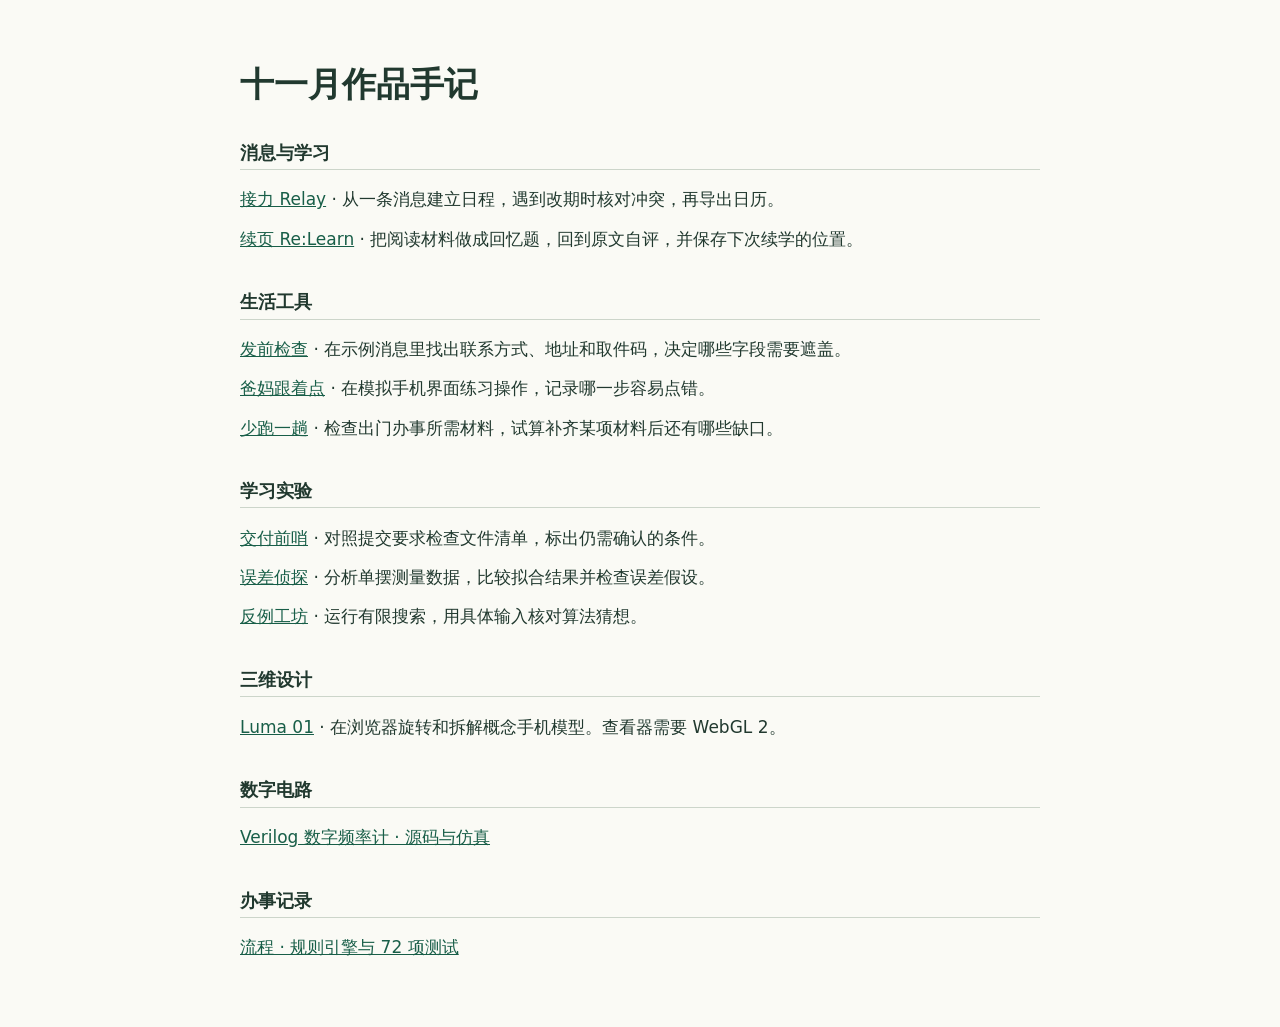
<file: index.html>
<!doctype html><html lang="zh-CN"><meta charset="utf-8"><meta name="viewport" content="width=device-width,initial-scale=1"><title>十一月作品手记</title><style>body{max-width:50rem;margin:4rem auto;padding:0 1.4rem;font:17px/1.75 system-ui,sans-serif;color:#21392f;background:#fafaf5}h1{line-height:1.2}h2{font-size:1.15rem;margin-top:2rem;border-bottom:1px solid #ccd5ca}a{color:#185e48}p{margin:.6rem 0}</style><main><h1>十一月作品手记</h1><h2>消息与学习</h2><p><a href="relay/index.html">接力 Relay</a> · 从一条消息建立日程，遇到改期时核对冲突，再导出日历。</p><p><a href="relearn/app/index.html">续页 Re:Learn</a> · 把阅读材料做成回忆题，回到原文自评，并保存下次续学的位置。</p><h2>生活工具</h2><p><a href="everyday/share.html">发前检查</a> · 在示例消息里找出联系方式、地址和取件码，决定哪些字段需要遮盖。</p><p><a href="everyday/guide.html">爸妈跟着点</a> · 在模拟手机界面练习操作，记录哪一步容易点错。</p><p><a href="everyday/trip.html">少跑一趟</a> · 检查出门办事所需材料，试算补齐某项材料后还有哪些缺口。</p><h2>学习实验</h2><p><a href="lab/delivery/index.html">交付前哨</a> · 对照提交要求检查文件清单，标出仍需确认的条件。</p><p><a href="lab/lab/index.html">误差侦探</a> · 分析单摆测量数据，比较拟合结果并检查误差假设。</p><p><a href="lab/counterexample/index.html">反例工坊</a> · 运行有限搜索，用具体输入核对算法猜想。</p><h2>三维设计</h2><p><a href="luma/Luma-01-viewer.html">Luma 01</a> · 在浏览器旋转和拆解概念手机模型。查看器需要 WebGL 2。</p><h2>数字电路</h2><a href="https://github.com/fuyoupeng2007/prototype-notebook/tree/main/frequency-meter">Verilog 数字频率计 · 源码与仿真</a><h2>办事记录</h2><a href="https://github.com/fuyoupeng2007/prototype-notebook/tree/main/xianqi">流程 · 规则引擎与 72 项测试</a></main></html>
</file>
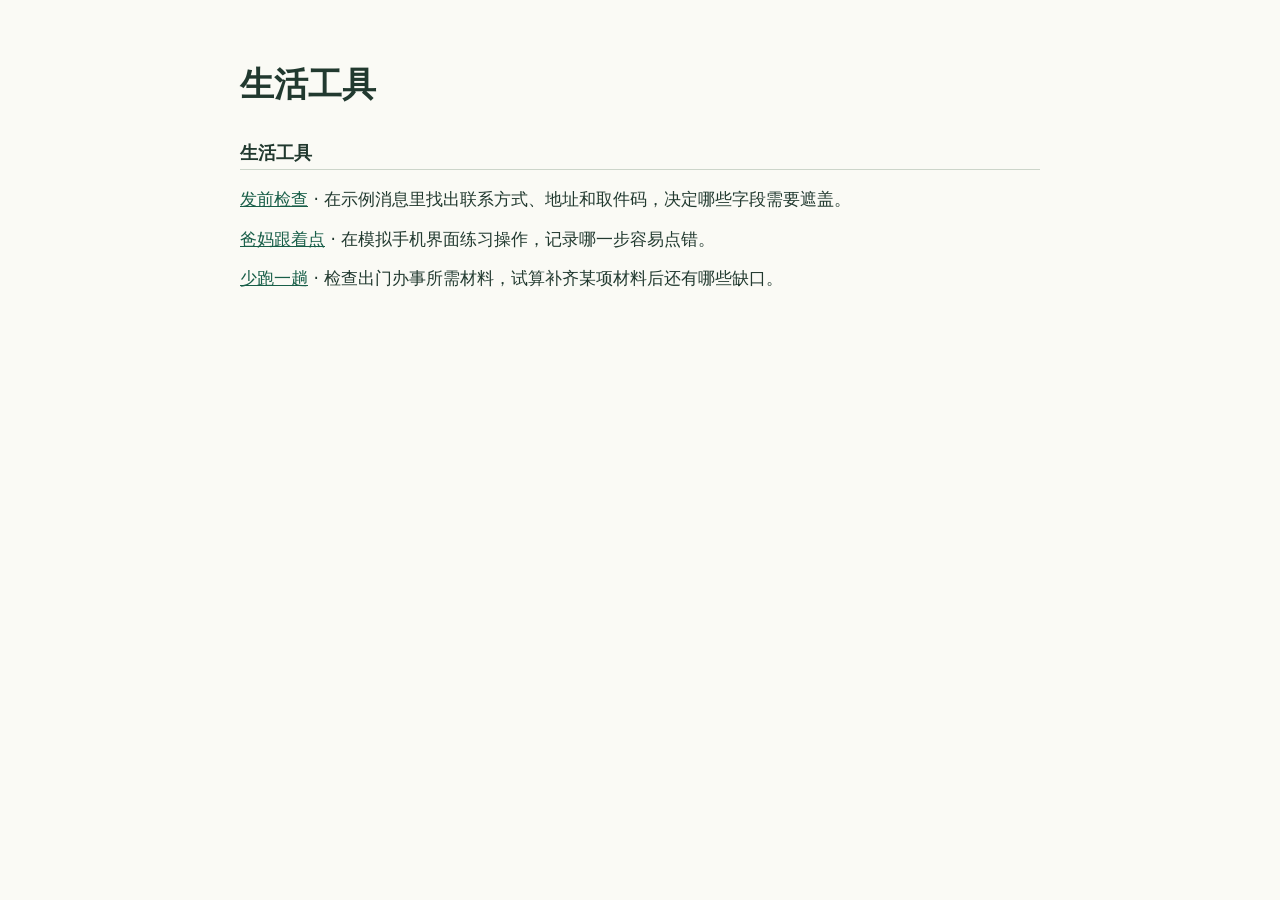
<file: everyday/index.html>
<!doctype html><html lang="zh-CN"><meta charset="utf-8"><meta name="viewport" content="width=device-width,initial-scale=1"><title>生活工具</title><style>body{max-width:50rem;margin:4rem auto;padding:0 1.4rem;font:17px/1.75 system-ui,sans-serif;color:#21392f;background:#fafaf5}h1{line-height:1.2}h2{font-size:1.15rem;margin-top:2rem;border-bottom:1px solid #ccd5ca}a{color:#185e48}p{margin:.6rem 0}</style><main><h1>生活工具</h1><h2>生活工具</h2><p><a href="share.html">发前检查</a> · 在示例消息里找出联系方式、地址和取件码，决定哪些字段需要遮盖。</p><p><a href="guide.html">爸妈跟着点</a> · 在模拟手机界面练习操作，记录哪一步容易点错。</p><p><a href="trip.html">少跑一趟</a> · 检查出门办事所需材料，试算补齐某项材料后还有哪些缺口。</p></main></html>
</file>
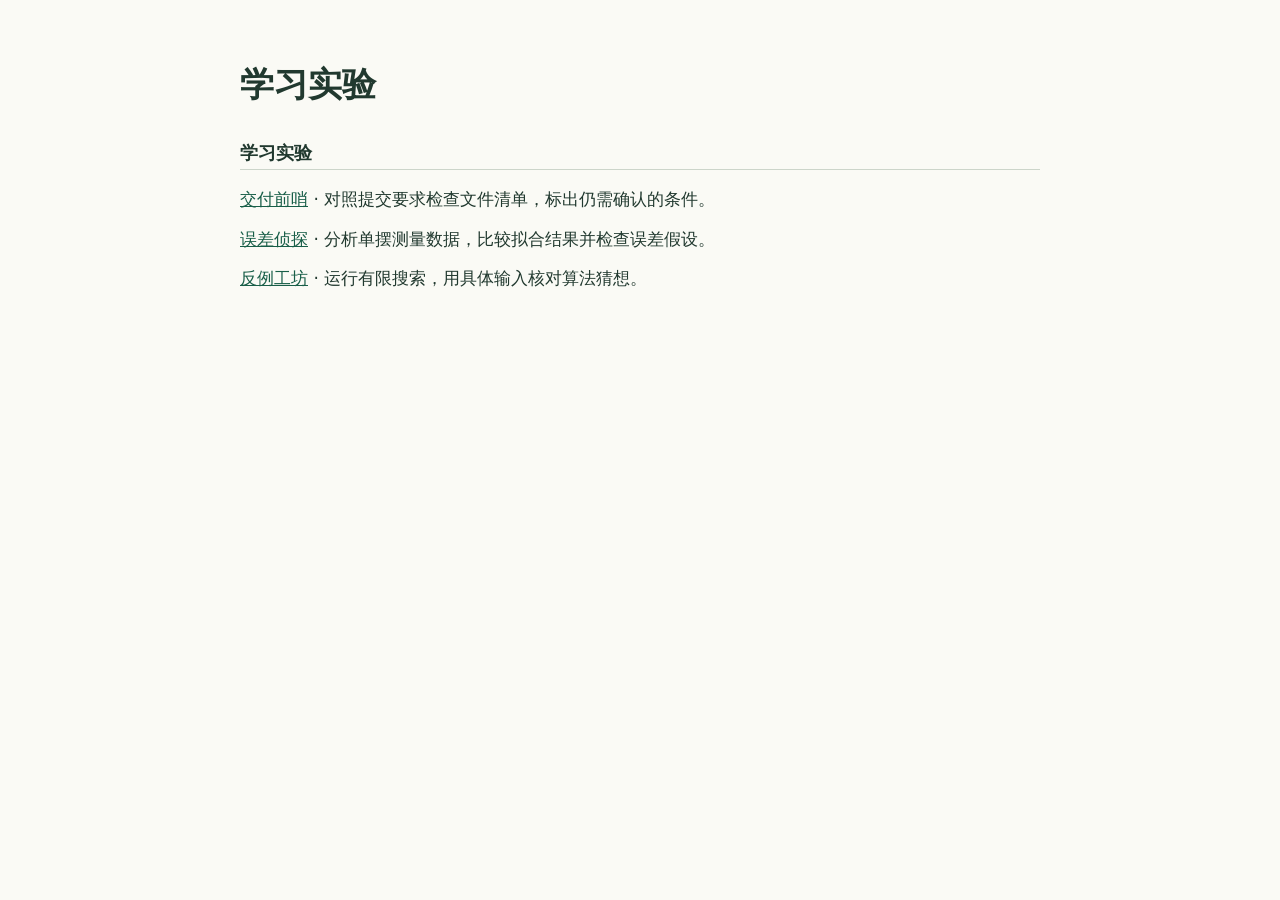
<file: lab/index.html>
<!doctype html><html lang="zh-CN"><meta charset="utf-8"><meta name="viewport" content="width=device-width,initial-scale=1"><title>学习实验</title><style>body{max-width:50rem;margin:4rem auto;padding:0 1.4rem;font:17px/1.75 system-ui,sans-serif;color:#21392f;background:#fafaf5}h1{line-height:1.2}h2{font-size:1.15rem;margin-top:2rem;border-bottom:1px solid #ccd5ca}a{color:#185e48}p{margin:.6rem 0}</style><main><h1>学习实验</h1><h2>学习实验</h2><p><a href="delivery/index.html">交付前哨</a> · 对照提交要求检查文件清单，标出仍需确认的条件。</p><p><a href="lab/index.html">误差侦探</a> · 分析单摆测量数据，比较拟合结果并检查误差假设。</p><p><a href="counterexample/index.html">反例工坊</a> · 运行有限搜索，用具体输入核对算法猜想。</p></main></html>
</file>
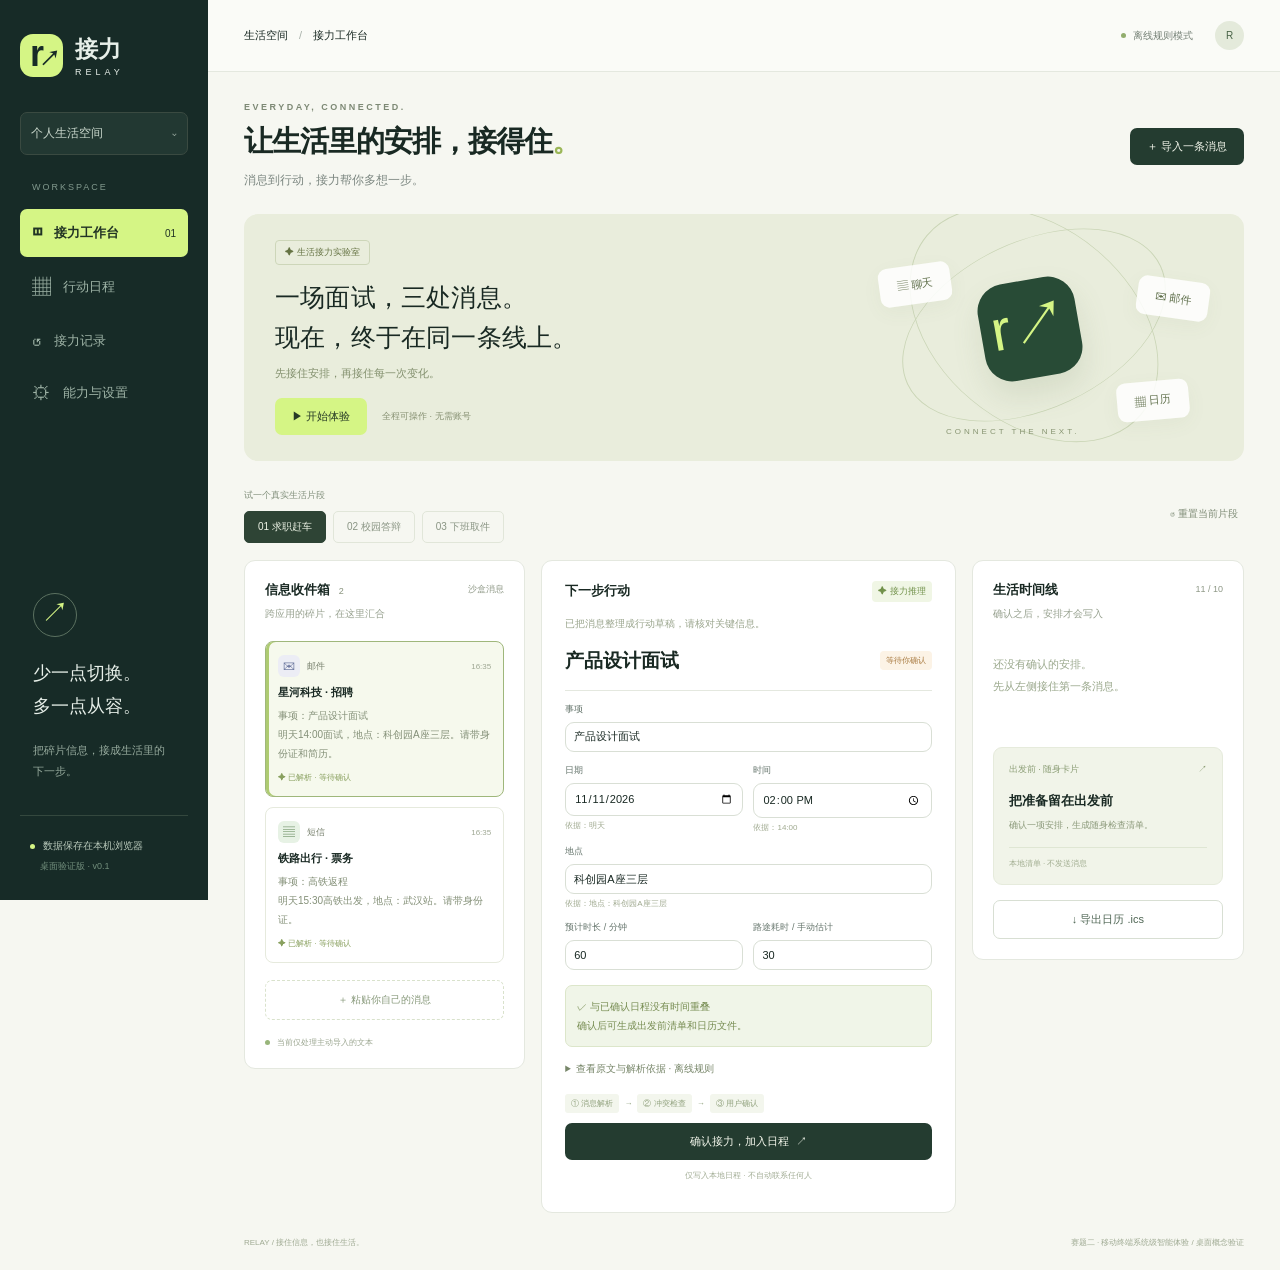
<file: relay/index.html>
<!doctype html>
<html lang="zh-CN"><head><meta charset="utf-8"><meta name="viewport" content="width=device-width, initial-scale=1"><title>接力 Relay · 让生活里的安排，接得住</title><link rel="stylesheet" href="style.css"></head>
<body><div class="shell">
 <aside class="sidebar"><a class="brand" href="#"><span class="brandmark">r<span>↗</span></span><span>接力 <small>RELAY</small></span></a><div class="workspace">个人生活空间 <span>⌄</span></div><div class="nav-label">WORKSPACE</div><nav><button class="nav active" data-view="desk"><span>◫</span> 接力工作台 <b>01</b></button><button class="nav" data-view="calendar"><span>▦</span> 行动日程</button><button class="nav" data-view="history"><span>↺</span> 接力记录</button><button class="nav" data-view="settings"><span>⚙</span> 能力与设置</button></nav><div class="side-note"><div class="mini-orbit">↗</div><h3>少一点切换。<br>多一点从容。</h3><p>把碎片信息，接成生活里的下一步。</p></div><div class="local-status"><i></i> 数据保存在本机浏览器<br><small>桌面验证版 · v0.1</small></div></aside>
 <main><header class="topbar"><span>生活空间 <span class="muted"> / </span> <b id="view-title">接力工作台</b></span><div class="topright"><span class="mode-dot"></span><span id="mode-label">离线规则模式</span><button class="avatar" aria-label="打开设置">R</button></div></header>
 <section class="page" id="desk"><div class="heading"><div><div class="eyebrow">EVERYDAY, CONNECTED.</div><h1>让生活里的安排，接得住<span>。</span></h1><p>消息到行动，接力帮你多想一步。</p></div><button class="btn dark" id="add-open">＋ 导入一条消息</button></div>
 <div class="hero"><div><span class="pill">✦ 生活接力实验室</span><h2>一场面试，三处消息。<br>现在，终于在同一条线上。</h2><p>先接住安排，再接住每一次变化。</p><div class="hero-actions"><button class="btn lime" id="walkthrough">▶ 开始体验</button><span>全程可操作 · 无需账号</span></div></div><div class="orbit-art" aria-hidden="true"><div class="orbit o1"></div><div class="orbit o2"></div><span class="floating f1">▤ 聊天</span><span class="floating f2">✉ 邮件</span><span class="floating f3">▦ 日历</span><div class="relay-core">r↗</div><span class="orbit-caption">CONNECT THE NEXT.</span></div></div>
 <div class="scenario-row"><div><span class="section-kicker">试一个真实生活片段</span><div class="scenario-tabs"><button class="scene active" data-scene="interview">01 求职赶车</button><button class="scene" data-scene="campus">02 校园答辩</button><button class="scene" data-scene="parcel">03 下班取件</button></div></div><button class="text-btn" id="reset">↺ 重置当前片段</button></div>
 <div class="board"><section class="inbox panel"><div class="panel-head"><h3>信息收件箱 <span id="message-count">3</span></h3><span class="tiny">沙盒消息</span></div><p class="panel-sub">跨应用的碎片，在这里汇合</p><div id="messages"></div><button class="import-line" id="add-open2">＋ 粘贴你自己的消息</button><div class="source-legend"><i></i> 当前仅处理主动导入的文本</div></section>
 <section class="handoff panel"><div class="panel-head"><h3>下一步行动</h3><span class="live-tag">✦ 接力推理</span></div><div id="action-detail"></div></section>
 <section class="today panel"><div class="panel-head"><h3>生活时间线</h3><span class="tiny" id="base-date"></span></div><p class="panel-sub">确认之后，安排才会写入</p><div id="timeline"></div><div class="phone-card"><div class="phone-top"><span>出发前 · 随身卡片</span><span>↗</span></div><h3 id="phone-title">把准备留在出发前</h3><p id="phone-route">确认一项安排，生成随身检查清单。</p><div id="checklist"></div><div class="phone-bottom">本地清单 · 不发送消息</div></div><button class="btn outline full" id="export">↓ 导出日历 .ics</button></section></div>
 <footer><span>RELAY / 接住信息，也接住生活。</span><span>赛题二 · 移动终端系统级智能体验 / 桌面概念验证</span></footer></section>
 <section class="page hidden" id="calendar"><div class="eyebrow">YOUR NEXT STEPS</div><h1>行动日程</h1><p class="intro">这里的每一项安排，都经过你的确认。日历导出可导入系统日历。</p><div id="calendar-list"></div><button class="btn dark" id="export2">↓ 导出已确认日程</button></section>
 <section class="page hidden" id="history"><div class="eyebrow">TRACEABLE BY DESIGN</div><h1>每一次接力，都有来路。</h1><p class="intro">记录变更、来源与确认。撤销最近一次操作后，日程恢复到操作前。</p><button class="btn outline" id="undo">↶ 撤销最近一次确认</button><div id="history-list"></div></section>
 <section class="page hidden" id="settings"><div class="eyebrow">BUILT FOR TRUST</div><h1>能力透明，使用从容。</h1><div class="settings-grid"><article class="panel"><h3>当前版本能做什么</h3><p>本地文本提取、变更关联、日程冲突检查、可编辑确认、撤销、清单与日历文件导出。</p><p>默认解析使用可解释规则，没有调用大模型。沙盒代表未来消息入口，不会读取真实微信、邮件或通知。路线耗时由你填写，不是实时地图预测。</p><label>日期上下文（解析“明天”）<input type="date" id="context-date"></label><button class="btn dark" id="save-date">保存日期上下文</button></article><article class="panel"><h3>可选：接入本机 Ollama 模型</h3><p>用“启动本地模型服务.cmd”启动后，可使用已安装的 Ollama 模型。文本仅发送到本机 127.0.0.1:11434。模型未启动时会明确回退到规则解析。</p><label>已安装的模型名<input id="model-name" placeholder="例如 qwen3:4b"></label><label class="check-label"><input type="checkbox" id="use-model"> 导入消息时调用本机模型</label><button class="btn dark" id="save-model">保存解析设置</button><p id="model-status" class="tiny"></p></article><article class="panel"><h3>Android 接力路线</h3><p>第一步：Android 分享入口 + 本地数据库。第二步：用户授权的通知接入、日历 Intent、系统提醒。第三步：本地模型评测、低置信度追问与真实设备功耗测试。</p><p>桌面版不具备手机系统权限；Android 实机应用尚未交付。</p></article><article class="panel"><h3>你的数据，你来决定</h3><p>消息和操作记录保存在当前浏览器。无遥测、无账号、无外部 CDN。可导出 JSON 存档。</p><button class="btn outline" id="backup">↓ 导出本地存档</button><button class="btn danger" id="clear">清空本地数据</button></article></div></section>
 </main></div><dialog id="import-dialog"><form id="import-form"><div class="dialog-head"><h2>把消息，交给接力。</h2><button type="button" class="icon-btn" id="close-dialog" aria-label="关闭">×</button></div><p>粘贴一条通知、聊天或邮件正文。明确的日期、时间和地点会更准确。</p><label>消息来源<select id="input-source"><option>聊天</option><option>短信</option><option>邮件</option><option>手动记录</option></select></label><label>消息正文<textarea id="input-text" rows="6" required maxlength="5000" placeholder="明天下午3点面试，地点：科创园A座。请带身份证和简历。"></textarea></label><p class="tiny">日期上下文：<span id="dialog-date"></span> · 支持明确日期、今天、明天、后天；模糊时间需要你补充。</p><button class="btn dark full" id="parse-submit" type="submit">✦ 解析为行动卡</button></form></dialog><div id="toast" role="status"></div><script src="engine.js"></script><script src="app.js"></script></body></html>
</file>
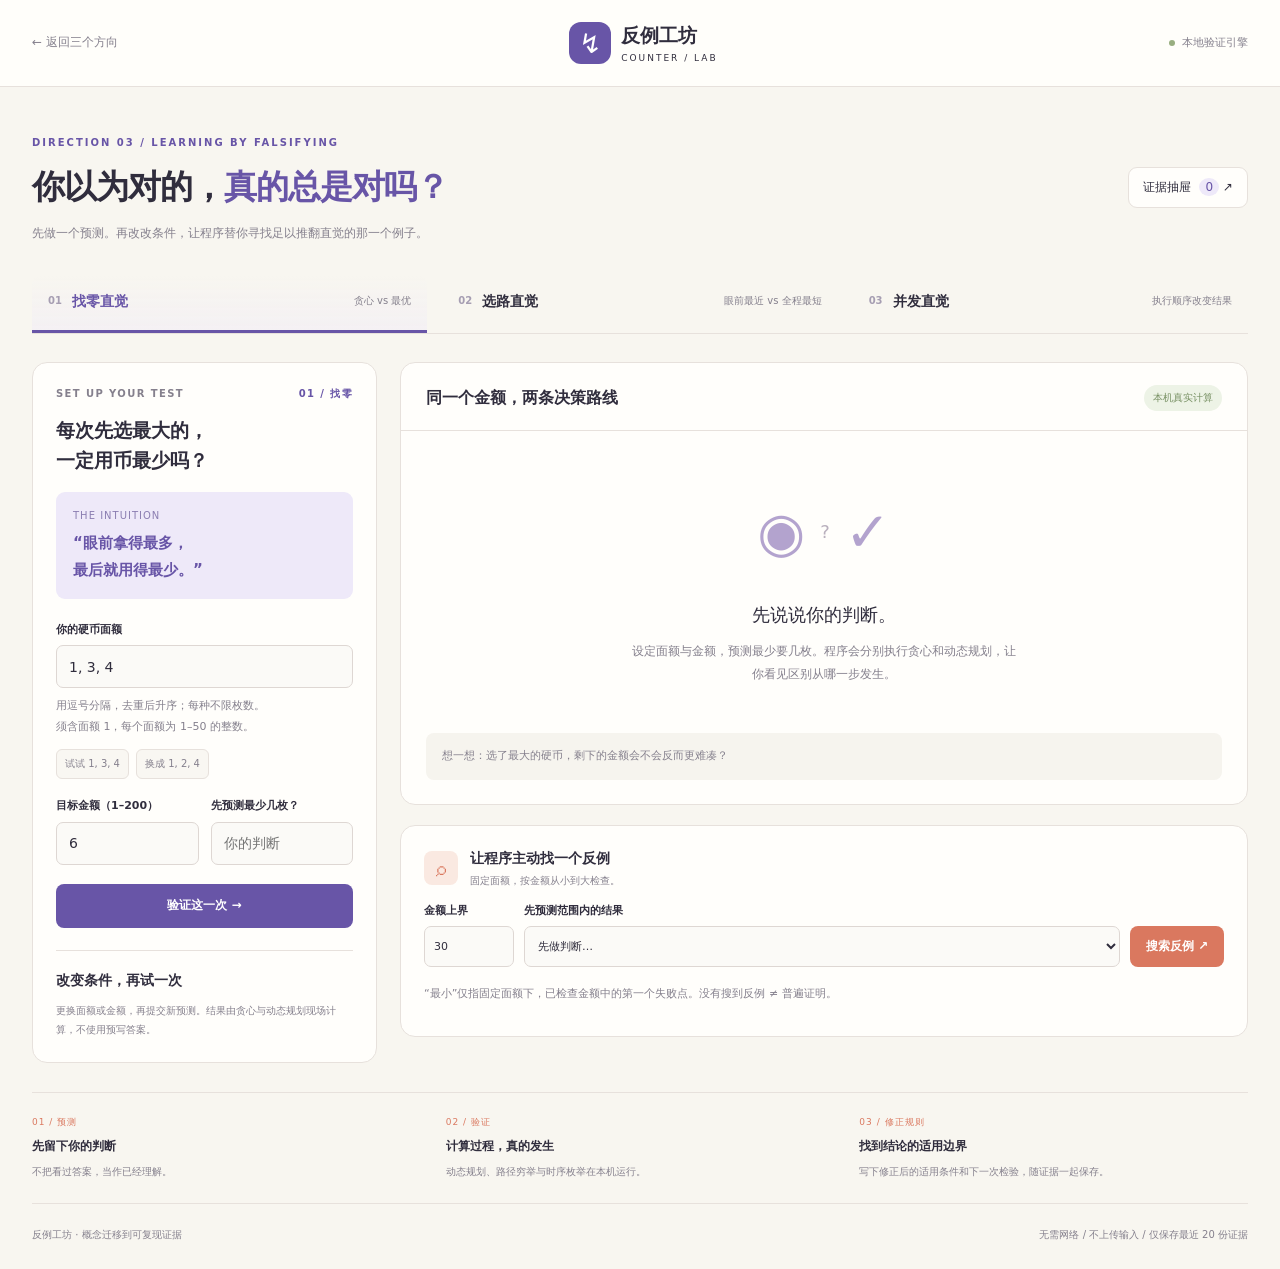
<file: lab/counterexample/index.html>
<!doctype html><html lang="zh-CN"><head><meta charset="utf-8"><meta name="viewport" content="width=device-width,initial-scale=1"><meta name="theme-color" content="#6855a7"><title>反例工坊 · 让直觉经得起一次实验</title><link rel="stylesheet" href="style.css"></head><body><header class="top"><a class="back" href="../index.html">← 返回三个方向</a><a class="brand" href="./index.html"><span class="logo">↯</span><b>反例工坊 <small>COUNTER / LAB</small></b></a><div class="status"><i></i>本地验证引擎</div></header><main><section class="intro"><div><span class="eyebrow">DIRECTION 03 / LEARNING BY FALSIFYING</span><h1>你以为对的，<em>真的总是对吗？</em></h1><p>先做一个预测。再改改条件，让程序替你寻找足以推翻直觉的那一个例子。</p></div><button class="outline-btn" id="open-evidence">证据抽屉 <span id="evidence-count">0</span> ↗</button></section><nav class="tabs" aria-label="选择实验"><button class="active" data-tab="coins" aria-selected="true"><span>01</span> 找零直觉 <small>贪心 vs 最优</small></button><button data-tab="paths" aria-selected="false"><span>02</span> 选路直觉 <small>眼前最近 vs 全程最短</small></button><button data-tab="threads" aria-selected="false"><span>03</span> 并发直觉 <small>执行顺序改变结果</small></button></nav><div id="experiment"></div><section class="principles"><div><span>01 / 预测</span><b>先留下你的判断</b><p>不把看过答案，当作已经理解。</p></div><div><span>02 / 验证</span><b>计算过程，真的发生</b><p>动态规划、路径穷举与时序枚举在本机运行。</p></div><div><span>03 / 修正规则</span><b>找到结论的适用边界</b><p>写下修正后的适用条件和下一次检验，随证据一起保存。</p></div></section><footer><span>反例工坊 · 概念迁移到可复现证据</span><span>无需网络 / 不上传输入 / 仅保存最近 20 份证据</span></footer></main><dialog id="drawer"></dialog><div id="toast" role="status"></div><script src="engine.js"></script><script src="evidence.js"></script><script src="../ai.js"></script><script src="app.js"></script></body></html>
</file>
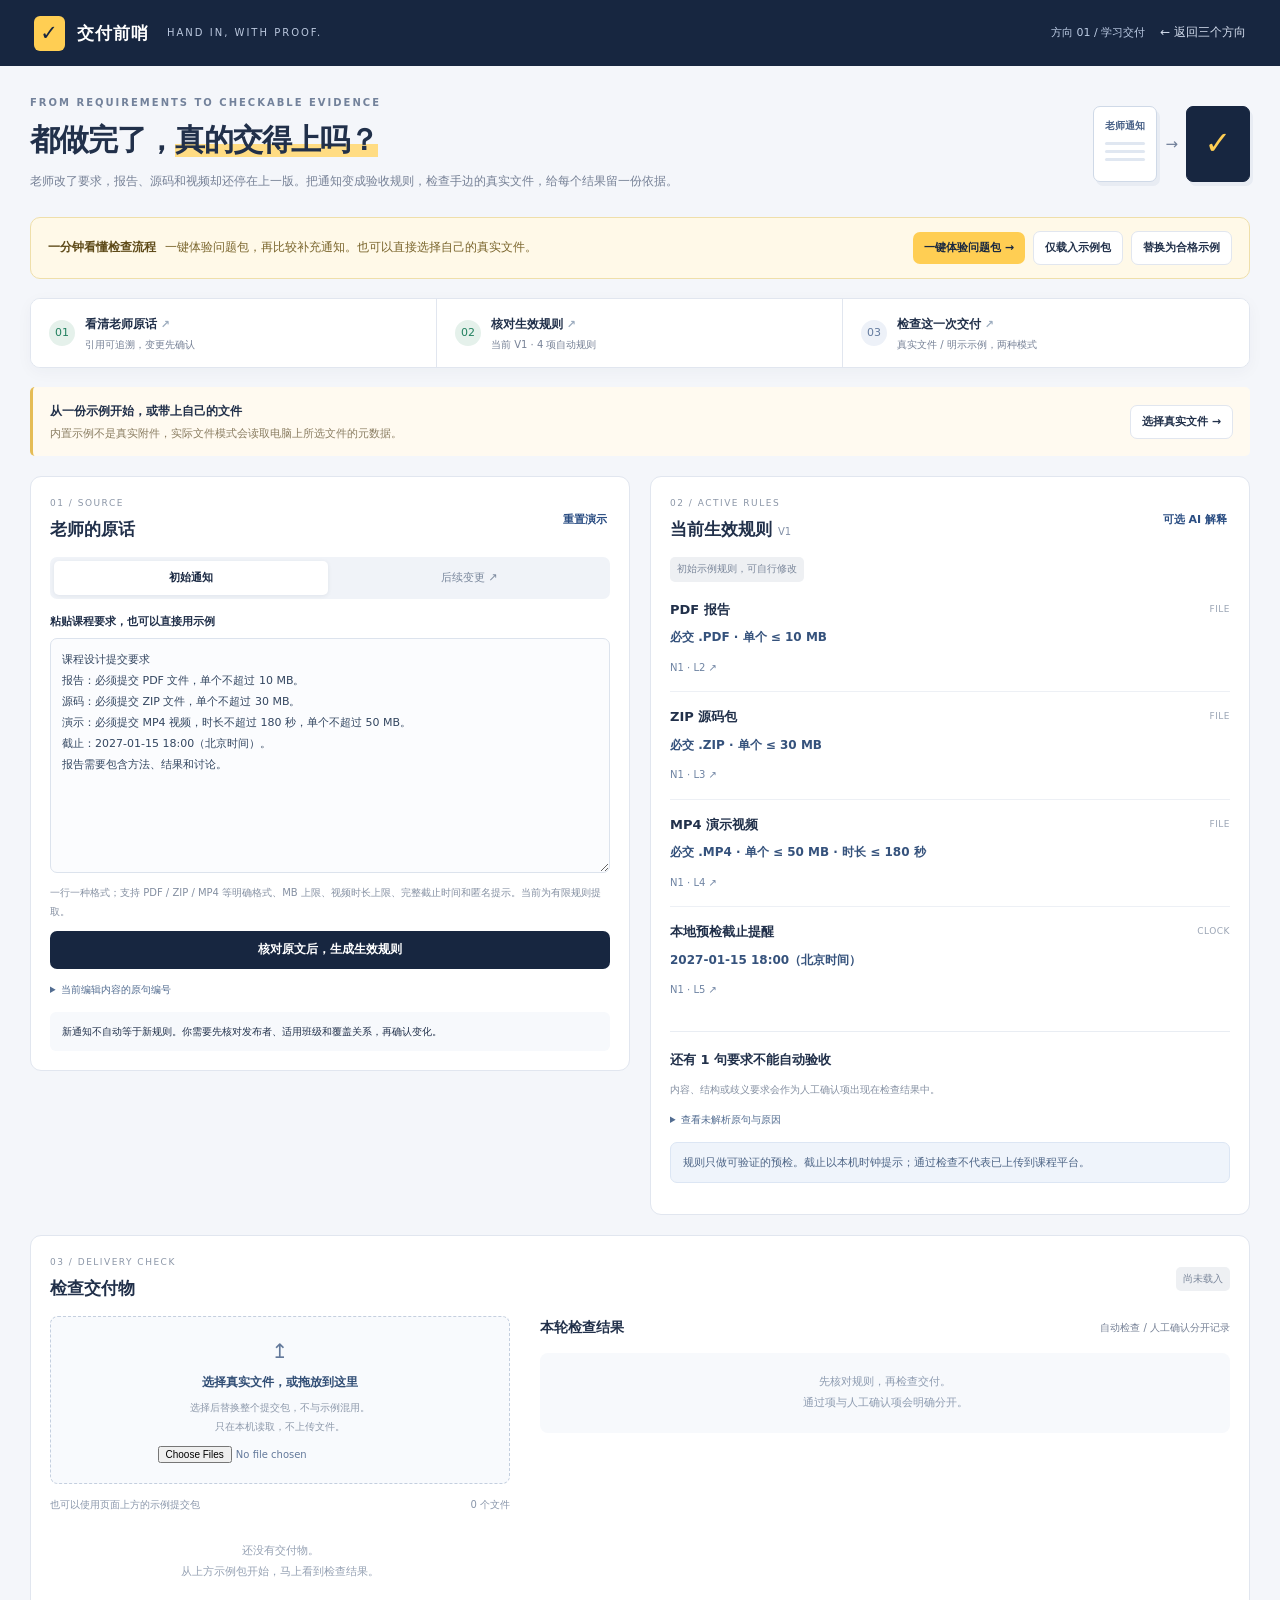
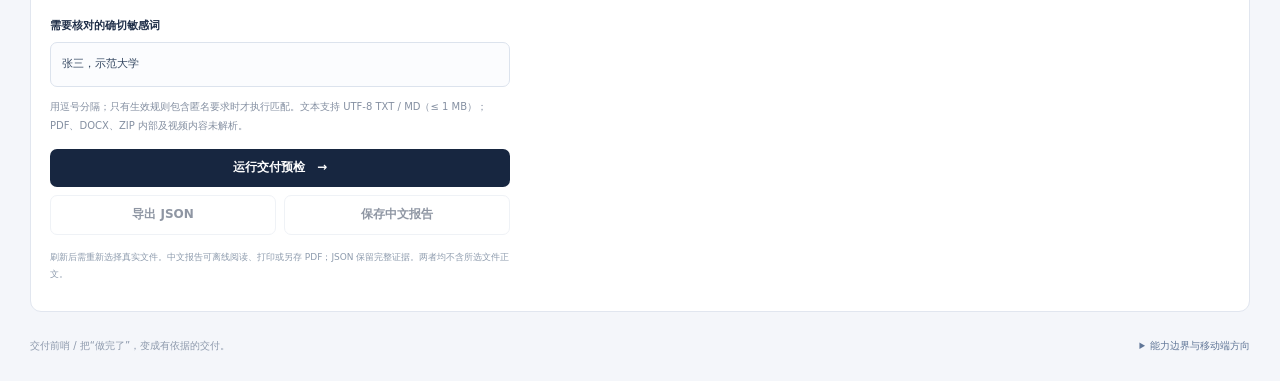
<file: lab/delivery/index.html>
<!doctype html>
<html lang="zh-CN"><head><meta charset="utf-8"><meta name="viewport" content="width=device-width,initial-scale=1"><meta name="theme-color" content="#172640"><title>交付前哨 · 通知到验收</title><link rel="stylesheet" href="style.css"></head><body><div id="app"></div><dialog id="source-dialog"></dialog><div id="toast" role="status" aria-live="polite"></div><script src="../ai.js"></script><script src="app.js"></script></body></html>
</file>
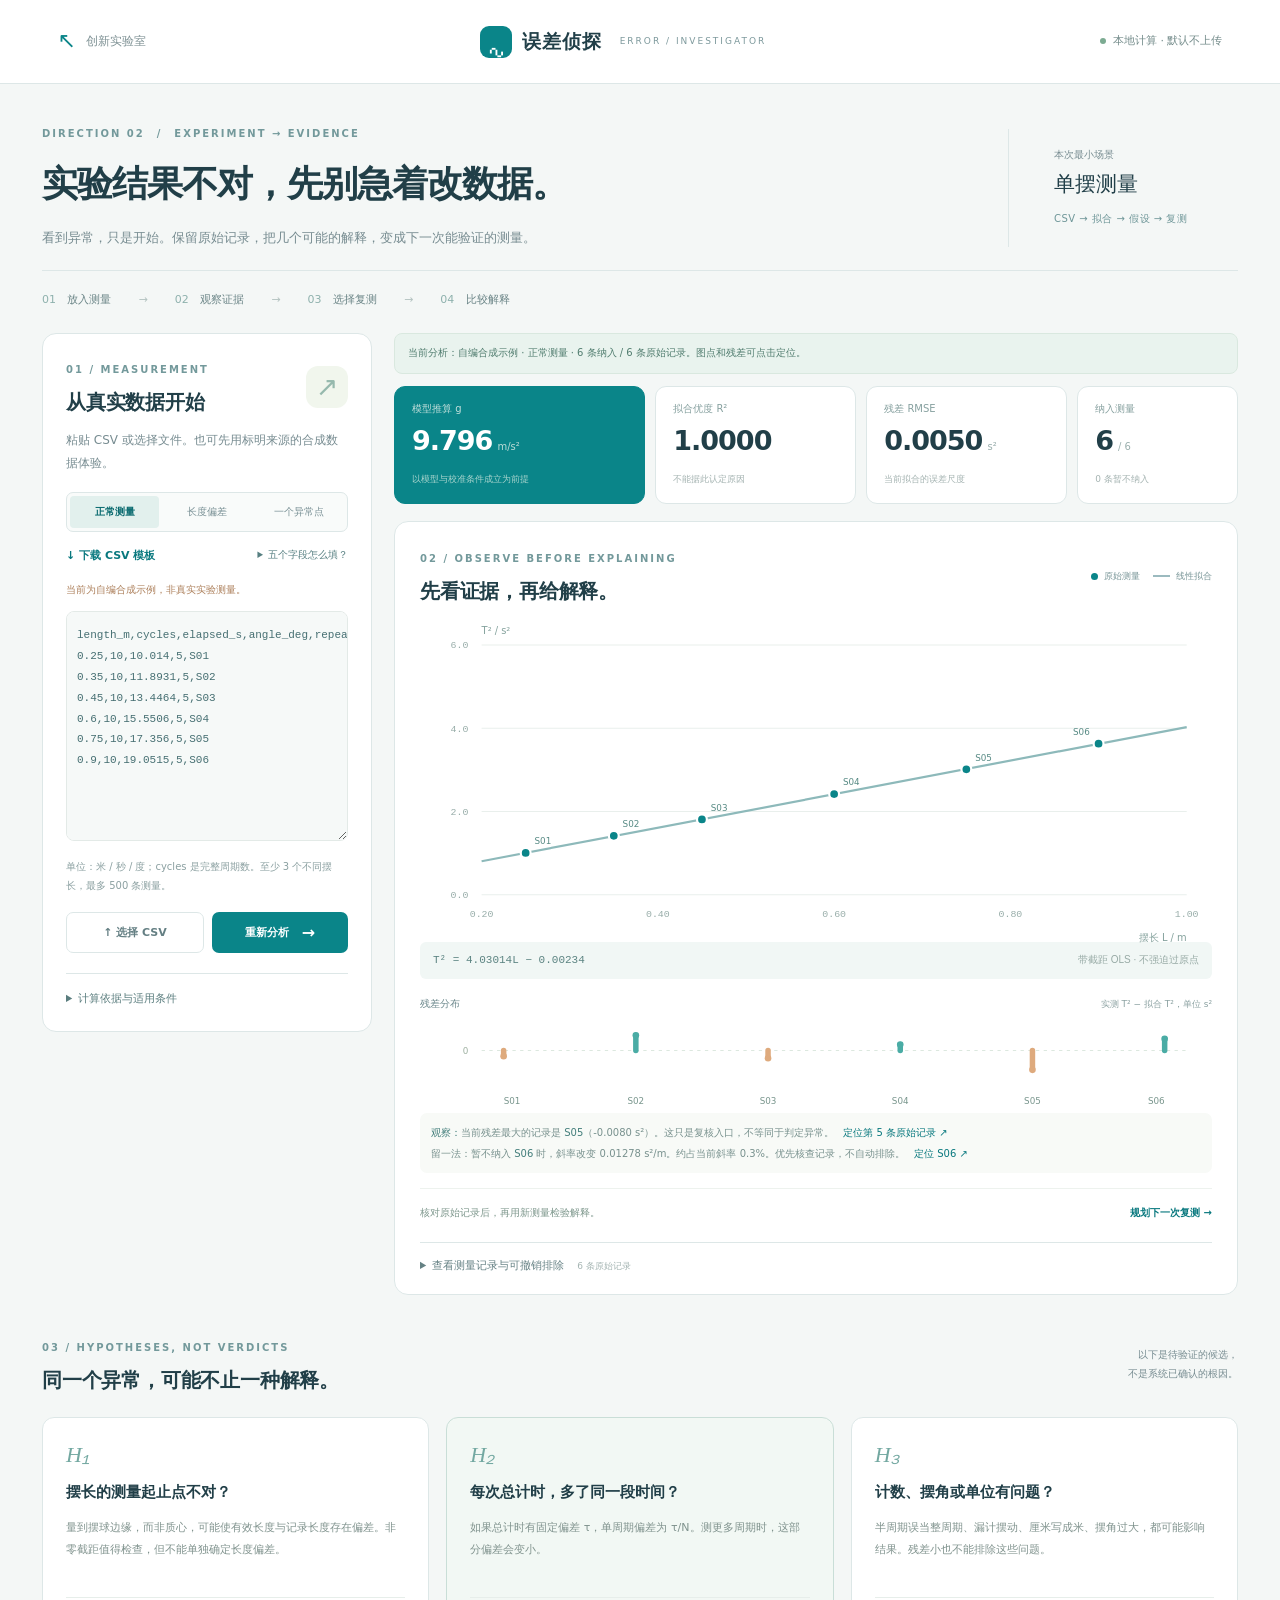
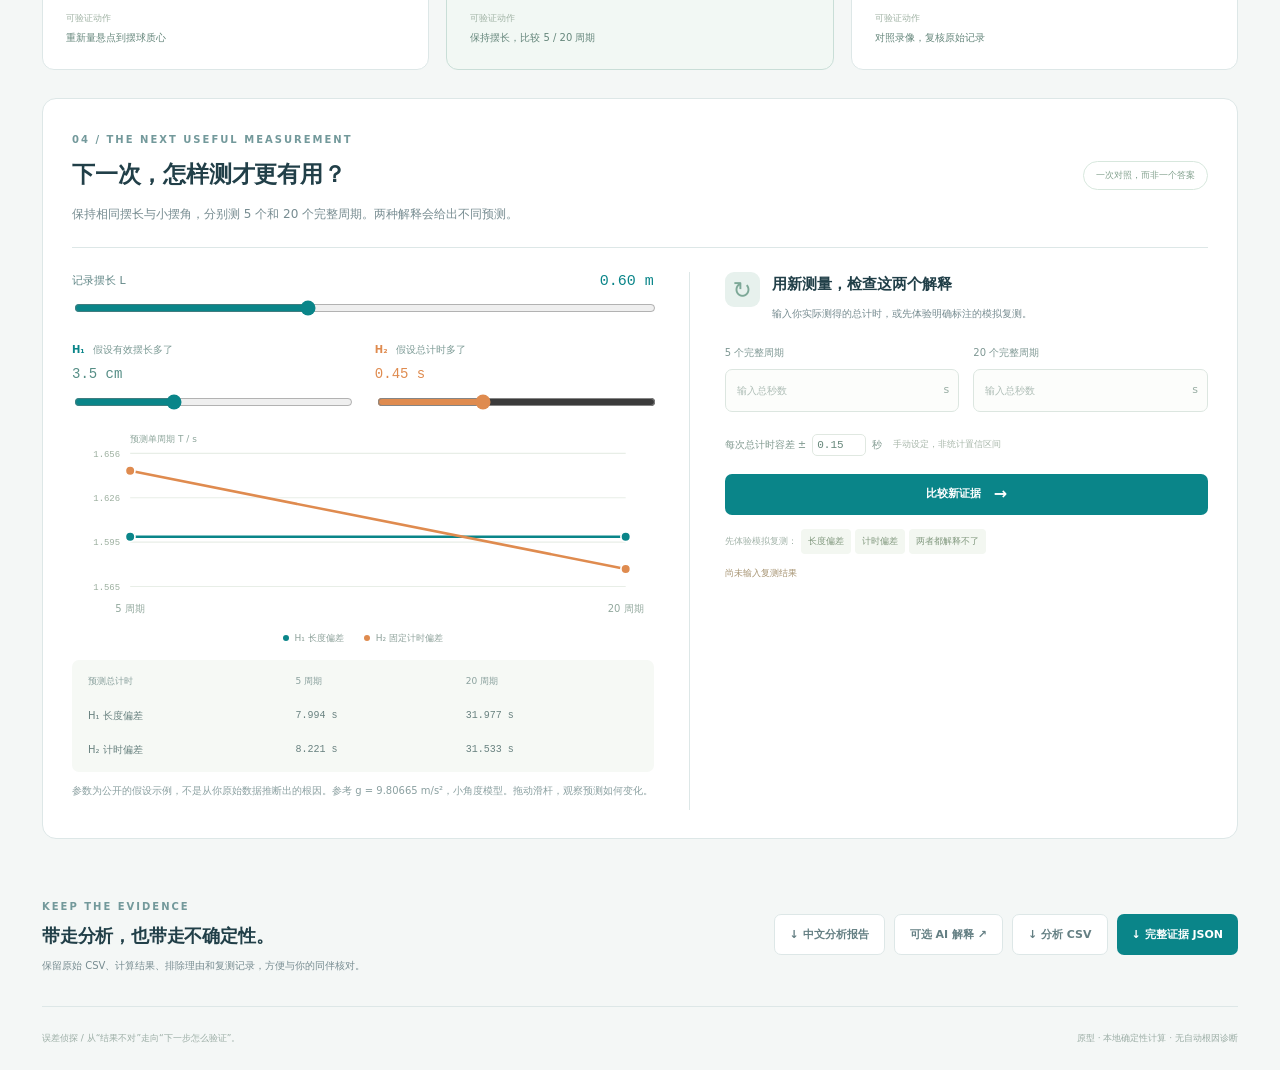
<file: lab/lab/index.html>
<!doctype html>
<html lang="zh-CN"><head><meta charset="utf-8"><meta name="viewport" content="width=device-width,initial-scale=1"><meta name="theme-color" content="#087f83"><title>误差侦探 · 下一次，测得更明白</title><link rel="stylesheet" href="style.css"></head><body>
<header class="top"><a href="../index.html" class="back"><span>↖</span> 创新实验室</a><div class="brand"><span class="brand-mark">∿</span><b>误差侦探</b><small>ERROR / INVESTIGATOR</small></div><span class="status"><i></i>本地计算 · 默认不上传</span></header>
<main><section class="hero"><div><p class="eyebrow">DIRECTION 02　/　EXPERIMENT → EVIDENCE</p><h1>实验结果不对，<br class="mobile-break">先别急着改数据。</h1><p class="intro">看到异常，只是开始。保留原始记录，把几个可能的解释，变成下一次能验证的测量。</p></div><div class="hero-aside"><span>本次最小场景</span><strong>单摆测量</strong><small>CSV → 拟合 → 假设 → 复测</small></div></section>
<div class="workflow" aria-label="操作流程"><span><b>01</b> 放入测量</span><i>→</i><span><b>02</b> 观察证据</span><i>→</i><span><b>03</b> 选择复测</span><i>→</i><span><b>04</b> 比较解释</span></div>
<div class="workspace"><aside class="panel input-panel"><div class="section-top"><div><span class="kicker">01 / MEASUREMENT</span><h2>从真实数据开始</h2></div><span class="step-icon">↗</span></div><p class="muted">粘贴 CSV 或选择文件。也可先用标明来源的合成数据体验。</p><div class="sample-switch" role="group" aria-label="合成示例选择"><button type="button" data-sample="normal" class="selected">正常测量</button><button type="button" data-sample="offset">长度偏差</button><button type="button" data-sample="outlier">一个异常点</button></div><div class="template-tools"><button type="button" id="download-template" class="text-button">↓ 下载 CSV 模板</button><details class="csv-fields"><summary>五个字段怎么填？</summary><dl><dt>length_m</dt><dd>悬点至摆球质心，单位米；如 60 cm 填 0.60。</dd><dt>cycles</dt><dd>完整来回次数，正整数；如计时 10 个周期填 10。</dd><dt>elapsed_s</dt><dd>这 N 个完整周期的总秒数，不是单周期。</dd><dt>angle_deg</dt><dd>释放时摆角，单位度；本模型建议不超过 10°。</dd><dt>repeat_id</dt><dd>测量编号，如 A01，便于追溯原始记录。</dd></dl><p>模板含 6 行合成示例，可直接运行。用于真实实验时，请替换为你的测量；保留英文列名，以英文逗号分隔，保存为 UTF-8 CSV。</p></details></div><div class="sample-note" id="sample-note">当前为自编合成示例，非真实实验测量。</div><label class="sr-only" for="csv-input">CSV测量数据</label><textarea id="csv-input" spellcheck="false" aria-describedby="csv-help"></textarea><p id="csv-help" class="tiny">单位：米 / 秒 / 度；cycles 是完整周期数。至少 3 个不同摆长，最多 500 条测量。</p><div class="input-actions"><label class="button secondary" for="file-input">↑ 选择 CSV</label><input id="file-input" type="file" accept=".csv,text/csv,text/plain" class="sr-only"><button class="button primary" id="analyze">重新分析 <span>→</span></button></div><div class="error" id="input-error" role="alert" hidden></div><div class="dirty" id="dirty-note" hidden>输入已修改。点击“重新分析”更新右侧结果。</div><details class="assumptions"><summary>计算依据与适用条件</summary><p><b>T = 总计时 ÷ 完整周期数</b><br>T² = aL + b；g = 4π²/a。使用带截距的普通最小二乘拟合，不强迫过原点。</p><p>摆长为悬点至摆球质心的距离。默认小摆角，记录超过 10° 时提示检查模型；完整周期是来回一次。</p><p>高 R² 不代表测量正确，也不证明根因。手机相机与传感器尚未接入；可以先导入外部仪器导出的数据。</p></details></aside>
<section class="results"><div id="analysis-status" class="analysis-status" role="status"></div><div class="metrics" id="metrics"></div><article class="panel chart-panel"><div class="section-top"><div><span class="kicker">02 / OBSERVE BEFORE EXPLAINING</span><h2>先看证据，再给解释。</h2></div><div class="chart-key"><span><i class="teal"></i>原始测量</span><span><i class="line"></i>线性拟合</span></div></div><div id="main-chart" class="chart" aria-live="polite"></div><div class="fit-line" id="fit-line"></div><div class="residual-head"><b>残差分布</b><span>实测 T² − 拟合 T²，单位 s²</span></div><div id="residual-chart"></div><div id="observations" class="observation-notes"></div><div id="inspection-caption" class="inspection-caption" hidden></div><div class="analysis-next"><span>核对原始记录后，再用新测量检验解释。</span><button type="button" class="text-button" id="go-retest">规划下一次复测 →</button></div><details class="data-detail" id="data-details"><summary>查看测量记录与可撤销排除 <span id="row-count"></span></summary><p class="tiny">没有数据会被自动删除。排除仅影响本次拟合，必须注明理由；随时可以恢复。</p><div class="table-scroll"><table><thead><tr><th>记录</th><th>L / m</th><th>N</th><th>总计时 / s</th><th>T / s</th><th>残差 / s²</th><th>纳入拟合</th></tr></thead><tbody id="data-body"></tbody></table></div><div class="audit" id="audit-log"></div></details></article></section></div>
<section class="hypotheses"><div class="wide-heading"><div><span class="kicker">03 / HYPOTHESES, NOT VERDICTS</span><h2>同一个异常，可能不止一种解释。</h2></div><p class="muted">以下是待验证的候选，<br>不是系统已确认的根因。</p></div><div class="hypothesis-grid"><article class="hypothesis-card"><span class="hypo-id">H₁</span><h3>摆长的测量起止点不对？</h3><p>量到摆球边缘，而非质心，可能使有效长度与记录长度存在偏差。非零截距值得检查，但不能单独确定长度偏差。</p><div class="check-next"><span>可验证动作</span>重新量悬点到摆球质心</div></article><article class="hypothesis-card featured"><span class="hypo-id">H₂</span><h3>每次总计时，多了同一段时间？</h3><p>如果总计时有固定偏差 τ，单周期偏差为 τ/N。测更多周期时，这部分偏差会变小。</p><div class="check-next"><span>可验证动作</span>保持摆长，比较 5 / 20 周期</div></article><article class="hypothesis-card"><span class="hypo-id">H₃</span><h3>计数、摆角或单位有问题？</h3><p>半周期误当整周期、漏计摆动、厘米写成米、摆角过大，都可能影响结果。残差小也不能排除这些问题。</p><div class="check-next"><span>可验证动作</span>对照录像，复核原始记录</div></article></div></section>
<section class="panel retest-panel" id="retest"><div class="wide-heading"><div><span class="kicker">04 / THE NEXT USEFUL MEASUREMENT</span><h2>下一次，怎样测才更有用？</h2><p class="muted">保持相同摆长与小摆角，分别测 5 个和 20 个完整周期。两种解释会给出不同预测。</p></div><span class="outline-badge">一次对照，而非一个答案</span></div><div class="retest-layout"><div class="prediction"><div class="param-top"><label for="retest-length">记录摆长 L <span id="length-value"></span></label><input id="retest-length" type="range" min="0.2" max="1.2" step="0.05" value="0.6"></div><div class="parameter-grid"><div class="param"><label for="offset-range"><b>H₁</b> 假设有效摆长多了 <output id="offset-value"></output></label><input id="offset-range" type="range" min="0" max="0.1" step="0.005" value="0.035"></div><div class="param"><label for="timer-range"><b>H₂</b> 假设总计时多了 <output id="timer-value"></output></label><input id="timer-range" type="range" min="0" max="1.2" step="0.05" value="0.45"></div></div><div id="prediction-chart" class="prediction-chart"></div><div class="prediction-legend"><span><i class="teal"></i>H₁ 长度偏差</span><span><i class="orange"></i>H₂ 固定计时偏差</span></div><div id="prediction-table"></div><p class="tiny">参数为公开的假设示例，不是从你原始数据推断出的根因。参考 g = 9.80665 m/s²，小角度模型。拖动滑杆，观察预测如何变化。</p></div><div class="retest-input"><div class="retest-title"><span class="small-symbol">↻</span><div><h3>用新测量，检查这两个解释</h3><p class="muted">输入你实际测得的总计时，或先体验明确标注的模拟复测。</p></div></div><div class="observation-inputs"><label for="elapsed-five"><span>5 个完整周期</span><div class="unit-input"><input id="elapsed-five" type="number" min="0.01" step="0.001" placeholder="输入总秒数"><i>s</i></div></label><label for="elapsed-twenty"><span>20 个完整周期</span><div class="unit-input"><input id="elapsed-twenty" type="number" min="0.01" step="0.001" placeholder="输入总秒数"><i>s</i></div></label></div><label for="tolerance" class="tolerance">每次总计时容差 ± <input id="tolerance" type="number" min="0.01" max="3" step="0.01" value="0.15"> 秒 <span>手动设定，非统计置信区间</span></label><button class="button primary full" id="compare-retest">比较新证据 <span>→</span></button><div class="simulation-actions"><span>先体验模拟复测：</span><button data-retest-demo="length">长度偏差</button><button data-retest-demo="timer">计时偏差</button><button data-retest-demo="neither">两者都解释不了</button></div><div class="retest-source" id="retest-source">尚未输入复测结果</div><div class="retest-error error" id="retest-error" hidden role="alert"></div><div id="retest-result" aria-live="polite"></div></div></div></section>
<section class="export-bar"><div><span class="kicker">KEEP THE EVIDENCE</span><h2>带走分析，也带走不确定性。</h2><p class="muted">保留原始 CSV、计算结果、排除理由和复测记录，方便与你的同伴核对。</p></div><div class="export-actions"><button class="button secondary" id="export-report">↓ 中文分析报告</button><button class="button secondary" id="ai-explain">可选 AI 解释 ↗</button><button class="button secondary" id="export-csv">↓ 分析 CSV</button><button class="button primary" id="export-json">↓ 完整证据 JSON</button></div></section><footer><span>误差侦探 / 从“结果不对”走向“下一步怎么验证”。</span><span>原型 · 本地确定性计算 · 无自动根因诊断</span></footer>
</main><dialog id="exclude-dialog"><h2>为什么暂不纳入这条记录？</h2><p class="muted">原始数据仍会保留。请输入可核对的理由，例如“计时中途被打断，已记录复测计划”。</p><label for="exclude-reason">排除理由</label><textarea id="exclude-reason" maxlength="250" placeholder="请勿仅因为 g 不接近参考值而排除数据。"></textarea><p class="error" id="exclude-error" hidden role="alert"></p><div class="dialog-actions"><button class="button secondary" id="cancel-exclude">取消</button><button class="button primary" id="confirm-exclude">注明理由并重算</button></div></dialog><div id="toast" role="status" hidden></div><script src="engine.js"></script><script src="../ai.js"></script><script src="app.js"></script></body></html>
</file>
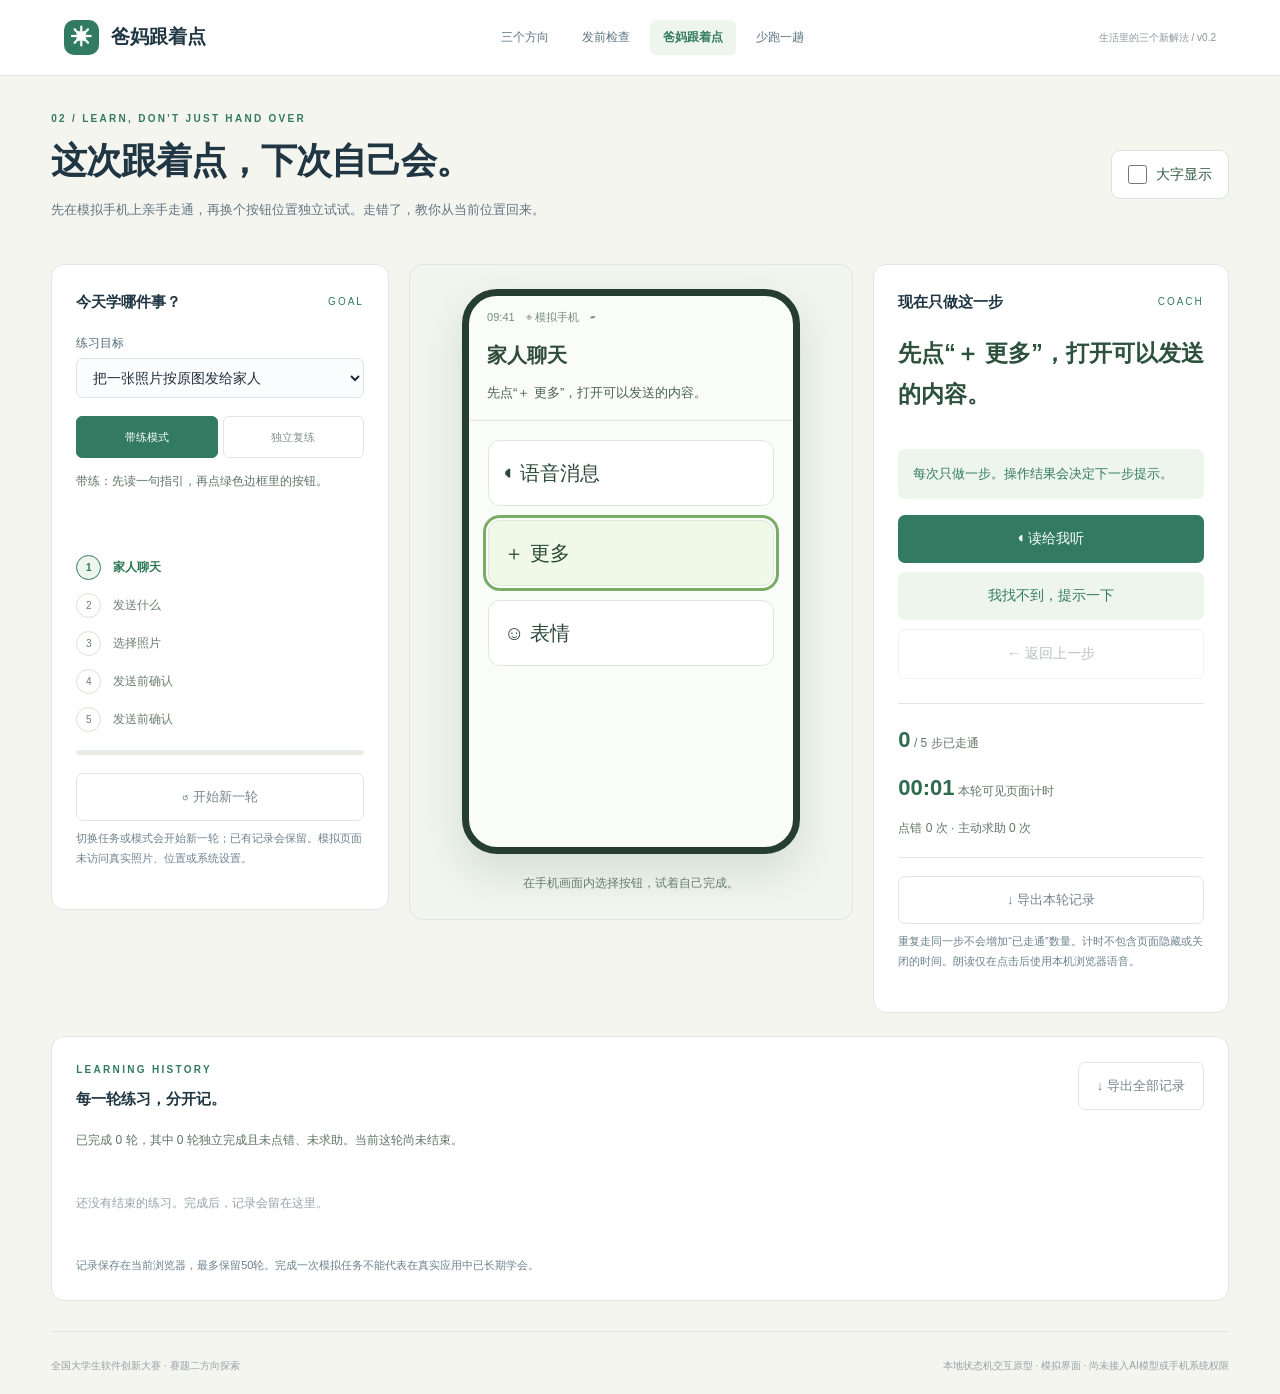
<file: everyday/guide.html>
<!doctype html>
<html lang="zh-CN"><head><meta charset="utf-8"><meta name="viewport" content="width=device-width,initial-scale=1"><title>爸妈跟着点 · 赛题二交互实验</title><link rel="stylesheet" href="style.css"><link rel="stylesheet" href="guide-v2.css"></head>
<body class="green"><header><a class="logo" href="index.html"><span class="mark">✳</span>爸妈跟着点</a><nav class="nav" aria-label="程序导航"><a href="index.html">三个方向</a><a href="share.html">发前检查</a><a href="guide.html" class="active" aria-current="page">爸妈跟着点</a><a href="trip.html">少跑一趟</a></nav><span class="local">生活里的三个新解法 / v0.2</span></header>
<main><div class="intro-row"><div><div class="eyebrow">02 / LEARN, DON'T JUST HAND OVER</div><h1>这次跟着点，下次自己会。</h1><p class="lead">先在模拟手机上亲手走通，再换个按钮位置独立试试。走错了，教你从当前位置回来。</p></div><label class="guide-size-control"><input id="large-text" type="checkbox"> 大字显示</label></div>
<div class="layout guide-layout"><section class="panel guide-goal"><div class="panel-header"><h3>今天学哪件事？</h3><span class="num">GOAL</span></div><label for="task">练习目标</label><select id="task"><option value="photo">把一张照片按原图发给家人</option><option value="font">把手机文字调大</option><option value="bus">查看附近公交的到站信息</option></select><div class="seg" role="group" aria-label="练习模式"><button id="teach" class="active" aria-pressed="true">带练模式</button><button id="practice" aria-pressed="false">独立复练</button></div><p class="small" id="mode-note"></p><div class="step-list" id="steps" aria-label="练习步骤"></div><div class="progress" role="progressbar" aria-label="当前路径进度" aria-valuemin="0" aria-valuemax="5" aria-valuenow="0"><div id="progress-bar"></div></div><button class="btn ghost full" id="restart">↺ 开始新一轮</button><p class="micro">切换任务或模式会开始新一轮；已有记录会保留。模拟页面未访问真实照片、位置或系统设置。</p></section>
<section class="panel guide-simulator" aria-label="可操作的模拟手机"><div class="phone"><div class="phone-head"><span>09:41　◉ 模拟手机　▰</span><strong id="screen-title" tabindex="-1"></strong><small id="device-instruction"></small></div><div class="phone-body" id="phone"></div></div><div class="guide-phone-controls"><button class="btn secondary" id="device-hint">提示一下</button><button class="btn ghost" id="device-back">返回上一步</button></div><p class="guide-device-note">在手机画面内选择按钮，试着自己完成。</p></section>
<section class="panel guide-coach"><div class="panel-header"><h3 id="coach-title">现在只做这一步</h3><span class="num">COACH</span></div><div class="coach" id="instruction" aria-live="polite"></div><div class="hint" id="feedback" role="status"></div><div class="actions"><button class="btn full" id="read">◖ 读给我听</button><button class="btn secondary full" id="hint">我找不到，提示一下</button><button class="btn ghost full" id="back">← 返回上一步</button></div><div class="guide-metrics"><div><b id="correct-count">0</b><span> / 5 步已走通</span></div><div><b id="round-duration">00:00</b><span> 本轮可见页面计时</span></div><p id="mistake-count"></p></div><div id="learning-result"></div><button class="btn ghost full" id="export">↓ 导出本轮记录</button><p class="micro">重复走同一步不会增加“已走通”数量。计时不包含页面隐藏或关闭的时间。朗读仅在点击后使用本机浏览器语音。</p></section></div>
<section class="panel guide-history-panel" aria-labelledby="history-heading"><div class="panel-header"><div><span class="eyebrow">LEARNING HISTORY</span><h3 id="history-heading">每一轮练习，分开记。</h3></div><button class="btn ghost" id="export-history">↓ 导出全部记录</button></div><div id="history-summary" class="small"></div><div id="round-history"></div><p class="micro">记录保存在当前浏览器，最多保留50轮。完成一次模拟任务不能代表在真实应用中已长期学会。</p></section>
<footer><span>全国大学生软件创新大赛 · 赛题二方向探索</span><span>本地状态机交互原型 · 模拟界面 · 尚未接入AI模型或手机系统权限</span></footer></main><div id="toast" role="status"></div><script src="common.js"></script><script src="guide.js"></script></body></html>
</file>
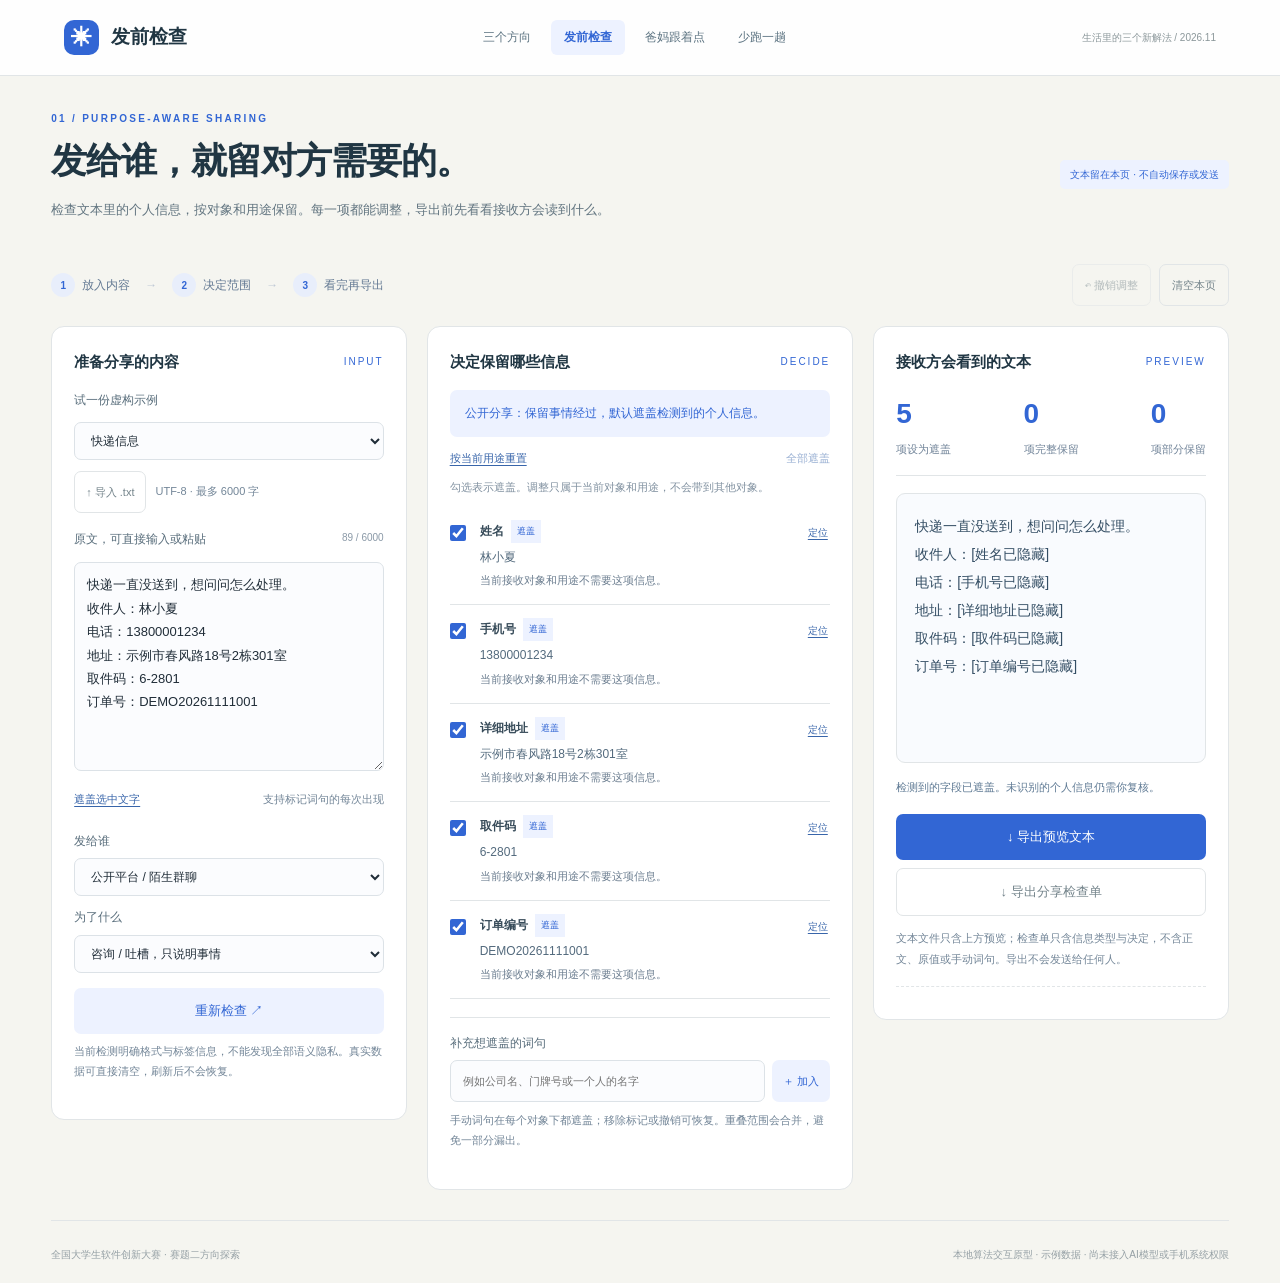
<file: everyday/share.html>
<!doctype html>
<html lang="zh-CN">
<head><meta charset="utf-8"><meta name="viewport" content="width=device-width,initial-scale=1"><title>发前检查 · 赛题二交互实验</title><link rel="stylesheet" href="style.css"><link rel="stylesheet" href="share-v2.css"></head>
<body><a class="share-skip" href="#raw">跳到分享正文</a><header><a class="logo" href="index.html"><span class="mark">✳</span>发前检查</a><nav class="nav" aria-label="程序导航"><a href="index.html">三个方向</a><a href="share.html" class="active" aria-current="page">发前检查</a><a href="guide.html">爸妈跟着点</a><a href="trip.html">少跑一趟</a></nav><span class="local">生活里的三个新解法 / 2026.11</span></header>
<main><div class="intro-row"><div><div class="eyebrow">01 / PURPOSE-AWARE SHARING</div><h1>发给谁，就留对方需要的。</h1><p class="lead">检查文本里的个人信息，按对象和用途保留。每一项都能调整，导出前先看看接收方会读到什么。</p></div><span class="badge">文本留在本页 · 不自动保存或发送</span></div>
<div class="share-workbar"><div class="share-flow" aria-label="检查步骤"><span><b>1</b> 放入内容</span><i>→</i><span><b>2</b> 决定范围</span><i>→</i><span><b>3</b> 看完再导出</span></div><div class="share-toolbar"><button class="btn ghost" id="undo" disabled>↶ 撤销调整</button><button class="btn ghost" id="clear">清空本页</button></div></div>
<div class="layout share-layout">
<section class="panel share-input" aria-labelledby="input-title"><div class="panel-header"><h3 id="input-title">准备分享的内容</h3><span class="num">INPUT</span></div><label for="sample">试一份虚构示例</label><select id="sample"><option value="parcel">快递信息</option><option value="event">活动报名</option><option value="repair">维修工单</option></select><div class="share-import"><button class="btn ghost" id="import-file">↑ 导入 .txt</button><input id="text-file" type="file" accept=".txt,text/plain" hidden><span id="file-note" class="micro">UTF-8 · 最多 6000 字</span></div><label for="raw">原文，可直接输入或粘贴 <span id="char-count">0 / 6000</span></label><textarea id="raw" rows="8" maxlength="6000" spellcheck="false" aria-describedby="raw-note"></textarea><div class="share-raw-actions"><button class="share-link" id="mark-selection">遮盖选中文字</button><span id="raw-note" class="micro">支持标记词句的每次出现</span></div><div class="share-context"><div><label for="audience">发给谁</label><select id="audience"><option value="public">公开平台 / 陌生群聊</option><option value="service">处理此事的服务人员</option><option value="family">亲友 / 熟悉的人</option></select></div><div><label for="purpose">为了什么</label><select id="purpose"><option value="discuss">咨询 / 吐槽，只说明事情</option><option value="deliver">联系或上门处理</option><option value="collect">请亲友代取物品</option></select></div></div><button class="btn secondary full" id="scan">重新检查 ↗</button><p class="micro">当前检测明确格式与标签信息，不能发现全部语义隐私。真实数据可直接清空，刷新后不会恢复。</p></section>
<section class="panel share-decisions" aria-labelledby="decision-title"><div class="panel-header"><h3 id="decision-title">决定保留哪些信息</h3><span class="num">DECIDE</span></div><div class="hint" id="policy"></div><div class="share-decision-actions"><button class="share-link" id="reset-policy">按当前用途重置</button><button class="share-link" id="hide-all">全部遮盖</button></div><p class="share-context-note" id="context-note"></p><div id="findings"></div><div class="share-manual"><label for="manual">补充想遮盖的词句</label><div class="share-manual-input"><input id="manual" placeholder="例如公司名、门牌号或一个人的名字" maxlength="200"><button class="btn secondary" id="add-manual" aria-label="加入手动遮盖">＋ 加入</button></div><div id="manual-list" aria-label="手动遮盖词句"></div><p class="micro">手动词句在每个对象下都遮盖；移除标记或撤销可恢复。重叠范围会合并，避免一部分漏出。</p></div></section>
<section class="panel share-output" aria-labelledby="preview-title"><div class="panel-header"><h3 id="preview-title">接收方会看到的文本</h3><span class="num">PREVIEW</span></div><div class="share-counts" aria-label="处理统计"><div><b id="hidden-count">0</b><span>项设为遮盖</span></div><div><b id="retained-count">0</b><span>项完整保留</span></div><div><b id="partial-count">0</b><span>项部分保留</span></div></div><div class="preview" id="preview" tabindex="0" aria-label="处理后的分享文本"></div><p id="preserved" class="share-output-note" role="status"></p><div class="actions"><button class="btn full" id="export">↓ 导出预览文本</button><button class="btn ghost full" id="receipt">↓ 导出分享检查单</button></div><p class="micro">文本文件只含上方预览；检查单只含信息类型与决定，不含正文、原值或手动词句。导出不会发送给任何人。</p><div id="change-note" class="micro" aria-live="polite"></div></section>
</div><footer><span>全国大学生软件创新大赛 · 赛题二方向探索</span><span>本地算法交互原型 · 示例数据 · 尚未接入AI模型或手机系统权限</span></footer></main><div id="toast" role="status"></div><script src="common.js"></script><script src="share.js"></script></body></html>
</file>
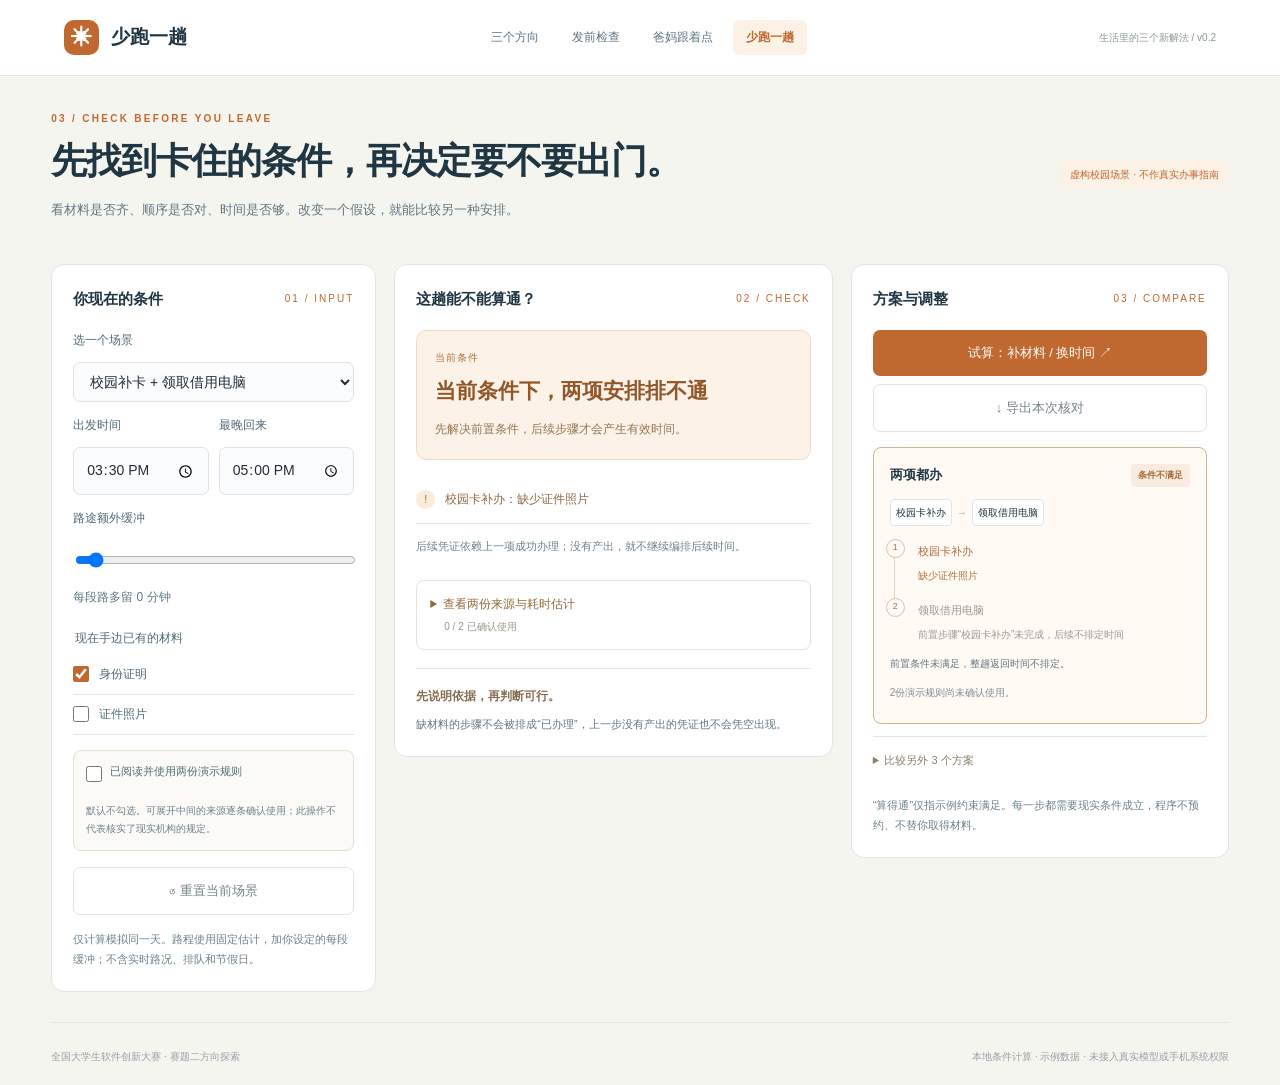
<file: everyday/trip.html>
<!doctype html>
<html lang="zh-CN"><head><meta charset="utf-8"><meta name="viewport" content="width=device-width,initial-scale=1"><title>少跑一趟 · 出发前条件预检</title><link rel="stylesheet" href="style.css"><link rel="stylesheet" href="trip-v2.css"></head>
<body class="orange"><header><a class="logo" href="index.html"><span class="mark">✳</span>少跑一趟</a><nav class="nav"><a href="index.html">三个方向</a><a href="share.html">发前检查</a><a href="guide.html">爸妈跟着点</a><a href="trip.html" class="active" aria-current="page">少跑一趟</a></nav><span class="local">生活里的三个新解法 / v0.2</span></header>
<main><div class="intro-row"><div><div class="eyebrow">03 / CHECK BEFORE YOU LEAVE</div><h1>先找到卡住的条件，再决定要不要出门。</h1><p class="lead">看材料是否齐、顺序是否对、时间是否够。改变一个假设，就能比较另一种安排。</p></div><span class="badge">虚构校园场景 · 不作真实办事指南</span></div>
<div class="trip-workspace">
 <section class="panel trip-conditions"><div class="panel-header"><h3>你现在的条件</h3><span class="num">01 / INPUT</span></div>
  <label for="scenario">选一个场景</label><select id="scenario"><option value="card">校园补卡 + 领取借用电脑</option><option value="repair">维修送检 + 借备用设备</option><option value="library">图书归还 + 领取预约书</option></select>
  <div class="time-pair"><div><label for="start">出发时间</label><input id="start" type="time" value="15:30"></div><div><label for="deadline">最晚回来</label><input id="deadline" type="time" value="17:00"></div></div>
  <label for="buffer">路途额外缓冲</label><input id="buffer" type="range" min="0" max="20" value="0"><div class="small" id="buffer-label"></div>
  <fieldset class="material-fieldset"><legend>现在手边已有的材料</legend><div id="materials"></div></fieldset>
  <div class="verification-box"><label class="toggle"><input id="verified" type="checkbox"> 已阅读并使用两份演示规则</label><p class="micro">默认不勾选。可展开中间的来源逐条确认使用；此操作不代表核实了现实机构的规定。</p></div>
  <button class="btn ghost full" id="reset">↺ 重置当前场景</button>
  <p class="micro trip-limit">仅计算模拟同一天。路程使用固定估计，加你设定的每段缓冲；不含实时路况、排队和节假日。</p>
 </section>
 <section class="panel trip-reason"><div class="panel-header"><h3>这趟能不能算通？</h3><span class="num">02 / CHECK</span></div><div id="status" role="status" aria-live="polite"></div><div id="evaluation-mode" hidden></div><div id="blockers"></div>
  <details class="facts-details" id="source-details"><summary>查看两份来源与耗时估计 <span id="source-count"></span></summary><div id="facts"></div></details>
  <div class="trip-principle"><span>先说明依据，再判断可行。</span><p>缺材料的步骤不会被排成“已办理”，上一步没有产出的凭证也不会凭空出现。</p></div>
 </section>
 <section class="panel trip-plans"><div class="panel-header"><h3>方案与调整</h3><span class="num">03 / COMPARE</span></div>
  <div class="trip-tools"><button class="btn full" id="fix">试算：补材料 / 换时间 ↗</button><button class="btn ghost full" id="export">↓ 导出本次核对</button></div>
  <div id="simulation-preview" hidden></div><div id="plans"></div>
  <p class="micro trip-plan-note">“算得通”仅指示例约束满足。每一步都需要现实条件成立，程序不预约、不替你取得材料。</p>
 </section>
</div><footer><span>全国大学生软件创新大赛 · 赛题二方向探索</span><span>本地条件计算 · 示例数据 · 未接入真实模型或手机系统权限</span></footer></main>
<div id="toast" role="status"></div><script src="common.js"></script><script src="trip.js"></script></body></html>
</file>
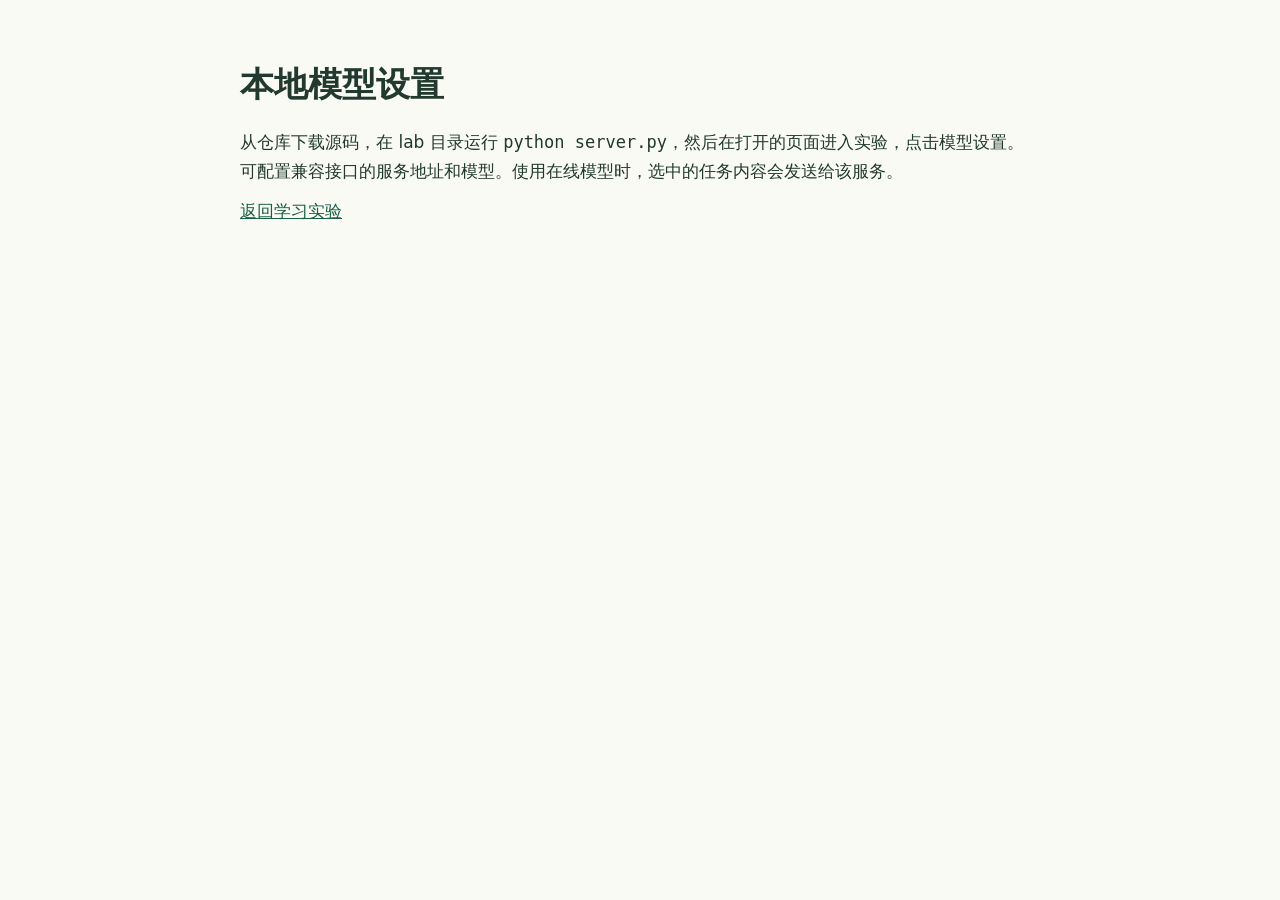
<file: lab/guide.html>
<!doctype html><html lang="zh-CN"><meta charset="utf-8"><meta name="viewport" content="width=device-width,initial-scale=1"><title>本地模型设置</title><style>body{max-width:50rem;margin:4rem auto;padding:0 1.4rem;font:17px/1.75 system-ui,sans-serif;color:#21392f;background:#fafaf5}h1{line-height:1.2}h2{font-size:1.15rem;margin-top:2rem;border-bottom:1px solid #ccd5ca}a{color:#185e48}p{margin:.6rem 0}</style><main><h1>本地模型设置</h1><p>从仓库下载源码，在 lab 目录运行 <code>python server.py</code>，然后在打开的页面进入实验，点击模型设置。可配置兼容接口的服务地址和模型。使用在线模型时，选中的任务内容会发送给该服务。</p><a href="index.html">返回学习实验</a></main></html>
</file>
<file: relay/style.css>
@charset "UTF-8";
:root{--ink:#192923;--muted:#7c8781;--line:#e4e8df;--lime:#d5f585;--paper:#f6f7f1;--nav:#172b27;--orange:#d97745}*{box-sizing:border-box}body{margin:0;background:var(--paper);color:var(--ink);font-family:Inter,"Segoe UI","Microsoft YaHei",sans-serif;font-size:14px}button,input,select,textarea{font:inherit}button{cursor:pointer;transition:.18s}button:hover{filter:brightness(.95);transform:translateY(-1px)}button:disabled{opacity:.45;cursor:not-allowed}button:focus-visible,a:focus-visible{outline:3px solid #83b53b;outline-offset:3px}input,textarea,select{width:100%;border:1px solid #d9dfd5;border-radius:9px;padding:10px;background:#fff;color:var(--ink)}textarea{resize:vertical}label{display:block;font-size:12px;color:#63736a;margin:14px 0}label input,label select,label textarea{margin-top:6px}h1,h2,h3,p{margin-top:0}p{line-height:1.85}.shell{display:flex;min-height:100vh}.sidebar{width:208px;flex-shrink:0;background:var(--nav);color:#e7efe9;padding:34px 20px 24px;display:flex;flex-direction:column;position:fixed;inset:0 auto 0 0}.brand{display:flex;gap:12px;align-items:center;text-decoration:none;color:inherit;font-size:23px;font-weight:700}.brand small{display:block;font-size:9px;letter-spacing:4px;font-weight:400;margin-top:2px}.brandmark{width:43px;height:43px;background:var(--lime);color:var(--nav);border-radius:13px;font-size:36px;line-height:39px;padding-left:10px;letter-spacing:-5px}.brandmark span{font-size:21px}.workspace{margin:35px 0 27px;padding:12px 10px;background:#223832;border:1px solid #3a4a41;border-radius:7px;font-size:12px;color:#c9d7cc}.workspace span{float:right}.nav-label{font-size:9px;letter-spacing:2px;color:#81998d;margin:0 12px 13px}.nav{display:flex;align-items:center;gap:12px;width:100%;padding:13px 12px;border:0;color:#9db2a5;background:none;text-align:left;border-radius:7px;margin:4px 0;font-size:13px}.nav span{font-size:19px}.nav b{margin-left:auto;font-size:10px;font-weight:400}.nav.active{background:var(--lime);color:#213324;font-weight:600}.side-note{margin-top:auto;padding:65px 13px 22px}.side-note h3{font-size:18px;line-height:1.8;font-weight:500}.side-note p{color:#97ab9e;font-size:11px;line-height:1.9}.mini-orbit{width:44px;height:44px;border:1px solid #5b7160;border-radius:50%;text-align:center;font-size:28px;margin-bottom:20px;color:var(--lime)}.local-status{border-top:1px solid #34483e;padding:20px 10px 0;font-size:10px;color:#bacabc;line-height:2}.local-status i,.source-legend i{display:inline-block;width:5px;height:5px;border-radius:50%;background:var(--lime);margin-right:5px}.local-status small{color:#728e7c;margin-left:10px;font-size:9px}main{margin-left:208px;flex:1;min-width:0}.topbar{height:72px;padding:0 36px;border-bottom:1px solid var(--line);display:flex;justify-content:space-between;align-items:center;font-size:11px;background:#fafbf7}.topbar b{font-weight:500;margin-left:8px}.muted{color:#a8b0a9;margin-left:8px}.topright{display:flex;align-items:center;gap:7px;color:#758176;font-size:10px}.mode-dot{width:5px;height:5px;border-radius:50%;background:#91ad6d}.avatar{border:0;background:#e4eadb;color:#476245;border-radius:50%;width:29px;height:29px;margin-left:15px}.page{padding:30px 36px 12px;max-width:1660px;margin:auto}.heading{display:flex;justify-content:space-between;align-items:center;margin-bottom:23px}.eyebrow{font-size:9px;font-weight:600;letter-spacing:2.5px;color:#7d8975;margin-bottom:10px}h1{font-size:29px;letter-spacing:-1px;margin-bottom:7px;font-weight:600}h1 span{color:#9bb758}.heading p{font-size:12px;color:var(--muted);margin-bottom:0}.btn{border:0;border-radius:7px;padding:11px 17px;font-weight:500;font-size:11px;display:inline-flex;justify-content:center;align-items:center;gap:7px}.dark{background:#243c30;color:#f5f8ed}.lime{background:var(--lime);color:#263a25}.outline{border:1px solid #d8dfd3;background:transparent;color:#4f6654}.full{width:100%}.hero{border-radius:14px;min-height:215px;background:#e9eddc;display:flex;justify-content:space-between;padding:26px 31px;overflow:hidden;position:relative}.pill{display:inline-block;padding:5px 9px;border:1px solid #cdd6b9;border-radius:4px;color:#657343;font-size:9px;margin-bottom:12px}.hero h2{font-size:25px;font-weight:500;line-height:1.6;letter-spacing:.2px;margin-bottom:6px}.hero p{font-size:11px;color:#83906e;margin-bottom:14px}.hero-actions{display:flex;align-items:center;gap:15px}.hero-actions>span{font-size:9px;color:#879173}.orbit-art{position:absolute;right:35px;top:0;width:345px;height:255px}.orbit{border:1px solid #cbd6b7;border-radius:50%;position:absolute;left:30px;top:-29px;width:280px;height:280px;transform:rotate(-25deg) scaleY(.6)}.o2{transform:rotate(40deg) scaleY(.7)}.relay-core{position:absolute;left:117px;top:66px;width:98px;height:98px;border-radius:27px;background:#284b36;color:var(--lime);font-size:58px;text-align:center;line-height:90px;box-shadow:0 16px 30px #73836128;transform:rotate(-10deg)}.floating{position:absolute;background:#ffffffd9;padding:12px 18px;box-shadow:0 6px 20px #64714b0d;border-radius:9px;font-size:11px;color:#61714d}.f1{left:15px;top:51px;transform:rotate(-8deg)}.f2{right:0;top:65px;transform:rotate(8deg)}.f3{right:20px;top:167px;transform:rotate(-5deg)}.orbit-caption{position:absolute;top:213px;left:82px;font-size:8px;letter-spacing:3px;color:#879471}.scenario-row{display:flex;justify-content:space-between;align-items:center;margin:24px 0 17px}.section-kicker{font-size:9px;color:#82907c}.scenario-tabs{display:flex;gap:7px;margin-top:9px}.scene{border:1px solid #e1e6d9;border-radius:5px;color:#8a9584;background:transparent;font-size:10px;padding:8px 13px}.scene.active{background:#2e4435;color:#eff5e7;border-color:#2e4435}.text-btn{background:none;border:0;color:#7f8c77;font-size:10px}.board{display:grid;grid-template-columns:minmax(210px,.95fr) minmax(315px,1.4fr) minmax(210px,.92fr);gap:16px;align-items:start}.panel{background:#fff;border:1px solid var(--line);border-radius:11px;padding:20px}.panel-head{display:flex;justify-content:space-between;align-items:center;margin-bottom:6px}.panel h3{font-size:13px;font-weight:600;margin-bottom:0}.panel-head h3 span{font-size:9px;color:#87927c;font-weight:400;margin-left:5px}.tiny{font-size:9px;color:#8d9785;line-height:1.8}.panel-sub{font-size:10px;color:#97a18f;margin-bottom:18px}.live-tag{font-size:9px;color:#71914a;background:#f0f6e5;border-radius:4px;padding:4px 6px}.message{position:relative;padding:13px 12px;border:1px solid #e6eadd;border-radius:8px;margin:10px 0;cursor:pointer;transition:.2s}.message.active{background:#f6f9ed;border-color:#9fb77b;box-shadow:inset 3px 0 #aecb71}.message:hover{border-color:#9fb77b}.msg-top{display:flex;align-items:center;gap:7px;margin-bottom:8px;font-size:9px;color:#77806d}.source-icon{width:22px;height:22px;border-radius:6px;background:#e7f2e5;color:#537b48;display:grid;place-items:center;font-size:12px}.source-icon.mail{background:#ecedf5;color:#727ca3}.msg-top time{margin-left:auto;font-size:8px;color:#9fa894}.message h4{font-size:11px;margin:0 0 6px;font-weight:600}.message p{font-size:10px;color:#849078;line-height:1.9;margin:0;white-space:pre-line;overflow-wrap:anywhere}.msg-status{margin-top:9px;font-size:8px;color:#89a05f}.import-line{width:100%;padding:12px;border:1px dashed #d9e2cc;background:transparent;border-radius:7px;color:#869879;font-size:10px;margin-top:7px}.source-legend{color:#9aa58f;font-size:8px;margin-top:17px}.source-legend i{background:#98b57a}.handoff{padding:20px 23px}.action-intro{color:#9aa58d;font-size:10px;line-height:1.8;margin:13px 0}.action-title-row{display:flex;align-items:center;justify-content:space-between;border-bottom:1px solid var(--line);padding:2px 0 16px}.action-title-row h2{font-size:19px;margin:0}.status-tag{font-size:8px;color:#a87a40;background:#fcf3e6;border-radius:4px;padding:4px 6px}.fields{display:grid;grid-template-columns:1fr 1fr;gap:0 10px}.fields label{font-size:9px;margin:12px 0 0}.fields input{font-size:11px;padding:8px}.fields .wide{grid-column:span 2}.fields small{display:block;color:#9fa98f;font-size:8px;margin-top:4px}.alert{background:#fff4ea;border:1px solid #f4dcc7;border-radius:7px;padding:11px;margin-top:15px;font-size:10px;line-height:1.9;color:#af784b}.alert.green{background:#f0f5e8;border-color:#dce6ca;color:#768c51}.evidence{margin:15px 0;color:#778669;font-size:10px}.evidence summary{cursor:pointer}.evidence blockquote{border-left:2px solid #bacd9d;padding-left:10px;font-size:10px;line-height:2;margin:12px 0;white-space:pre-line;overflow-wrap:anywhere}.pipeline{display:flex;gap:5px;align-items:center;color:#90a17d;font-size:8px;margin:18px 0 10px}.pipeline span{background:#f3f6ed;border-radius:3px;padding:4px 6px}.privacy-hint{text-align:center;color:#a1ac94;font-size:8px;margin-top:9px}.timeline-empty{font-size:11px;line-height:2;color:#9aa88c;padding:12px 0 28px}.timeline-item{display:grid;grid-template-columns:38px 1fr;gap:9px;margin:18px 0;position:relative}.timeline-item:before{content:'';position:absolute;left:40px;top:5px;width:4px;height:4px;background:#9aaf7b;border-radius:50%}.timeline-item time{font-size:10px;color:#93a17f}.timeline-item>div{padding-left:7px;border-left:1px solid #e1e7d8}.timeline-item h4{font-size:10px;margin:0 0 5px}.timeline-item p{font-size:9px;margin:0;color:#94a085}.phone-card{background:#f1f4e9;border:1px solid #e6ebdc;border-radius:9px;padding:15px;margin:22px 0 15px}.phone-top{display:flex;justify-content:space-between;font-size:9px;color:#8b9d75;margin-bottom:16px}.phone-card h3{font-size:13px;margin-bottom:7px}.phone-card p{font-size:9px;color:#8c9a7b;line-height:1.9}.check-label{display:flex;align-items:center;gap:7px;font-size:10px;margin:9px 0}.check-label input{width:13px;height:13px;margin:0;accent-color:#789b3e}.phone-bottom{border-top:1px solid #dfe6d3;padding-top:10px;margin-top:13px;font-size:8px;color:#a1ad90}footer{display:flex;justify-content:space-between;padding:24px 0 10px;font-size:8px;color:#9faa93}.hidden{display:none!important}.intro{color:#85927b;font-size:12px;margin:20px 0 30px}.settings-grid{display:grid;grid-template-columns:1fr 1fr;gap:20px;margin-top:25px}.settings-grid p{font-size:12px;color:#7c8972;margin:16px 0}.danger{color:#a9604d;background:#fcf1ec;margin-left:8px}.record{padding:22px;background:#fff;border:1px solid var(--line);border-radius:10px;margin:16px 0;line-height:1.9}.record small{color:#8f9b82;font-size:10px}.record h3{font-size:15px;margin:6px 0}.record p{font-size:12px;color:#7d8c70;margin:0}.record button{float:right}.record pre{white-space:pre-wrap;font-family:inherit;font-size:11px;color:#849177}dialog{width:520px;border:1px solid #dfe5d6;border-radius:14px;padding:28px;box-shadow:0 30px 100px #162c2733;color:var(--ink)}dialog::backdrop{background:#12251d66;backdrop-filter:blur(4px)}.dialog-head{display:flex;align-items:center;justify-content:space-between}.dialog-head h2{font-size:22px;margin:0}dialog p{font-size:12px;color:#87937b;margin-top:15px}.icon-btn{border:0;background:none;font-size:26px;color:#7c8a73}#toast{position:fixed;left:50%;bottom:30px;transform:translate(-50%,20px);background:#243d30;color:#fff;padding:13px 24px;border-radius:9px;font-size:12px;opacity:0;pointer-events:none;transition:.3s;z-index:100;max-width:90vw}#toast.visible{opacity:1;transform:translate(-50%,0)}.empty{font-size:12px;color:#95a488;padding:25px 0}.processing{animation:pulse 1s infinite}@keyframes pulse{50%{opacity:.45}}@media(min-width:1500px){.page{padding:36px 48px}.board{gap:22px}.panel{padding:24px}.hero{min-height:240px}.orbit-art{right:80px}.message p{font-size:11px}.hero h2{font-size:29px}}@media(max-width:1180px){.sidebar{width:170px;padding:30px 13px}main{margin-left:170px}.page{padding:24px}.topbar{padding:0 24px}.board{grid-template-columns:1fr 1.4fr}.today{grid-column:span 2}.today #timeline{display:flex;gap:30px}.phone-card{max-width:450px}.orbit-art{right:0;opacity:.8}.hero>div:first-child{z-index:1;max-width:63%}h1{font-size:25px}}@media(max-width:760px){.sidebar{width:64px;padding:22px 9px}.brand>span:last-child,.workspace,.nav-label,.nav b,.side-note,.local-status{display:none}.brandmark{width:42px}.nav{font-size:0;padding:12px;gap:0}.nav span{font-size:21px}nav{margin-top:40px}main{margin-left:64px}.topbar{height:58px;padding:0 16px}.topright{font-size:8px}.avatar{display:none}.page{padding:24px 16px}.heading{display:block}.heading .btn{margin-top:16px}h1{font-size:23px;line-height:1.6}.hero{padding:22px;min-height:255px}.hero h2{font-size:21px}.hero>div:first-child{max-width:100%}.orbit-art{opacity:.15;right:-90px;z-index:0}.scenario-row{display:block}.scenario-tabs{gap:4px}.scene{padding:8px;font-size:9px}.text-btn{margin-top:12px}.board{display:flex;flex-direction:column}.board>.panel{width:100%}.settings-grid{grid-template-columns:1fr}footer{line-height:1.9;display:block}footer span{display:block}.hero-actions>span{font-size:8px}dialog{max-width:92vw}.today #timeline{display:block}.record button{float:none;display:block;margin-top:10px}}
</file>
<file: lab/counterexample/style.css>
:root{--bg:#f8f6f0;--paper:#fffefb;--ink:#302d3d;--muted:#85808d;--purple:#6855a7;--light:#eee9f9;--coral:#da785f;--soft:#fae9e1;--line:#e7e1dc;--green:#477d63}*{box-sizing:border-box}body{margin:0;font:14px/1.6 'Microsoft YaHei','PingFang SC',system-ui,sans-serif;background:var(--bg);color:var(--ink)}button,input,select{font:inherit}button{cursor:pointer;border:0;color:inherit;background:none}button:disabled{cursor:not-allowed;opacity:.42}button:not(:disabled):hover{filter:brightness(.96)}button:focus-visible,a:focus-visible,input:focus-visible,select:focus-visible{outline:3px solid #aa94df;outline-offset:4px}a{color:inherit;text-decoration:none}.top{height:87px;border-bottom:1px solid var(--line);display:flex;align-items:center;justify-content:space-between;padding:0 max(32px,calc((100vw - 1320px)/2));gap:20px;background:#fffefa}.back{font-size:12px;color:var(--muted)}.brand{display:flex;align-items:center;gap:10px;font-size:19px}.brand small{font-size:9px;font-weight:450;letter-spacing:2px;display:block;line-height:1.5;margin-top:2px}.logo{background:var(--purple);color:white;border-radius:12px;font-size:27px;display:grid;place-items:center;width:42px;height:42px}.status{font-size:11px;display:flex;align-items:center;gap:7px;color:var(--muted)}.status i{width:6px;height:6px;background:#98ae80;border-radius:50%}main{max-width:1320px;padding:43px 32px 25px;margin:auto}.intro{display:flex;justify-content:space-between;align-items:center;gap:20px;margin-bottom:31px}.eyebrow{font-size:10px;letter-spacing:2px;font-weight:650;color:var(--purple)}h1{font-size:33px;letter-spacing:-1px;line-height:1.5;margin:10px 0 10px;font-weight:650}h1 em{font-style:normal;color:var(--purple)}.intro p{font-size:12px;color:var(--muted);margin:0;line-height:1.9}.outline-btn{border:1px solid var(--line);border-radius:9px;padding:10px 14px;background:var(--paper);font-size:12px;white-space:nowrap}.outline-btn span{border-radius:50%;background:var(--light);padding:2px 6px;color:var(--purple);margin-left:5px}.tabs{display:grid;grid-template-columns:repeat(3,1fr);border-bottom:1px solid var(--line);margin-bottom:28px;gap:15px}.tabs button{text-align:left;padding:14px 16px 18px;border-bottom:3px solid transparent;font-weight:600;font-size:14px;display:flex;gap:10px;align-items:center}.tabs button>span{font-size:10px;color:#a69eb2}.tabs small{font-weight:400;font-size:10px;color:var(--muted);margin-left:auto}.tabs .active{color:var(--purple);border-color:var(--purple);background:linear-gradient(0deg,#eee9f966,transparent);border-radius:8px 8px 0 0}.stage{display:grid;grid-template-columns:345px 1fr;gap:23px;align-items:start}.panel{background:var(--paper);border:1px solid var(--line);border-radius:15px;overflow:hidden}.input-panel{padding:23px}.section-kicker{font-size:10px;letter-spacing:1.4px;color:var(--muted);font-weight:600;display:flex;align-items:center;justify-content:space-between}.section-kicker span{color:var(--purple)}h2{font-size:19px;line-height:1.6;margin:13px 0 12px;font-weight:650}h3{font-size:14px;font-weight:650;margin:0 0 10px}.claim{padding:15px 17px;background:var(--light);border-radius:9px;color:var(--purple);font-size:15px;font-weight:600;line-height:1.8;margin:16px 0 22px}.claim small{display:block;font-weight:400;color:#8b7eb1;font-size:10px;letter-spacing:1px;margin-bottom:5px}.note{font-size:11px;color:var(--muted);line-height:1.9;margin:8px 0 0}.field-label{font-size:11px;font-weight:600;display:block;margin-top:18px;margin-bottom:7px}.field{width:100%;min-width:0;background:#fbfaf7;border:1px solid #ded7d3;border-radius:7px;padding:10px 12px;color:var(--ink);height:43px}.field:focus{border-color:#a292c9}.input-row{display:grid;grid-template-columns:1fr 1fr;gap:12px}.input-row.three{grid-template-columns:repeat(3,1fr)}.btn{background:var(--purple);color:white;border-radius:8px;padding:12px 16px;min-height:44px;display:inline-flex;align-items:center;justify-content:center;gap:9px;font-size:12px;font-weight:600}.btn.full{width:100%;margin-top:19px}.btn.secondary{background:var(--light);color:var(--purple)}.btn.coral{background:var(--coral)}.btn.small{font-size:11px;min-height:35px;padding:8px 12px}.preset-row{display:flex;gap:7px;margin-top:11px;flex-wrap:wrap}.preset{font-size:10px;color:var(--muted);border:1px solid var(--line);background:#f9f7f2;padding:6px 8px;border-radius:6px}.preset:hover{color:var(--purple)}.rule{border-top:1px solid var(--line);margin-top:22px;padding-top:18px}.rule p{font-size:10px;line-height:1.9;color:var(--muted);margin:8px 0 0}.workspace{min-width:0}.canvas-head{padding:22px 25px 19px;border-bottom:1px solid var(--line);display:flex;justify-content:space-between;align-items:center;gap:15px}.canvas-head h2{margin:0;font-size:16px}.badge{font-size:10px;background:#edf3e6;color:#779063;border-radius:20px;padding:5px 9px;white-space:nowrap}.canvas{padding:24px 25px;min-height:350px}.comparison{display:grid;grid-template-columns:1fr 1fr;gap:18px;position:relative}.lane{border:1px solid var(--line);border-radius:11px;padding:17px;min-width:0;background:#fff}.lane.purple{border-color:#ded6ee;background:#f9f7fe}.lane.coral{border-color:#f1d7ca;background:#fff9f5}.lane-head{font-size:11px;font-weight:650;display:flex;justify-content:space-between;gap:9px}.lane-head small{font-size:9px;color:var(--muted);font-weight:400}.big-result{font-size:47px;font-weight:500;letter-spacing:-2px;margin:20px 0 10px;line-height:1;color:var(--purple)}.coral .big-result{color:var(--coral)}.big-result small{font-size:11px;font-weight:400;letter-spacing:0;margin-left:7px;color:var(--muted)}.coins{display:flex;gap:7px;flex-wrap:wrap;align-content:flex-start;min-height:48px;margin-top:14px}.coin{width:39px;height:39px;border:1px solid #d3c7ee;border-radius:50%;box-shadow:inset 0 0 0 4px #f0eaf9;display:grid;place-items:center;background:#f9f5ff;color:var(--purple);font-weight:600;font-size:13px}.coral .coin{border-color:#e6bca8;box-shadow:inset 0 0 0 4px #f9e5da;color:#b06a51;background:#fff9f5}.ellipsis{font-size:11px;color:var(--muted);align-self:center}.formula{font:10px/1.9 ui-monospace,Consolas,monospace;word-break:break-word;color:var(--muted);margin-top:15px}.verdict{border-radius:10px;padding:16px 18px;margin-top:20px;background:#eee9f8;border:1px solid #dfd6ef;font-size:12px;line-height:1.9;color:#5e4e88}.verdict.bad{background:#fbeddf;border-color:#eddbca;color:#a36c41}.verdict.good{background:#edf4e9;border-color:#dae7d2;color:#54764a}.verdict b{display:block;font-size:14px;margin-bottom:4px}.verdict p{margin:4px 0 0}.prediction-line{font-size:11px;margin-top:10px;border-top:1px solid #dcd2ed;padding-top:10px}.empty-experiment{padding:18px 12px;text-align:center}.empty-illustration{display:flex;gap:15px;justify-content:center;align-items:center;margin:15px 0 25px}.empty-illustration .big-symbol{font-size:55px;font-weight:400;color:#b3a3ce}.empty-illustration span{font-size:18px;color:#b9b0bd}.empty-experiment h3{font-size:18px;font-weight:500}.empty-experiment p{font-size:12px;line-height:1.9;color:var(--muted);max-width:390px;margin:10px auto}.hint{padding:13px 16px;border-radius:8px;background:#f6f4ee;font-size:11px;line-height:1.9;color:var(--muted);margin-top:20px}.search-panel{padding:21px 23px;margin-top:20px}.search-title{display:flex;gap:12px;align-items:center}.search-title .icon{display:grid;place-items:center;width:34px;height:34px;background:var(--soft);border-radius:8px;color:var(--coral);font-size:20px}.search-title h3{margin:0;font-size:14px}.search-title p{font-size:10px;color:var(--muted);margin:3px 0 0}.search-controls{display:grid;grid-template-columns:90px 1fr auto;gap:10px;align-items:end;margin-top:13px}.search-controls.two{grid-template-columns:1fr auto}.search-controls .field-label{margin-top:0}.search-controls .field{font-size:11px;height:41px;padding:9px}.search-controls .btn{height:41px;min-height:41px}.search-result{margin-top:15px;padding:15px;border:1px dashed #d8cee8;background:#faf7fe;border-radius:8px;line-height:1.9;font-size:12px}.search-result strong{font-size:14px;color:var(--purple)}.search-result small{font-size:10px;display:block;color:var(--muted);line-height:1.8}.result-actions{display:flex;justify-content:space-between;gap:12px;align-items:center;margin-top:18px}.text-btn{font-size:11px;color:var(--purple);padding:7px 0}.principles{display:grid;grid-template-columns:repeat(3,1fr);margin-top:29px;padding:22px 0;border-top:1px solid var(--line);border-bottom:1px solid var(--line);gap:25px}.principles span{font-size:9px;letter-spacing:1px;color:var(--coral);display:block}.principles b{font-size:12px;display:block;margin:7px 0}.principles p{font-size:10px;color:var(--muted);margin:0;line-height:1.8}footer{display:flex;justify-content:space-between;font-size:10px;line-height:1.8;color:var(--muted);padding:22px 0 0;gap:15px}.graph-wrap{margin:-5px auto 0;max-width:500px}.graph-wrap svg{display:block;width:100%;height:auto}.graph-label{fill:var(--purple);font-size:17px;font-weight:650}.edge-label{font-size:16px;fill:#8c778d;font-weight:600}.trace-list{margin-top:14px;max-height:230px;overflow:auto;scrollbar-width:thin}.trace-step{border-top:1px solid var(--line);padding:8px 1px;display:flex;align-items:center;justify-content:space-between;gap:8px;font-size:10px;line-height:1.7}.trace-step span:first-child{color:#aaa1b3;min-width:25px}.trace-step b{font-size:12px;font-weight:500}.details{margin-top:19px}.details summary{cursor:pointer;font-size:11px;color:var(--purple);padding:5px 0}.dp-table{display:grid;grid-template-columns:repeat(auto-fill,minmax(42px,1fr));gap:5px;margin-top:12px;max-height:180px;overflow:auto}.dp-cell{text-align:center;border:1px solid var(--line);border-radius:4px;font-size:12px;padding:5px;background:white}.dp-cell small{display:block;font-size:9px;color:var(--muted)}.dp-cell.target{background:var(--light);border-color:#bca9de;color:var(--purple)}.switch{display:flex;align-items:center;gap:10px;margin:17px 0 4px;font-size:12px;cursor:pointer}.switch input{accent-color:var(--purple);width:17px;height:17px}.thread-top{display:grid;grid-template-columns:1fr 1fr 1fr;gap:14px;margin-bottom:18px}.memory{padding:15px;background:#f3efec;border:1px solid var(--line);border-radius:10px;text-align:center}.memory span{font-size:10px;color:var(--muted);display:block}.memory strong{font-size:30px;line-height:1.4;font-weight:550;color:var(--ink);display:block}.memory.main{background:var(--light);border-color:#dcd0ee}.memory.main strong{color:var(--purple)}.thread-controls{display:grid;grid-template-columns:1fr 1fr;gap:13px}.thread-btn{border:1px solid #dcd0ee;border-radius:10px;padding:15px;background:#f3eefc;color:var(--purple);font-size:12px;font-weight:600;display:flex;justify-content:space-between;align-items:center;gap:9px}.thread-btn.b{border-color:#ebcabc;background:#fff2e9;color:#b77658}.thread-btn small{display:block;font-size:10px;font-weight:400;color:var(--muted);margin-top:4px}.schedule-strip{display:flex;gap:7px;min-height:43px;margin-top:16px;align-items:center;flex-wrap:wrap}.event{font-size:11px;border:1px solid #ddd1f0;background:#f0eaf9;color:var(--purple);border-radius:5px;padding:5px 8px}.event.b{background:#fceddf;border-color:#ecd3bf;color:#b17b54}.event.ghost{background:#faf9f6;border-style:dashed;color:#c4bbc9;min-width:48px;text-align:center}.schedule-results{display:grid;grid-template-columns:1fr 1fr;gap:8px;margin-top:13px}.schedule-card{padding:11px 12px;border:1px solid var(--line);border-radius:7px;background:#fcfbf8;font-size:10px;text-align:left;display:flex;align-items:center;justify-content:space-between;gap:5px}.schedule-card b{font-size:15px;font-weight:500}.schedule-card.fail{background:#fbede3;border-color:#efd8c8}.lock-label{font-size:10px;padding:5px 8px;border-radius:20px;background:var(--light);color:var(--purple);text-align:center;margin:0 0 16px}.reset-btn{font-size:11px;color:var(--muted);text-decoration:underline}.error{font-size:11px;line-height:1.8;color:#b34e40;margin-top:10px;min-height:0}.hidden{display:none!important}dialog{border:1px solid var(--line);border-radius:17px;padding:25px;max-width:740px;width:calc(100% - 30px);max-height:85vh;color:var(--ink);background:var(--paper);box-shadow:0 20px 100px #30234433}dialog::backdrop{background:#30234466;backdrop-filter:blur(3px)}.dialog-head{display:flex;justify-content:space-between;align-items:center;gap:15px;margin-bottom:17px}.dialog-head h2{margin:0;font-size:21px}.close{border-radius:50%;width:31px;height:31px;background:#f0ece5;font-size:23px}.record{border:1px solid var(--line);border-radius:9px;padding:14px 16px;margin-top:11px;background:#fff}.record-head{display:flex;justify-content:space-between;gap:15px;align-items:center}.record b{font-size:12px}.record small{display:block;font-size:10px;color:var(--muted);line-height:1.8;margin-top:6px}.record-controls{display:flex;gap:15px}.record pre{font:10px/1.8 ui-monospace,Consolas,monospace;white-space:pre-wrap;word-break:break-word;background:#f6f3ec;border-radius:7px;padding:13px;max-height:210px;overflow:auto}.dialog-toolbar{display:flex;gap:9px;flex-wrap:wrap;align-items:center;margin-bottom:18px}.sr-only{position:absolute;width:1px;height:1px;padding:0;overflow:hidden;clip:rect(0,0,0,0);white-space:nowrap;border:0}#toast{position:fixed;z-index:30;bottom:24px;left:50%;transform:translateX(-50%);max-width:calc(100vw - 30px);padding:12px 18px;border-radius:9px;background:#302d3d;color:white;font-size:12px;visibility:hidden;opacity:0;transition:.2s}#toast.show{visibility:visible;opacity:1}.wide-note{font-size:11px;color:var(--muted);line-height:1.8;margin-top:17px}.timeline{margin-top:18px}.timeline .trace-step{padding:10px 0;font-size:11px}.timeline .trace-step:last-child{border-bottom:1px solid var(--line)}
@media(max-width:1100px){.stage{grid-template-columns:305px 1fr;gap:18px}.input-panel{padding:20px}.canvas{padding:20px}.canvas-head{padding:20px}.tabs small{display:none}.comparison{gap:11px}.lane{padding:13px}.search-controls{grid-template-columns:75px 1fr}.search-controls .btn{grid-column:1/-1;width:100%}.search-controls.two{grid-template-columns:1fr auto}.search-controls.two .btn{grid-column:auto}.big-result{font-size:42px}.coin{width:33px;height:33px}.intro h1{font-size:29px}}
@media(max-width:760px){.top{padding:0 18px;height:75px}.brand{font-size:16px}.brand small{font-size:8px}.logo{width:35px;height:35px;font-size:24px}.back{font-size:10px}.status{display:none}main{padding:27px 17px 20px}.intro{align-items:flex-start;margin-bottom:22px;display:block}.intro h1{font-size:27px;margin:8px 0}.intro h1 em{display:block}.intro p{font-size:11px}.intro>.outline-btn{margin-top:17px;padding:8px 12px;font-size:11px}.eyebrow{font-size:8px}.tabs{gap:0;margin-bottom:20px}.tabs button{font-size:11px;display:block;text-align:center;padding:12px 3px}.tabs button>span{display:block;font-size:9px;margin-bottom:3px}.stage{grid-template-columns:1fr}.input-panel{padding:20px}.claim{font-size:14px;margin:12px 0 15px}.field-label{margin-top:13px}.workspace{min-width:0}.canvas{padding:19px 16px;min-height:300px}.canvas-head{padding:18px 16px}.canvas-head h2{font-size:14px}.canvas-head .badge{font-size:9px}.search-panel{padding:20px 16px}.search-controls{grid-template-columns:75px 1fr}.search-controls.two{grid-template-columns:1fr}.search-controls.two .btn{grid-column:1/-1}.search-result{font-size:11px}.principles{gap:14px;margin-top:23px;grid-template-columns:1fr}.principles>div{display:grid;grid-template-columns:90px 1fr;column-gap:12px}.principles b{margin:0}.principles p{grid-column:2}.principles span{padding-top:3px}footer{display:block;font-size:9px}footer span{display:block;margin-bottom:6px}.comparison{gap:10px}.lane{padding:13px 11px}.lane-head{display:block;font-size:11px}.lane-head small{display:block;margin-top:2px}.big-result{font-size:39px;margin-top:16px}.coin{width:31px;height:31px;font-size:11px}.coins{gap:5px}.formula{font-size:9px}.graph-label{font-size:17px}.thread-top{gap:8px}.memory{padding:12px 6px}.memory strong{font-size:26px}.memory span{font-size:9px}.thread-btn{padding:13px 10px;font-size:11px}.thread-btn small{font-size:9px}.schedule-results{grid-template-columns:1fr}.record-head{align-items:flex-start}.record-controls{gap:10px}.record pre{font-size:9px}.dialog-head h2{font-size:18px}.result-actions{gap:7px}.result-actions>.btn{font-size:10px;padding:8px 10px}.graph-wrap{max-width:390px}.search-title h3{font-size:13px}}
/* Evidence revision and readable reports. */
.result-actions{flex-wrap:wrap;align-items:flex-start}.result-actions>div{display:flex;flex-wrap:wrap;justify-content:flex-end;gap:4px 16px}.result-actions>span{flex:1 1 180px}.learning-panel{padding:25px 27px;margin-top:24px;scroll-margin-top:25px}.learning-heading{display:flex;gap:15px;align-items:center;justify-content:space-between}.learning-heading h2{font-size:20px;margin:8px 0}.learning-fields{display:grid;grid-template-columns:1fr 1fr;gap:22px}.learning-fields>div{min-width:0}.learning-fields textarea.field{font:12px/1.9 'Microsoft YaHei','PingFang SC',system-ui,sans-serif;min-height:128px;height:auto;resize:vertical;white-space:pre-wrap}.learning-save{display:flex;align-items:center;gap:15px;flex-wrap:wrap;margin-top:18px}.learning-save .note{margin:0}.learning-fields textarea:focus-visible{outline:3px solid #aa94df;outline-offset:3px}.import-message{font-size:12px;color:var(--green);margin:10px 0;line-height:1.9}.import-message:empty{display:none}.record-head>div:first-child{min-width:0;flex:1}.record-controls{flex-wrap:wrap;justify-content:flex-end;flex:0 1 190px;gap:3px 15px}.record-learning{font-size:11px;line-height:1.9;white-space:pre-wrap;overflow-wrap:anywhere;background:#f7f3fc;padding:10px 12px;border-radius:6px;margin:13px 0 0}.record-learning b{font-size:10px;color:var(--purple);display:block;margin-bottom:3px}
@media(max-width:760px){.learning-panel{padding:20px 17px}.learning-heading{align-items:flex-start}.learning-heading h2{font-size:18px}.learning-heading .badge{font-size:9px}.learning-fields{grid-template-columns:1fr;gap:2px}.learning-fields textarea.field{min-height:115px}.learning-save{gap:10px}.result-actions>div{justify-content:flex-start;gap:1px 13px}.record-head{display:block}.record-controls{justify-content:flex-start;gap:3px 19px;margin-top:9px}.record b{overflow-wrap:anywhere}}
</file>
<file: lab/delivery/style.css>
:root{--navy:#172640;--blue:#2a4d82;--yellow:#ffce53;--bg:#f4f6fa;--paper:#fff;--ink:#21304a;--muted:#768196;--line:#e1e6ef;--pass:#22805f;--fail:#b74740;--warn:#98651c}*{box-sizing:border-box}body{margin:0;background:var(--bg);color:var(--ink);font:13px/1.65 'Microsoft YaHei','PingFang SC',system-ui,sans-serif}button,input,textarea,select{font:inherit}button{cursor:pointer;color:inherit}button:disabled{cursor:default;opacity:.5}button:hover:not(:disabled){filter:brightness(.96)}a{color:var(--blue)}button,a,input,textarea,select{outline-offset:4px}button:focus-visible,a:focus-visible{outline:3px solid #b7cbea}.topbar{height:66px;background:var(--navy);color:#fff;display:flex;align-items:center;justify-content:space-between;padding:0 34px;gap:15px}.brand{display:flex;align-items:center;gap:12px;font-weight:700;font-size:17px;letter-spacing:1px}.logo{display:grid;place-items:center;background:var(--yellow);color:var(--navy);width:31px;height:35px;border-radius:6px;font-size:21px}.brand small{font-size:10px;font-weight:400;color:#bac7dd;letter-spacing:2px;margin-left:6px}.topbar a{color:#d5deee;text-decoration:none;font-size:12px}.top-meta{display:flex;gap:15px;align-items:center;font-size:11px;color:#bdcce4}.main{max-width:1530px;margin:auto;padding:29px 30px 26px}.intro{display:flex;align-items:center;justify-content:space-between;gap:22px}.kicker{font-size:10px;color:#73829b;letter-spacing:2px;font-weight:600}h1{font-size:30px;line-height:1.45;letter-spacing:-1px;margin:6px 0 9px}h1 em{font-style:normal;background:linear-gradient(transparent 63%,#ffdc83 0)}h2{font-size:17px;margin:0;font-weight:650}h3{font-size:13px;margin:0}.intro p{font-size:12px;color:var(--muted);margin:0;line-height:1.9;max-width:770px}.intro-art{flex-shrink:0;display:flex;gap:8px;align-items:center;color:#71809a;font-size:15px}.art-page{width:64px;height:76px;border-radius:7px;border:1px solid #cfd9e7;background:#fff;padding:11px;box-shadow:3px 4px 0 #e8ecf3}.art-page b{display:block;font-size:10px;color:#4a6288;margin-bottom:8px}.art-page i{display:block;height:3px;margin:5px 0;background:#e0e7f1;border-radius:2px}.art-page.ok{background:var(--navy);border-color:var(--navy);color:var(--yellow);font-size:32px;display:grid;place-items:center;padding:0}.guide{background:#fff9e8;border:1px solid #efdfaa;border-radius:10px;padding:13px 17px;margin:24px 0 19px;display:flex;gap:15px;align-items:center;justify-content:space-between}.guide-copy{font-size:12px;color:#7a652c}.guide-copy b{color:#5e4a18;margin-right:9px}.toolbar{display:flex;gap:8px;flex-wrap:wrap;align-items:center}.btn{border:0;border-radius:7px;min-height:38px;padding:9px 14px;font-size:12px;font-weight:650;display:inline-flex;align-items:center;justify-content:center;gap:6px;background:var(--navy);color:#fff;white-space:nowrap}.btn.secondary{background:#fff;color:var(--ink);border:1px solid var(--line)}.btn.yellow{background:var(--yellow);color:var(--navy)}.btn.text{padding:5px 3px;min-height:25px;background:transparent;color:var(--blue);font-size:11px}.btn.small{font-size:11px;padding:7px 11px;min-height:31px}.btn.full{width:100%}.phasebar{display:grid;grid-template-columns:repeat(3,1fr);background:white;border:1px solid var(--line);border-radius:10px;margin-bottom:19px;overflow:hidden}.phase{display:flex;align-items:center;padding:14px 18px;border-right:1px solid var(--line);gap:10px}.phase:last-child{border-right:0}.phase-number{background:#edf1f8;color:#647b9e;font-size:11px;width:26px;height:26px;border-radius:50%;display:grid;place-items:center}.phase b{font-size:12px;font-weight:600}.phase small{display:block;font-size:10px;color:var(--muted);margin-top:2px}.phase.current .phase-number{background:var(--yellow);color:#5e4812}.phase.done .phase-number{background:#e5f1eb;color:var(--pass)}.workspace{display:grid;grid-template-columns:1.05fr .95fr 1.23fr;align-items:start;gap:17px}.panel{background:#fff;border:1px solid var(--line);border-radius:11px;min-width:0;padding:19px}.panel-head{display:flex;justify-content:space-between;align-items:center;gap:10px;margin-bottom:14px}.section-kicker{font-size:9px;letter-spacing:1.5px;color:#8b96a7;margin-bottom:4px}.badge{font-size:10px;border-radius:5px;padding:4px 7px;background:#eef2f8;color:#5a7192;display:inline-block;white-space:nowrap}.badge.yellow{background:#fff2cc;color:#92712d}.badge.red{background:#fcece9;color:#b95146}.badge.green{background:#e8f3ed;color:#2c805e}.badge.gray{background:#eef0f3;color:#7b879b}.tabs{display:grid;grid-template-columns:1fr 1fr;gap:4px;background:#f0f3f8;padding:4px;border-radius:7px;margin-bottom:14px}.tabs button{border:0;border-radius:5px;background:transparent;padding:8px 4px;color:#7a889d;font-size:11px}.tabs button.active{background:white;color:var(--navy);box-shadow:0 1px 4px #273b5b14;font-weight:650}.field-label{font-size:11px;font-weight:600;display:block;margin:12px 0 7px}.field{display:block;width:100%;border:1px solid #dce3ed;background:#fbfcfe;color:#334660;border-radius:7px;padding:11px;font-size:11px;line-height:1.9}.field:focus{border-color:#8da5c6;outline:2px solid #d9e4f5}textarea.field{resize:vertical;min-height:235px;max-height:550px}.field.inline{min-height:38px}.muted{color:var(--muted)}.note{font-size:10px;color:#8590a2;line-height:1.9;margin:10px 0}.error{font-size:11px;line-height:1.8;color:#ab4b40;background:#fff1ed;border-radius:6px;padding:9px 11px;margin:10px 0}.notice{font-size:11px;line-height:1.8;color:#4e6586;background:#eff4fb;border:1px solid #dce6f4;border-radius:7px;padding:10px 12px;margin:12px 0}.notice.amber{background:#fff7e3;color:#8b702e;border-color:#eedfb6}.notice.red{background:#fff0ed;color:#aa5148;border-color:#f1d8d2}.divider{height:1px;background:#e9edf3;margin:17px 0}.source-tip{margin:12px 0 0;padding:10px 12px;background:#f7f9fc;border-radius:6px;font-size:10px;line-height:1.9}.mini-details{font-size:10px;margin:13px 0;color:#74839a}.mini-details summary{cursor:pointer;color:#536d91}.source-line{font-size:11px;line-height:1.9;border-bottom:1px solid #eef1f5;padding:9px 0;overflow-wrap:anywhere}.source-line b{color:#8494ad;font-size:9px;margin-right:7px;white-space:nowrap}.source-view{border:0;background:none;color:#6f84a3;font-size:10px;cursor:pointer;padding:1px 0;text-align:left}.source-view:hover{text-decoration:underline}.rule-list{margin-top:3px}.rule-card{padding:14px 0;border-bottom:1px solid #edf0f5}.rule-card:last-child{border-bottom:0}.rule-top{display:flex;justify-content:space-between;align-items:center;gap:8px}.rule-type{font-size:9px;color:#9aa4b4;font-weight:400;letter-spacing:.5px}.rule-value{font-size:12px;font-weight:600;margin:7px 0;color:#35527c;line-height:1.8}.rule-sub{font-size:10px;color:#8b96a8;margin-top:5px}.small-count{font-size:10px;color:#8290a7;font-weight:400}.pending{border:1px solid #e8d596;border-radius:8px;background:#fffdf6;margin:14px 0 0;padding:13px}.pending h3{font-size:12px;color:#7e6429;margin-bottom:9px}.diff-item{font-size:11px;padding:10px 0;border-bottom:1px solid #f0e6c9}.diff-item:last-of-type{border-bottom:0}.diff-item b{font-weight:600}.diff-from{color:#8d97a6;margin:5px 0;text-decoration:line-through;overflow-wrap:anywhere}.diff-to{color:#9a6b20;font-weight:600;overflow-wrap:anywhere}.confirm{display:flex;align-items:flex-start;gap:7px;font-size:10px;line-height:1.9;color:#6b7481;margin:12px 0}.confirm input{margin:4px 0 0;accent-color:var(--navy);flex-shrink:0}.file-zone{border:1px dashed #c4cfdf;background:#f8fafd;border-radius:8px;padding:18px 12px;text-align:center;display:block;cursor:pointer;color:#63799b}.file-zone.dragover{background:#fff6d9;border-color:#e9c768}.file-zone strong{display:block;font-size:12px;color:#304d75;margin:5px 0}.file-zone small{display:block;font-size:10px;color:#8c98aa;line-height:1.9}.file-zone input{font-size:10px;width:100%;margin-top:10px;max-width:245px}.file-zone span{font-size:20px}.file-mode{display:flex;justify-content:space-between;align-items:center;margin-top:13px;font-size:10px;color:#8996aa;gap:8px}.files{max-height:225px;overflow:auto;margin:6px 0 9px}.file-row{display:flex;align-items:center;gap:9px;padding:10px 0;border-bottom:1px solid #edf1f6}.file-icon{width:31px;height:35px;display:grid;place-items:center;font-size:8px;font-weight:700;border-radius:5px;background:#edf2fa;color:#6a82a4;flex-shrink:0}.file-info{flex:1;min-width:0}.file-info b{font-size:10px;display:block;font-weight:500;overflow-wrap:anywhere}.file-info small{display:block;font-size:9px;color:#91a0b3;margin-top:3px}.file-remove{background:none;border:0;color:#9ba9bb;font-size:17px;padding:4px}.file-empty{font-size:11px;line-height:1.9;color:#95a1b3;text-align:center;padding:22px 8px}.run-row{display:flex;gap:8px;margin:14px 0}.run-row>.btn:first-child{flex:1}.result-summary{border-radius:8px;padding:14px 13px;background:#eff4fb;margin-top:18px;display:flex;align-items:center;justify-content:space-between;gap:12px}.result-summary b{display:block;font-size:13px}.result-summary small{display:block;font-size:9px;color:#7f91a9;line-height:1.8;margin-top:4px}.result-summary .count{font-size:24px;color:#46658e;font-weight:600}.result-summary.fail{background:#fff0ed}.result-summary.fail b,.result-summary.fail .count{color:#b65347}.result-summary.review{background:#fff6df}.result-summary.review b,.result-summary.review .count{color:#93752e}.result-summary.pass{background:#eaf5ee}.result-summary.pass b,.result-summary.pass .count{color:#318060}.filter{display:flex;gap:5px;margin:12px 0}.filter button{border:1px solid transparent;border-radius:5px;padding:4px 8px;font-size:10px;background:#f4f6fa;color:#8a96a8}.filter button.active{background:#e9eef6;color:#365681;border-color:#d7e0ed}.result-item{border-bottom:1px solid #edf1f5;padding:12px 0}.result-top{display:flex;align-items:flex-start;gap:8px}.status-icon{width:17px;height:17px;border-radius:50%;display:grid;place-items:center;background:#e8f3ed;color:#2c805e;flex-shrink:0;font-size:10px;margin-top:2px}.status-icon.fail{background:#fce8e4;color:#b95146}.status-icon.review{background:#fff0c9;color:#997525}.status-icon.human{background:#e8edf8;color:#5b78a0}.status-icon.info{background:#eef0f4;color:#8797ad}.result-title{font-size:11px;font-weight:600;overflow-wrap:anywhere}.result-detail{font-size:10px;color:#8a97a8;margin:5px 0 0;line-height:1.9;overflow-wrap:anywhere}.result-evidence{font-size:9px;color:#8b9ab0;margin-top:5px;line-height:1.8;overflow-wrap:anywhere}.result-item .confirm{font-size:10px;margin:8px 0 0 25px}.result-blank{margin-top:14px;padding:19px 12px;background:#f7f9fc;border-radius:8px;color:#8d9bb0;text-align:center;font-size:11px;line-height:1.9}.stale-results{opacity:.55}.legend{display:flex;flex-wrap:wrap;gap:7px;margin:14px 0 3px;font-size:9px;color:#929db0}.legend span{display:flex;align-items:center;gap:4px}.tiny-dot{display:inline-block;width:5px;height:5px;background:#5da184;border-radius:50%}.tiny-dot.fail{background:#c56e61}.tiny-dot.review{background:#d6ad4a}.tiny-dot.human{background:#7894ba}.footer{display:flex;justify-content:space-between;align-items:flex-start;gap:15px;font-size:10px;color:#8d99ac;line-height:1.9;margin-top:24px}.footer details{max-width:760px}.footer summary{cursor:pointer;color:#607697}.footer p{margin:7px 0}.footer a{color:#758caf}.export-note{font-size:9px;color:#8d9bad;line-height:1.9;margin-top:10px}dialog{border:1px solid var(--line);border-radius:13px;max-width:700px;width:calc(100% - 30px);padding:25px;max-height:85vh;color:var(--ink);box-shadow:0 18px 80px #12263a33}dialog::backdrop{background:#10223c66;backdrop-filter:blur(3px)}.dialog-head{display:flex;justify-content:space-between;align-items:center;gap:15px;margin-bottom:12px}.close{border:0;width:29px;height:29px;display:grid;place-items:center;font-size:21px;background:#f1f4f8;color:#7083a0;border-radius:50%}.source-highlight{background:#fff6da;margin:0 -8px;padding:9px 8px;border-left:3px solid #ebc64a}.source-block{margin-bottom:20px}.source-block h3{font-size:12px;margin:16px 0 6px;color:#597397}#toast{position:fixed;left:50%;bottom:24px;transform:translateX(-50%);z-index:100;background:#172640;color:white;border-radius:8px;padding:12px 20px;box-shadow:0 4px 25px #142a4330;font-size:12px;max-width:calc(100% - 30px);text-align:center;opacity:0;visibility:hidden;transition:opacity .15s}#toast.show{opacity:1;visibility:visible}.sr-only{position:absolute;width:1px;height:1px;padding:0;overflow:hidden;clip:rect(0,0,0,0);white-space:nowrap}
@media(max-width:1200px){.workspace{grid-template-columns:1fr 1fr}.check-panel{grid-column:1/-1}.checks-layout{display:grid;grid-template-columns:1fr 1.2fr;gap:25px}.check-results{min-width:0}.guide{align-items:flex-start}.guide-copy{max-width:50%}.intro-art{display:none}.result-summary{margin-top:0}.files{max-height:220px}}
@media(max-width:700px){.topbar{height:60px;padding:0 17px}.brand{font-size:15px;gap:8px}.brand small,.top-meta span{display:none}.topbar a{font-size:10px}.top-meta{gap:8px}.main{padding:22px 16px}.intro{display:block}h1{font-size:26px}.intro p{font-size:11px}.guide{display:block;padding:14px;margin-top:19px}.guide-copy{max-width:100%;font-size:11px}.guide .toolbar{margin-top:12px}.guide .btn{font-size:10px;padding:8px 9px}.phasebar{margin-bottom:16px}.phase{padding:10px 9px;gap:6px;align-items:flex-start}.phase-number{width:19px;height:19px;font-size:9px;flex-shrink:0}.phase b{font-size:10px}.phase small{font-size:8px}.workspace,.checks-layout{display:block}.panel{padding:17px;margin-bottom:17px}.check-panel{grid-column:auto}.check-results{margin-top:18px}.result-summary{margin-top:12px}.field{font-size:11px}textarea.field{min-height:215px}.footer{display:block}.footer>span{display:block;margin-bottom:12px}.export-note{font-size:10px}.result-detail{font-size:11px}.file-info b{font-size:11px}.file-info small{font-size:10px}.panel-head .btn{padding:6px 8px;font-size:10px}.intro h1{letter-spacing:-.8px}}
.result-list{max-height:520px;overflow:auto;scrollbar-gutter:stable;padding-right:4px}
@media(max-width:700px){.result-list{max-height:none;overflow:visible;scrollbar-gutter:auto;padding-right:0}}
@media(prefers-reduced-motion:reduce){*{scroll-behavior:auto!important;transition:none!important}}

/* A complete check desk at every desktop width, with results beside the files. */
.workspace{grid-template-columns:1fr 1fr;gap:20px}.check-panel{grid-column:1/-1}.checks-layout{display:grid;grid-template-columns:minmax(0,.8fr) minmax(0,1.2fr);gap:30px;align-items:start}.check-input,.check-results{min-width:0}.result-summary{margin-top:0}.result-list{max-height:600px}.result-heading{display:flex;justify-content:space-between;gap:15px;align-items:center;margin-bottom:13px}.result-heading h3{font-size:14px}.result-heading span{font-size:10px;color:var(--muted)}.result-title{font-size:12px}.result-detail{font-size:11px;color:#63748d}.result-evidence{font-size:10px}.result-summary small{font-size:10px}.legend{font-size:11px;gap:15px}.filter{flex-wrap:wrap;gap:7px}.filter button{font-size:11px;padding:6px 10px}.run-row{flex-wrap:wrap}.run-row>.btn:first-child{flex-basis:100%}.run-row>.btn:not(:first-child){flex:1}.files{max-height:255px}.phasebar{position:sticky;top:8px;z-index:8;box-shadow:0 4px 16px #1b30400a}.phase{border:0;border-right:1px solid var(--line);background:#fff;text-align:left;color:var(--ink)}.phase:hover:not(:disabled){background:#f4f7fb;filter:none}.phase b::after{content:' ↗';color:#9cacbf;font-size:11px}.next-action{display:flex;justify-content:space-between;align-items:center;gap:20px;border-left:3px solid #e5bc55;background:#fffaf0;border-radius:5px;padding:13px 17px;margin:0 0 20px}.next-action b{font-size:12px}.next-action p{font-size:11px;color:#8a7d61;margin:3px 0 0}.next-action .btn{flex-shrink:0}.panel,#result-section,.pending{scroll-margin-top:110px}.check-results:focus,.panel:focus,.pending:focus{outline:none}
@media(max-width:1200px){.checks-layout{grid-template-columns:minmax(0,.9fr) minmax(0,1.1fr);gap:22px}.guide-copy{max-width:45%}.guide .toolbar{justify-content:flex-end}}
@media(max-width:700px){.workspace,.checks-layout{display:block}.phasebar{top:5px}.phase{padding:10px 8px}.phase b::after{display:none}.next-action{padding:12px 13px;gap:12px;align-items:flex-start;flex-direction:column}.next-action .btn{max-width:100%;white-space:normal}.guide-copy{max-width:100%}.guide .toolbar{justify-content:flex-start}.guide .btn{font-size:11px}.check-results{margin-top:24px;border-top:1px solid var(--line);padding-top:20px}.result-heading{display:block}.result-heading span{display:block;margin-top:4px}.result-list{max-height:none;overflow:visible;scrollbar-gutter:auto;padding-right:0}.result-detail{font-size:12px}.result-title{font-size:12px}.result-evidence{font-size:10px}.legend{font-size:10px;gap:10px}.filter button{font-size:10px;padding:6px 8px}.run-row>.btn:first-child{flex-basis:100%}.panel,#result-section,.pending{scroll-margin-top:100px}}
</file>
<file: lab/lab/style.css>
:root{--ink:#213f48;--muted:#778c91;--teal:#0a8589;--teal-dark:#08696e;--mint:#e8f4f1;--orange:#df8b4f;--paper:#f4f7f6;--line:#dde7e7;--white:#fff;--blue:#527c9b}*{box-sizing:border-box}body{margin:0;color:var(--ink);background:var(--paper);font:14px/1.65 'Microsoft YaHei','PingFang SC',system-ui,sans-serif}button,input,textarea{font:inherit}button{cursor:pointer}button:disabled{opacity:.5;cursor:wait}button,a,input,textarea{outline-offset:4px}button{color:inherit}a{color:var(--teal);text-decoration:none}input[type=range]{accent-color:var(--teal);width:100%;cursor:pointer}.top{height:84px;background:#fff;border-bottom:1px solid var(--line);display:flex;align-items:center;justify-content:space-between;padding:0 4.5vw;gap:20px}.back{font-size:12px;color:#7e9194;display:flex;align-items:center;gap:10px}.back span{font-size:22px;color:var(--teal)}.brand{display:flex;gap:10px;align-items:center}.brand b{font-size:19px;letter-spacing:1px}.brand small{font-size:9px;letter-spacing:2px;color:#7d999c;margin-left:8px}.brand-mark{width:32px;height:32px;display:grid;place-items:center;background:var(--teal);color:white;font-size:30px;border-radius:9px;font-family:Georgia,serif}.status{font-size:11px;color:#738b8a;display:flex;align-items:center;gap:7px}.status i{width:6px;height:6px;border-radius:50%;background:#7cab92}main{max-width:1440px;padding:42px 42px 25px;margin:auto}.hero{display:flex;align-items:center;justify-content:space-between;gap:25px}.eyebrow,.kicker{font-size:10px;letter-spacing:2px;font-weight:600;color:#73999b}.eyebrow{margin:0 0 14px}h1{font-size:36px;font-weight:650;letter-spacing:-1px;margin:0 0 15px;line-height:1.5}h2{font-size:20px;line-height:1.5;margin:7px 0 0;font-weight:650;letter-spacing:-.2px}h3{font-size:15px;margin:10px 0 12px;line-height:1.7}.intro{font-size:13px;color:var(--muted);margin:0;max-width:680px;line-height:1.9}.hero-aside{padding:18px 24px 18px 45px;border-left:1px solid var(--line);min-width:230px}.hero-aside span{display:block;font-size:10px;color:var(--muted)}.hero-aside strong{display:block;font-size:21px;margin:4px 0;font-weight:550}.hero-aside small{font-size:10px;color:#6e9698;letter-spacing:.5px}.mobile-break{display:none}.workflow{display:flex;align-items:center;gap:27px;padding:20px 0 24px;margin-top:20px;border-top:1px solid var(--line);color:#6b8587;font-size:11px}.workflow b{font-weight:500;margin-right:8px;color:#8eb1ad}.workflow i{font-style:normal;color:#b4c3c1}.workspace{display:grid;grid-template-columns:330px minmax(0,1fr);gap:22px;align-items:start}.panel{background:var(--white);border:1px solid var(--line);border-radius:14px}.input-panel{padding:23px}.section-top{display:flex;justify-content:space-between;gap:15px;align-items:center}.step-icon{font-size:27px;color:#96b9ad;background:#f1f6ed;line-height:42px;width:42px;text-align:center;border-radius:12px}.muted{font-size:12px;color:var(--muted);line-height:1.85}.sample-switch{display:grid;grid-template-columns:repeat(3,1fr);gap:3px;border:1px solid var(--line);border-radius:7px;padding:3px;margin:18px 0 10px;background:#f9fbfa}.sample-switch button{border:0;background:transparent;padding:8px 2px;font-size:10px;border-radius:4px;color:#799095;white-space:nowrap}.sample-switch button.selected{color:var(--teal-dark);background:#e2f0ed;font-weight:600}.sample-note{font-size:10px;color:#ad805c;margin:10px 0 13px;line-height:1.7}#csv-input{width:100%;height:230px;background:#f6f9f8;border:1px solid #e3eae7;border-radius:8px;padding:13px 10px;resize:vertical;white-space:pre;overflow:auto;font:11px/1.9 Consolas,monospace;color:#466f72;tab-size:2}.tiny{font-size:10px;color:#8ba0a1;line-height:1.85;margin:10px 0}.input-actions{display:flex;gap:8px;margin-top:17px}.button{border:0;border-radius:7px;min-height:41px;padding:10px 15px;display:inline-flex;align-items:center;justify-content:center;gap:13px;font-size:11px;font-weight:600;text-decoration:none;white-space:nowrap}.button.primary{background:var(--teal);color:white}.button.primary:hover{background:var(--teal-dark)}.button.secondary{border:1px solid var(--line);background:white;color:#647f83}.button.secondary:hover{background:#f3f8f6}.input-actions .button{flex:1}.button span{font-size:16px;line-height:1}.full{width:100%}.error{background:#fff1e9;color:#aa643f;padding:11px 13px;border-radius:7px;margin:14px 0 0;font-size:11px;line-height:1.85}.dirty{background:#f7f4e6;color:#9b8856;border-radius:7px;padding:10px;margin-top:13px;font-size:10px}.assumptions{border-top:1px solid var(--line);padding-top:16px;margin-top:20px;font-size:11px;color:#7e9494}.assumptions summary{cursor:pointer;font-size:11px;color:#5a7d7e}.assumptions p{font-size:10px;line-height:1.9;margin-top:12px}.results{min-width:0}.metrics{display:grid;grid-template-columns:1.25fr 1fr 1fr .8fr;gap:10px;margin-bottom:17px}.metric{background:white;border:1px solid var(--line);border-radius:11px;padding:14px 17px;min-width:0}.metric.emphasis{background:var(--teal);color:white;border-color:var(--teal)}.metric label{font-size:10px;color:#86a09f;display:block}.metric.emphasis label{color:#c1dfdb}.metric strong{font-size:27px;font-weight:550;display:block;margin:2px 0;letter-spacing:-1px;white-space:nowrap}.metric strong small{font-size:10px;font-weight:400;margin-left:5px;letter-spacing:0;color:#9aafad}.metric.emphasis small{color:#badbd6}.metric>small{font-size:9px;color:#a3b2b0}.metric.emphasis>small{color:#a8d4cd}.chart-panel{padding:24px 25px 18px}.chart-key{display:flex;gap:13px;flex-wrap:wrap;font-size:9px;color:#799698;align-items:center}.chart-key span,.prediction-legend span{display:flex;gap:6px;align-items:center}.chart-key i,.prediction-legend i{display:inline-block;flex-shrink:0}.teal{width:7px;height:7px;border-radius:50%;background:var(--teal)}.orange{width:7px;height:7px;border-radius:50%;background:var(--orange)}.line{width:17px;height:2px;background:#9bbabf}.chart{margin-top:17px;min-height:290px}.chart svg{width:100%;display:block;overflow:visible}.fit-line{background:#f1f7f5;border-radius:6px;padding:9px 13px;font:11px/1.7 Consolas,'Microsoft YaHei',monospace;color:#5c8482;display:flex;justify-content:space-between;gap:10px;margin:0 0 17px}.fit-line span{font:10px/1.7 'Microsoft YaHei',sans-serif;color:#97aaa5}.residual-head{display:flex;justify-content:space-between;align-items:center;font-size:10px;color:#8ca2a2}.residual-head b{font-weight:500;color:#6d898d}.residual-head span{font-size:9px}#residual-chart svg{width:100%;display:block}.observation-notes{font-size:10px;color:#78918e;line-height:1.9;padding:9px 11px;background:#f8faf7;border-radius:7px}.observation-notes strong{color:#437e7b;font-weight:500}.observation-notes .warning{color:#b0804f;margin-top:4px}.data-detail{margin-top:16px;padding-top:14px;border-top:1px solid var(--line)}.data-detail summary{font-size:11px;color:#658184;cursor:pointer}.data-detail summary span{font-size:9px;color:#a4b4b2;margin-left:10px}.table-scroll{overflow-x:auto;margin-top:10px}table{border-collapse:collapse;width:100%;font-size:10px;text-align:left}th{color:#89a09d;font-weight:500;padding:10px 8px;background:#f5f8f5;white-space:nowrap}td{border-bottom:1px solid #ecf1ed;padding:9px 8px;color:#698280;white-space:nowrap}tr.excluded td{background:#fff9f1;color:#af9b87}td button{font-size:9px;color:var(--teal);background:#eef7f3;border:0;padding:5px 7px;border-radius:4px;cursor:pointer}tr.excluded td button{color:#a5754a;background:#f6e9dc}.audit{font-size:10px;line-height:1.9;color:#9c8c74;margin-top:12px}.audit p{margin:6px 0}.hypotheses{margin:40px 0 28px}.wide-heading{display:flex;justify-content:space-between;align-items:center;gap:24px;margin-bottom:22px}.wide-heading>.muted{margin:0;text-align:right;font-size:10px}.hypothesis-grid{display:grid;grid-template-columns:repeat(3,1fr);gap:17px}.hypothesis-card{position:relative;border:1px solid var(--line);border-radius:12px;background:#fff;padding:22px 23px}.hypothesis-card.featured{border-color:#c9ded7;background:#f2f8f4}.hypo-id{font:italic 22px Georgia,serif;color:#73a8a1}.hypothesis-card p{font-size:11px;color:#80938e;line-height:1.95;min-height:64px}.check-next{border-top:1px solid #e7eeea;padding-top:13px;margin-top:16px;font-size:10px;color:#66877c}.check-next span{display:block;font-size:9px;color:#a1b3a5;margin-bottom:4px}.retest-panel{padding:28px 29px}.retest-panel .wide-heading{padding-bottom:22px;border-bottom:1px solid var(--line);margin-bottom:24px}.retest-panel h2{font-size:23px}.retest-panel .muted{margin-bottom:0}.outline-badge{border:1px solid #d7e7dd;border-radius:30px;padding:6px 12px;font-size:9px;color:#83a18e;white-space:nowrap}.retest-layout{display:grid;grid-template-columns:1.12fr 1fr;gap:35px}.prediction{min-width:0}.param-top label{display:flex;justify-content:space-between;align-items:center;font-size:11px;margin-bottom:8px;color:#638888}.param-top label span{font:15px Consolas,monospace;color:var(--teal)}.param-top{margin-bottom:18px}.parameter-grid{display:grid;grid-template-columns:1fr 1fr;gap:24px}.param label{font-size:10px;color:#7d9b96;display:block;margin-bottom:6px}.param label b{color:var(--teal);margin-right:5px}.param:nth-child(2) label b{color:var(--orange)}.param output{display:block;font-size:14px;font-family:Consolas,monospace;color:#568e86;margin-top:5px}.param:nth-child(2) output{color:var(--orange)}.param:nth-child(2) input{accent-color:var(--orange)}.prediction-chart{margin:14px 0 3px}.prediction-chart svg{width:100%;display:block}.prediction-legend{display:flex;gap:20px;font-size:9px;color:#8da19a;margin:5px 0 14px;justify-content:center}.prediction-legend .orange,.prediction-legend .teal{width:6px;height:6px}#prediction-table{background:#f6f9f5;border-radius:7px;padding:4px 8px}#prediction-table table th{background:none;font-size:9px}#prediction-table td{border:0;font-size:10px}#prediction-table td:nth-child(n+2){font-family:Consolas,monospace}.retest-input{border-left:1px solid var(--line);padding-left:35px}.retest-title{display:flex;gap:12px;align-items:flex-start}.retest-title h3{font-size:15px;margin:0 0 7px}.retest-title .muted{font-size:10px;margin:0}.small-symbol{background:#e7f1ed;display:grid;place-items:center;flex-shrink:0;border-radius:9px;width:35px;height:35px;font-size:23px;color:#7da897}.observation-inputs{display:grid;grid-template-columns:1fr 1fr;gap:14px;margin:22px 0}.observation-inputs label>span{font-size:10px;color:#7f9894;display:block;margin-bottom:7px}.unit-input{position:relative}.unit-input input{width:100%;padding:12px 27px 12px 11px;border:1px solid #dce6e0;border-radius:7px;background:#fcfdfb;font:15px Consolas,monospace;color:#437873;min-width:0}.unit-input input::placeholder{font:10px 'Microsoft YaHei',sans-serif;color:#afbeb7}.unit-input i{position:absolute;right:10px;top:12px;font-size:11px;font-style:normal;color:#98ada3}.tolerance{display:flex;align-items:center;gap:6px;flex-wrap:wrap;font-size:10px;color:#819a90;margin:0 0 18px}.tolerance input{width:54px;border:1px solid #e0e8e1;border-radius:5px;padding:4px;font:11px Consolas,monospace;color:#66877a}.tolerance span{font-size:9px;color:#a8b7aa;margin-left:5px}.simulation-actions{display:flex;gap:4px;align-items:center;flex-wrap:wrap;font-size:9px;color:#a2b3a9;margin-top:14px}.simulation-actions button{border:0;background:#f3f7f1;border-radius:4px;padding:5px 7px;color:#81987e;font-size:9px}.retest-source{font-size:9px;color:#a69371;margin:12px 0}#retest-result{font-size:11px;line-height:1.9}.verdict{padding:17px;border:1px solid #d8e8de;border-radius:9px;background:#f1f8f2}.verdict h4{font-size:13px;margin:0 0 9px;color:#407b68;line-height:1.8}.verdict p{margin:9px 0;color:#7b9586;font-size:10px}.verdict.uncertain{background:#fbf7ef;border-color:#eee1cc}.verdict.uncertain h4{color:#a18457}.verdict.uncertain p{color:#a2977a}.comparison-numbers{display:grid;grid-template-columns:1fr 1fr;gap:7px;margin:10px 0}.comparison-numbers div{background:#ffffffb0;border-radius:5px;padding:8px}.comparison-numbers small{font-size:9px;color:#8d9d8e}.comparison-numbers strong{display:block;font:15px Consolas,monospace;color:#66846e;margin-top:5px}.export-bar{display:flex;gap:20px;justify-content:space-between;align-items:center;margin:35px 0 0;padding:20px 0 30px;border-bottom:1px solid var(--line)}.export-bar h2{font-size:18px;margin-top:5px}.export-bar .muted{font-size:10px;margin:8px 0 0}.export-actions{display:flex;gap:9px;flex-wrap:wrap;justify-content:flex-end}footer{font-size:9px;display:flex;justify-content:space-between;gap:18px;color:#9bada5;padding-top:24px}.sr-only{position:absolute;width:1px;height:1px;padding:0;margin:-1px;overflow:hidden;clip:rect(0,0,0,0);border:0}dialog{border:1px solid var(--line);border-radius:15px;padding:27px;width:calc(100% - 35px);max-width:520px;color:var(--ink);box-shadow:0 25px 100px #23433a33}dialog::backdrop{background:#17342d66;backdrop-filter:blur(3px)}dialog h2{font-size:20px;margin:0 0 15px}dialog label{font-size:12px}dialog textarea{display:block;width:100%;margin-top:8px;min-height:95px;resize:vertical;border:1px solid var(--line);border-radius:7px;padding:12px;font-size:12px}dialog textarea::placeholder{font-size:11px;color:#a4b3a8}.dialog-actions{display:flex;justify-content:flex-end;gap:10px;margin-top:20px}#toast{position:fixed;bottom:25px;left:50%;transform:translateX(-50%);padding:12px 20px;background:#214d45;border-radius:8px;color:white;font-size:11px;z-index:20;box-shadow:0 6px 20px #17403320;max-width:90vw}
@media(min-width:1500px){main{padding-top:50px}.chart{min-height:315px}.input-panel{padding:25px}}
@media(max-width:1120px){main{padding:30px 25px}.top{padding:0 25px}.brand small{display:none}.workspace{grid-template-columns:285px minmax(0,1fr);gap:16px}.input-panel{padding:19px}.metrics{gap:7px}.metric{padding:12px}.metric strong{font-size:23px}.chart-panel{padding:21px}.chart-key{font-size:8px;gap:8px}.chart{min-height:250px}.hypothesis-card{padding:20px}.retest-layout{gap:25px}.retest-input{padding-left:25px}.export-bar{align-items:flex-start}.export-actions{max-width:420px}}
@media(max-width:850px){.workspace{grid-template-columns:1fr}.input-panel{display:grid;grid-template-columns:1fr 1fr;gap:0 25px}.input-panel .section-top,.input-panel>.muted,.sample-switch,.sample-note,.assumptions{grid-column:1}.input-panel #csv-input{grid-column:2;grid-row:1/6;height:215px}.input-panel #csv-help,.input-panel .input-actions,.input-panel .error,.input-panel .dirty{grid-column:2}.input-panel .assumptions{grid-row:5/9}.metrics{grid-template-columns:repeat(4,1fr);margin-top:5px}.chart{min-height:270px}.retest-layout{gap:22px}.retest-input{padding-left:22px}.parameter-grid{gap:15px}.hero-aside{display:none}.hero h1{font-size:32px}.workflow{justify-content:space-between;gap:10px}.hypothesis-grid{gap:12px}.hypothesis-card h3{font-size:13px}.hypothesis-card p{font-size:10px}.retest-panel{padding:24px}.retest-panel .wide-heading{display:block}.outline-badge{display:none}.export-bar{display:block}.export-actions{max-width:none;justify-content:flex-start;margin-top:22px}}
@media(max-width:620px){.top{height:65px;padding:0 18px;gap:10px}.brand{gap:7px}.brand b{font-size:15px}.brand-mark{width:27px;height:27px;font-size:26px}.back{font-size:10px;gap:6px}.back span{font-size:19px}.status{font-size:0;gap:0}.status i{width:7px;height:7px}main{padding:28px 17px 24px}.eyebrow{font-size:8px;letter-spacing:1.5px}.hero h1{font-size:29px;letter-spacing:-.8px;line-height:1.5}.mobile-break{display:block}.intro{font-size:11px}.workflow{font-size:9px;margin-top:18px;padding:17px 0 20px;gap:6px}.workflow b{display:block;font-size:8px;margin:0 0 3px}.workflow i{font-size:10px}.input-panel{display:block;padding:20px}.input-panel #csv-input{height:220px;font-size:10px}.sample-switch button{font-size:10px}.metrics{grid-template-columns:1fr 1fr;gap:10px;margin:4px 0 16px}.metric{padding:14px 17px}.metric strong{font-size:26px}.metric>small{font-size:9px}.chart-panel{padding:20px 14px 17px}.chart-panel .section-top{display:block;padding:0 5px}.chart-key{margin-top:13px;font-size:9px}.chart-panel h2{font-size:20px}.chart{min-height:190px;margin-top:13px}.fit-line{font-size:9px;display:block;margin-top:9px;padding:9px}.fit-line span{display:block;margin-top:3px;font-size:8px}.residual-head{font-size:9px}.residual-head span{font-size:8px}.observation-notes{font-size:11px;padding:10px}.data-detail{padding-left:4px}.data-detail summary{font-size:10px}.data-detail summary span{font-size:8px;margin-left:4px}.hypotheses{margin-top:31px}.wide-heading{align-items:flex-start;gap:12px;margin-bottom:17px}.wide-heading>.muted{display:none}.wide-heading h2{font-size:20px}.kicker{font-size:8px;letter-spacing:1.5px}.hypothesis-grid{grid-template-columns:1fr;gap:12px}.hypothesis-card{padding:18px 21px}.hypothesis-card h3{font-size:15px;margin:5px 0 9px}.hypothesis-card p{font-size:11px;min-height:0;margin:0}.hypo-id{font-size:19px}.check-next{display:flex;gap:15px;align-items:center;font-size:10px;margin-top:13px;padding-top:10px}.check-next span{font-size:9px;margin:0}.retest-panel{padding:23px 18px}.retest-panel h2{font-size:22px}.retest-panel .muted{font-size:11px}.retest-layout{display:block}.retest-input{border-left:0;padding-left:0;margin-top:27px;padding-top:25px;border-top:1px solid var(--line)}.retest-panel .wide-heading{margin-bottom:21px;padding-bottom:19px}.parameter-grid{gap:18px}.param label{font-size:9px}.prediction-chart{margin-top:20px}.retest-title h3{font-size:15px}.observation-inputs{gap:12px;margin:20px 0}.tolerance{font-size:9px}.tolerance span{font-size:8px;margin:0}.simulation-actions{font-size:9px}.simulation-actions>span{width:100%;margin-bottom:3px}.export-bar{margin-top:25px;padding-bottom:25px}.export-bar h2{font-size:19px}.export-actions{gap:7px;margin-top:18px}.export-actions .button{padding:9px 11px;font-size:10px}footer{display:block;font-size:8px;line-height:1.9}footer span{display:block;margin-bottom:5px}.retest-title .muted{font-size:10px}.outline-badge{display:none}.tiny{font-size:10px}.prediction-chart svg{overflow:visible}#main-chart svg text,#residual-chart svg text{font-size:19px}.prediction-chart svg text{font-size:14px}}

/* Evidence-to-record links and real CSV onboarding. */
.template-tools{display:flex;align-items:flex-start;justify-content:space-between;flex-wrap:wrap;gap:8px;font-size:10px;margin:9px 0}.text-button{border:0;background:transparent;color:#08787e;padding:5px 0;font:inherit;font-size:11px;font-weight:600;line-height:1.7;cursor:pointer;text-align:left}.text-button:hover,.inline-inspect:hover{text-decoration:underline;text-underline-offset:3px}.csv-fields{font-size:10px;min-width:0;flex:1;text-align:right}.csv-fields summary{cursor:pointer;color:#567f81;padding:5px 0}.csv-fields[open]{flex-basis:100%;text-align:left;background:#f5f9f7;padding:10px;border-radius:7px}.csv-fields dl{margin:8px 0;display:grid;grid-template-columns:82px 1fr;gap:7px}.csv-fields dt{font-family:Consolas,monospace;color:#376c6c;overflow-wrap:anywhere}.csv-fields dd{margin:0;color:#6a8681}.csv-fields p{line-height:1.8;color:#85988a;font-size:10px;margin:9px 0 0}.analysis-status{padding:10px 13px;margin:0 0 12px;background:#e9f3ee;border:1px solid #d9e8df;border-radius:8px;font-size:10px;line-height:1.85;color:#517d6f;overflow-wrap:anywhere}.analysis-status.stale{background:#fff6e4;color:#936e34;border-color:#ebdcb7}.inline-inspect{padding:1px 4px;margin-left:5px;font-size:10px;color:#08787e;background:transparent;border:0;cursor:pointer;text-align:left}.inspect-point{cursor:pointer;outline:none}.inspect-point:focus{filter:drop-shadow(0 0 3px #a5642d)}.inspect-point:focus circle:last-of-type{stroke:#b66d32;stroke-width:3}.inspection-caption{display:flex;align-items:center;justify-content:space-between;gap:16px;margin:13px 0 0;background:#fff8eb;border:1px solid #eadac3;border-radius:8px;padding:15px}.inspection-caption[hidden]{display:none}.inspection-caption h3{font-size:14px;margin:5px 0;color:#906b3e;overflow-wrap:anywhere}.inspection-caption p{font-size:10px;color:#8b826e;margin:0;line-height:1.9}.inspection-caption .kicker{color:#ab9168;font-size:8px}.inspection-caption button{font-size:10px;color:#a06c36;flex-shrink:0}.analysis-next{margin-top:15px;display:flex;justify-content:space-between;align-items:center;gap:14px;padding-top:10px;border-top:1px solid #edf2ee}.analysis-next span{font-size:10px;color:#7d978c}.analysis-next button{font-size:10px}.row-line{display:block;font:8px/1.5 Consolas,'Microsoft YaHei',monospace;color:#9dafaa;margin-bottom:2px}tr.inspected td{background:#fff2d8;border-top:1px solid #e6c586;border-bottom:1px solid #e6c586;color:#795a32}tr.inspected td:first-child{border-left:3px solid #d5a24c}tr.inspected{outline:none;scroll-margin-block:100px}.data-detail .table-scroll{max-height:340px;overflow:auto}.data-detail thead{position:sticky;top:0;z-index:1}#export-report:disabled{cursor:not-allowed}#retest{scroll-margin-top:25px}
@media(max-width:850px) and (min-width:621px){.template-tools{grid-column:1;grid-row:5}.input-panel .sample-note{grid-row:4}.input-panel .assumptions{grid-row:6/10}}
@media(max-width:620px){.analysis-status{font-size:10px}.template-tools{gap:8px}.template-tools .text-button{font-size:10px}.inspection-caption{display:block;padding:13px}.inspection-caption button{margin-top:10px}.analysis-next{align-items:flex-start;gap:12px}.analysis-next span{font-size:9px;flex:1}.analysis-next button{font-size:10px;max-width:130px}.inline-inspect{display:block;margin:5px 0 0;padding:0}.data-detail .table-scroll{max-height:280px}.csv-fields dl{grid-template-columns:77px 1fr}}
</file>
<file: everyday/style.css>
@charset "UTF-8";
:root{--bg:#f5f5f0;--ink:#202d38;--muted:#7a8791;--accent:#3266d4;--soft:#edf2ff;--line:#e1e5e7}*{box-sizing:border-box}body{margin:0;background:var(--bg);color:var(--ink);font:14px/1.7 "Segoe UI","Microsoft YaHei",sans-serif}button,input,select,textarea{font:inherit}button,a,input,textarea,select{outline-offset:4px}button{cursor:pointer;transition:.18s}button:hover{filter:brightness(.96);transform:translateY(-1px)}button:disabled{opacity:.5;cursor:not-allowed;transform:none}a{color:inherit;text-decoration:none}header{height:76px;border-bottom:1px solid var(--line);background:#fffffff2;padding:0 5vw;display:flex;align-items:center;justify-content:space-between;gap:24px}.logo{display:flex;align-items:center;gap:12px;font-weight:700;font-size:19px}.mark{width:35px;height:35px;background:var(--accent);color:#fff;display:grid;place-items:center;border-radius:10px;font-size:21px}.nav{display:flex;gap:7px;flex-wrap:wrap}.nav a{font-size:12px;padding:7px 13px;color:#81909a;border-radius:6px}.nav a.active{background:var(--soft);color:var(--accent)}.local{font-size:10px;color:#8b979a}main{max-width:1480px;padding:34px 4vw 20px;margin:auto}.eyebrow{color:var(--accent);letter-spacing:2.3px;font-size:10px;font-weight:600}h1{font-size:36px;line-height:1.4;letter-spacing:-1px;margin:9px 0 12px}h2{font-size:23px;line-height:1.6;margin:0 0 15px}h3{font-size:15px;margin:0 0 12px}p{color:var(--muted);line-height:1.9;margin:8px 0 16px}.lead{font-size:13px;max-width:750px}.intro-row{display:flex;justify-content:space-between;gap:20px;align-items:center;margin-bottom:25px}.badge{font-size:10px;color:var(--accent);padding:6px 10px;background:var(--soft);border-radius:5px;white-space:nowrap}.layout{display:grid;grid-template-columns:minmax(235px,.9fr) minmax(340px,1.3fr) minmax(240px,.9fr);gap:20px;align-items:start}.panel{background:#fff;border:1px solid var(--line);border-radius:13px;padding:24px;min-width:0}.panel-header{display:flex;justify-content:space-between;align-items:center;margin-bottom:18px}.panel-header h3{margin:0}.num{font-size:10px;letter-spacing:2px;color:var(--accent)}label{display:block;color:#74828d;font-size:11px;margin:16px 0 7px}input,select,textarea{width:100%;padding:10px 12px;border:1px solid #dce2e7;border-radius:7px;background:#fbfcfe;color:var(--ink);margin-top:5px}textarea{resize:vertical;min-height:160px;font-size:13px;line-height:1.9}.btn{border:0;border-radius:7px;background:var(--accent);color:#fff;padding:12px 18px;font-size:12px;display:inline-flex;align-items:center;justify-content:center;gap:7px}.btn.secondary{background:var(--soft);color:var(--accent)}.btn.ghost{background:transparent;border:1px solid var(--line);color:#74848b}.btn.full{width:100%}.actions{display:flex;gap:8px;flex-wrap:wrap;margin-top:16px}.small{font-size:11px;color:var(--muted);line-height:1.9}.micro{font-size:9px;color:#98a2a7}.hint{padding:13px 15px;background:var(--soft);color:var(--accent);font-size:11px;border-radius:7px;line-height:1.9;margin:16px 0}.warning{background:#fff4e6;color:#ad7239}.good{background:#edf6ef;color:#4d8760}.section-title{display:flex;justify-content:space-between;align-items:center;margin:38px 0 18px}.section-title span{font-size:10px;color:#909ba3}.card-grid{display:grid;grid-template-columns:repeat(3,1fr);gap:22px}.direction{position:relative;border:1px solid var(--line);border-radius:15px;background:#fff;padding:28px;overflow:hidden}.direction h2{font-size:28px;margin:16px 0 12px}.direction p{font-size:12px}.visual{height:170px;margin:24px -28px 26px;padding:25px 30px;background:var(--soft);position:relative;overflow:hidden}.chip{display:inline-flex;align-items:center;gap:6px;padding:5px 10px;background:#fff9;border:1px solid #fff;border-radius:5px;font-size:10px;color:var(--accent)}.visual strong{display:block;font-size:26px;color:var(--accent);margin-top:15px}.mini-row{display:flex;justify-content:space-between;gap:10px;margin:10px 0;border-bottom:1px solid var(--line);padding-bottom:11px;font-size:11px}.mini-row span{color:var(--muted)}.tag-row{display:flex;gap:6px;flex-wrap:wrap;margin:20px 0}.tag{font-size:9px;color:#7d8a93;border:1px solid var(--line);padding:4px 7px;border-radius:4px}.direction .btn{width:100%;margin-top:15px}.green{--accent:#327a61;--soft:#edf5ed}.orange{--accent:#bf682f;--soft:#fcf1e5}.two{display:grid;grid-template-columns:1fr 1fr;gap:20px}.stack>*+*{margin-top:14px}footer{padding-top:25px;margin-top:30px;border-top:1px solid var(--line);display:flex;justify-content:space-between;gap:20px;color:#95a0a5;font-size:10px}.finding{display:grid;grid-template-columns:28px 1fr auto;gap:10px;align-items:start;padding:15px 0;border-bottom:1px solid var(--line)}.finding input{width:17px;height:17px;margin:3px 0;accent-color:var(--accent)}.finding h4{font-size:12px;margin:0 0 4px}.finding p{font-size:10px;margin:0;line-height:1.8}.finding .tiny-tag{font-size:9px;color:var(--accent);background:var(--soft);padding:3px 6px}.preview{min-height:250px;white-space:pre-wrap;overflow-wrap:anywhere;font-size:15px;line-height:2.1;padding:20px;background:#fafbfd;border:1px solid var(--line);border-radius:9px}.risk-number{font-size:48px;line-height:1.2;letter-spacing:-3px;color:var(--accent)}.stat{border-bottom:1px solid var(--line);padding:18px 0}.stat b{font-size:20px}.stat p{font-size:11px;margin:6px 0}.toggle{display:flex;gap:8px;align-items:center;font-size:12px}.toggle input{width:16px;height:16px;margin:0;accent-color:var(--accent)}.empty{padding:25px 0;color:#95a1a9;font-size:12px}.phone{max-width:340px;margin:auto;background:#fafcfa;border:8px solid #263d32;border-radius:35px;box-shadow:0 18px 40px #183f2520;overflow:hidden;min-height:530px}.phone-head{padding:12px 18px 16px;border-bottom:1px solid #e0e8df;font-size:11px;color:#748e7c}.phone-head strong{display:block;font-size:20px;color:#304b3a;margin-top:12px}.phone-body{padding:19px;display:grid;gap:13px;align-content:start;min-height:390px}.phone-option{border:1px solid #dde7dd;background:#fff;border-radius:12px;min-height:64px;font-size:19px;text-align:left;padding:15px;color:#2d4938}.phone-option.target{outline:3px solid #79ad66;outline-offset:2px;background:#f0f8e8}.phone-option small{display:block;font-size:11px;color:#829783}.phone-photo{height:120px;background:linear-gradient(145deg,#d6e5be,#b9cfd0);border-radius:10px;display:grid;place-content:center;color:#6c8f73;font-size:35px}.phone-done{padding:25px 0;text-align:center;font-size:45px;color:var(--accent)}.phone-done span{display:block;font-size:19px}.step-list{display:grid;gap:11px;margin-top:20px}.step-line{display:flex;gap:12px;align-items:center;color:#97a79b;font-size:12px}.step-line i{font-style:normal;border:1px solid #d9e3d7;border-radius:50%;width:25px;height:25px;display:grid;place-items:center;font-size:10px}.step-line.current{color:var(--accent);font-weight:600}.step-line.current i{background:var(--soft);border-color:var(--accent)}.coach{font-size:23px;font-weight:600;color:#355840;line-height:1.8;min-height:85px}.progress{height:5px;background:#e8eee5;border-radius:5px;margin:18px 0}.progress div{height:100%;background:var(--accent);border-radius:5px;transition:.3s}.result-card{padding:15px;background:var(--soft);border-radius:8px;font-size:12px;margin-bottom:12px}.result-card b{color:var(--accent)}.result-card p{font-size:11px;margin:5px 0 0}.source{font-size:9px;color:#a5a397}.check-item{display:flex;align-items:center;gap:10px;border-bottom:1px solid var(--line);padding:11px 0;margin:0;font-size:12px}.check-item input{width:16px;height:16px;margin:0;accent-color:var(--accent)}.plan{border:1px solid var(--line);padding:18px;border-radius:8px;margin-top:14px;position:relative}.plan.best{border-color:var(--accent);background:var(--soft)}.plan h4{margin:0 0 9px;font-size:14px}.plan p{font-size:11px;margin:5px 0}.pill{font-size:9px;color:var(--accent);padding:4px 7px;background:var(--soft);border-radius:4px}.route{display:flex;align-items:center;gap:7px;font-size:11px;margin-top:13px;flex-wrap:wrap}.route span{padding:4px 7px;background:#fff;border-radius:4px;border:1px solid var(--line)}dialog{border:1px solid var(--line);border-radius:14px;padding:28px;max-width:90vw;width:600px}dialog::backdrop{background:#1c2b3a77;backdrop-filter:blur(3px)}#toast{position:fixed;left:50%;bottom:24px;transform:translate(-50%,20px);background:#253b47;color:#fff;border-radius:9px;padding:13px 22px;font-size:12px;opacity:0;pointer-events:none;transition:.25s;z-index:100;max-width:90vw}#toast.show{opacity:1;transform:translate(-50%,0)}.report{max-width:1000px}.report h2{margin-top:42px}.report p,.report li{font-size:13px;color:#687780}.report a{color:#3266d4;text-decoration:underline}.report table{width:100%;border-collapse:collapse;font-size:12px;background:white}.report th,.report td{padding:13px;border:1px solid var(--line);text-align:left;vertical-align:top}.report th{background:var(--soft)}.report .callout{border-left:3px solid var(--accent);background:#fff;padding:20px}.seg{display:flex;gap:5px;margin:12px 0}.seg button{border:1px solid var(--line);background:#fff;padding:7px 10px;border-radius:6px;font-size:11px;color:#87938f}.seg button.active{background:var(--accent);color:#fff;border-color:var(--accent)}@media(max-width:1050px){.layout{grid-template-columns:1fr 1.3fr}.layout>.panel:last-child{grid-column:span 2}.card-grid{gap:12px}.direction{padding:20px}.direction h2{font-size:24px}.local{display:none}}@media(max-width:700px){header{height:auto;padding:16px;display:block}.nav{margin-top:12px}.nav a{font-size:10px;padding:5px 8px}main{padding:25px 16px}h1{font-size:29px}.intro-row{display:block}.layout,.card-grid,.two{display:flex;flex-direction:column}.layout>*{width:100%}.panel{padding:20px}.card-grid>.direction{width:100%}.phone{width:100%}.intro-row .badge{display:inline-block;margin-top:10px}footer{display:block}.report{overflow-wrap:anywhere}.report table{font-size:10px}.report td,.report th{padding:7px}}

/* v0.2: legibility, keyboard access, motion preferences */
:root{--muted:#627580}
body{color:#203643}
label{font-size:12px;color:#506978}
.small{font-size:12px;color:#607781}
.micro{font-size:11px;color:#6c818c;line-height:1.8}
.source{font-size:10px;color:#77867b}
.btn{font-size:13px;min-height:42px}
button:focus-visible,a:focus-visible,input:focus-visible,textarea:focus-visible,select:focus-visible,summary:focus-visible{outline:3px solid var(--accent);outline-offset:3px}
button:hover{transform:none}
.nav a{color:#5d7482}.nav a.active{font-weight:600}
.num,.eyebrow{color:var(--accent)}
.panel-header{gap:10px}
.finding p{font-size:11px}.finding .tiny-tag{font-size:10px}
.preview{background:#fbfcfd}
.seg button{min-height:36px}.toggle{min-height:32px}
input[type=checkbox]{min-width:16px}
.skip-link{position:fixed;top:-80px;left:15px;background:#183b50;color:white;padding:10px 20px;border-radius:6px;z-index:1000}
.skip-link:focus{top:10px}
main:focus{outline:none}
[hidden]{display:none!important}
@media(prefers-reduced-motion:reduce){*,*::before,*::after{animation:none!important;transition:none!important;scroll-behavior:auto!important}}
@media(max-width:700px){.btn{min-height:46px}.nav a{padding:7px 9px}input,textarea,select{font-size:16px}.panel{border-radius:11px}footer{font-size:11px;line-height:1.9}.badge{white-space:normal}}

/* Opacity also keeps off-canvas skip links out of full-page browser captures. */
.skip-link{opacity:0;pointer-events:none}
.skip-link:focus{opacity:1;pointer-events:auto}
.share-skip:not(:focus){opacity:0;pointer-events:none}
</file>
<file: everyday/guide-v2.css>
@charset "UTF-8";
.guide-layout{grid-template-columns:minmax(250px,.95fr) minmax(350px,1.25fr) minmax(260px,1fr)}
.guide-size-control{display:flex;align-items:center;gap:9px;background:#fff;border:1px solid #d8e4d8;border-radius:9px;padding:12px 16px;color:#315b44;font-size:14px;white-space:nowrap;margin:0}.guide-size-control input{width:19px;height:19px;accent-color:var(--accent);margin:0}
.guide-goal>label{margin-bottom:5px}.guide-goal>select{margin-top:0}.guide-goal .seg{margin-top:18px}.guide-goal .seg button{min-height:42px;flex:1}.guide-goal #mode-note{color:#5e7366;min-height:65px}.guide-goal .step-list{gap:13px}.guide-goal .step-line{color:#6b7e70}.guide-goal .step-line.current{color:#2d7656}
.guide-simulator{background:#f0f5ed}.guide-simulator .phone{min-height:565px;border-width:7px;max-width:338px}.guide-simulator .phone-head strong{line-height:1.6}.guide-simulator .phone-head strong:focus-visible{outline:3px solid #83a470;border-radius:4px}.guide-simulator .phone-body{min-height:420px;gap:14px}.guide-simulator .phone-option{min-height:66px;line-height:1.5;font-size:20px;overflow-wrap:anywhere}.guide-simulator .phone-option:focus-visible{outline:3px solid #356fdb;outline-offset:3px}.guide-simulator .phone-option.recovery{border:2px solid #6d9873;background:#f3f8ec}.guide-device-note{text-align:center;font-size:12px;margin:18px 0 0;color:#667d69}
.guide-coach .coach{font-size:23px;color:#2d513d;min-height:100px}.guide-coach .actions{gap:9px}.guide-coach .actions .btn{font-size:14px;min-height:47px}.guide-coach .hint{font-size:13px}.guide-metrics{margin:24px 0 18px;padding:17px 0;border-top:1px solid var(--line);border-bottom:1px solid var(--line);display:grid;gap:11px}.guide-metrics b{font-size:22px;color:#2e6b4d}.guide-metrics span{font-size:12px;color:#617568}.guide-metrics p{font-size:12px;margin:0;color:#617568}.guide-font-preview{font-size:27px;color:#34523b;line-height:1.8}.guide-complete-name{text-align:center;color:#4e6c57}
.guide-history-panel{margin-top:23px}.guide-history-panel>.panel-header{gap:18px}.guide-history-panel .eyebrow{display:block;margin-bottom:8px}.guide-history-panel #history-summary{margin:8px 0 15px;color:#5d7465}.guide-history-row{display:grid;grid-template-columns:1fr minmax(130px,.6fr);gap:18px;padding:17px 0;border-top:1px solid #e6ece4}.guide-history-row h4{font-size:14px;margin:8px 0 4px}.guide-history-row p{font-size:12px;margin:0;color:#687e6d}.guide-history-row .pill{display:inline-block;font-size:11px;background:#f0f4eb;color:#5c775e}.guide-history-row .pill.independent{background:#e0f1dc;color:#357241}.guide-history-row details{font-size:12px;align-self:start;color:#637b69}.guide-history-row summary{padding:8px 0;cursor:pointer}.guide-history-row ol{padding-left:20px;margin:4px 0;max-height:180px;overflow:auto;line-height:1.9}.guide-history-row li{padding:3px 0}.guide-history-panel>.panel-header .btn{min-height:43px}.guide-history-panel .micro{margin-bottom:0}
body.guide-large .guide-goal label,body.guide-large .guide-goal select,body.guide-large .guide-goal .seg button,body.guide-large .guide-goal #mode-note{font-size:16px}body.guide-large .guide-goal .step-line{font-size:15px}body.guide-large .guide-goal .step-line i{width:29px;height:29px;flex-shrink:0;font-size:13px}body.guide-large .guide-simulator .phone-option{font-size:25px;padding:15px 12px;min-height:76px}body.guide-large .guide-simulator .phone-head strong{font-size:25px}body.guide-large .guide-coach .coach{font-size:28px}body.guide-large .guide-coach .hint{font-size:16px}body.guide-large .guide-coach .actions .btn{font-size:17px;min-height:53px}body.guide-large .guide-history-row h4{font-size:17px}body.guide-large .guide-history-row p,body.guide-large .guide-history-row details{font-size:14px}body.guide-large .guide-metrics span,body.guide-large .guide-metrics p{font-size:15px}
@media(max-width:1180px){.guide-layout{grid-template-columns:1fr 1.2fr}.guide-layout>.guide-coach{grid-column:span 2}.guide-coach .coach{min-height:auto}.guide-coach .actions{display:grid;grid-template-columns:1fr 1fr 1fr}.guide-coach .actions .btn{padding-left:10px;padding-right:10px}.guide-metrics{grid-template-columns:1fr 1fr}.guide-metrics p{grid-column:span 2}.guide-layout>.guide-simulator{grid-column:auto}}
@media(max-width:700px){.guide-layout{display:flex;flex-direction:column}.guide-layout>.guide-coach{order:2}.guide-layout>.guide-goal{order:0}.guide-layout>.guide-simulator{order:1}.guide-layout .guide-simulator .phone{width:100%;min-height:530px}.guide-simulator .phone-body{padding:17px 13px;min-height:380px}.guide-size-control{display:inline-flex;margin-top:12px}.guide-goal #mode-note{min-height:auto}.guide-coach .actions{display:flex}.guide-coach .coach{font-size:23px}.guide-metrics{grid-template-columns:1fr}.guide-metrics p{grid-column:auto}.guide-history-row{grid-template-columns:1fr;gap:6px}.guide-history-panel>.panel-header{display:block}.guide-history-panel>.panel-header .btn{margin-top:14px;width:100%}body.guide-large .guide-simulator .phone-option{font-size:23px}.guide-goal .step-list{display:none}.guide-goal .progress{margin:17px 0}.guide-goal .micro{margin-bottom:0}}

.guide-phone-controls{display:none}.guide-simulator #device-instruction{display:block;font-size:13px;line-height:1.8;margin-top:10px;color:#49634f}body.guide-large .guide-simulator #device-instruction{font-size:16px}@media(max-width:700px){.guide-phone-controls{display:flex;gap:10px;margin-top:16px}.guide-phone-controls .btn{flex:1;font-size:14px;min-height:45px}}
</file>
<file: everyday/share-v2.css>
@charset "UTF-8";
.share-skip{position:absolute;top:0;left:16px;transform:translateY(-120%);padding:10px 16px;background:#fff;color:var(--accent);z-index:1000;border:2px solid var(--accent);border-radius:8px}.share-skip:focus{transform:translateY(8px)}
.share-workbar{display:flex;align-items:center;justify-content:space-between;gap:16px;margin:0 0 20px}.share-flow{display:flex;align-items:center;gap:15px;color:#637993;font-size:12px}.share-flow span{display:flex;align-items:center;gap:7px}.share-flow b{display:grid;place-items:center;background:#e8eefb;width:24px;height:24px;border-radius:50%;font-size:10px;color:var(--accent)}.share-flow i{font-style:normal;color:#bdc7d4}.share-toolbar{display:flex;gap:8px}.share-toolbar .btn{padding:7px 12px;font-size:11px}
.share-layout{grid-template-columns:minmax(260px,1fr) minmax(340px,1.2fr) minmax(270px,1fr)}.share-layout .panel{padding:22px}.share-layout .panel-header{margin-bottom:15px}.share-layout label{font-size:12px;color:#586d7b}.share-input>label:first-of-type{margin-top:0}.share-input textarea{min-height:200px;max-height:420px;margin-top:6px;font-size:13px;line-height:1.8}.share-input label #char-count{float:right;font-weight:400;font-size:10px;color:#8a99a7}.share-input input,.share-input select{font-size:12px}.share-context{display:grid;grid-template-columns:1fr;gap:0;margin-bottom:15px}.share-context label{margin-top:11px}.share-context select{margin-top:0}.share-import{display:flex;gap:9px;align-items:center;margin-top:11px;min-width:0}.share-import button{padding:6px 11px;flex-shrink:0;font-size:11px}.share-import span{overflow:hidden;text-overflow:ellipsis;white-space:nowrap}.share-import input[hidden]{display:none}.share-raw-actions{display:flex;justify-content:space-between;align-items:center;gap:8px;margin:6px 0}.share-raw-actions .micro{font-size:9px}.share-link{border:0;background:none;padding:5px 0;color:#3865aa;font-size:11px;text-decoration:underline;text-underline-offset:3px;white-space:nowrap}.share-link:disabled{opacity:.5;text-decoration:none}.share-decision-actions{display:flex;gap:18px;justify-content:space-between}.share-decisions .hint{font-size:12px;line-height:1.8;margin-top:0;margin-bottom:7px}.share-context-note{font-size:10px;line-height:1.8;color:#8292a1;margin:5px 0 9px}.share-layout .finding{grid-template-columns:20px minmax(0,1fr) 25px;gap:10px;padding:13px 0}.share-layout .finding input{width:16px;height:16px;margin-top:5px}.share-layout .finding label.share-field-title{margin:0 0 4px;font-size:12px;color:#384c5a;font-weight:600;cursor:pointer;line-height:1.9;display:flex;align-items:center;gap:7px}.share-layout .finding .tiny-tag{font-weight:400;font-size:9px}.share-layout .finding.is-retained .tiny-tag{background:#fff1df;color:#95612f}.share-layout .finding p{font-size:10px;color:#6c7e90;line-height:1.8;overflow-wrap:anywhere}.share-layout .finding .share-field-value{font-size:12px;color:#536a7d;margin:0 0 3px;white-space:pre-wrap;overflow-wrap:anywhere}.share-locate{font-size:10px;padding-top:2px}.share-manual{margin-top:18px;padding-top:5px;border-top:1px solid var(--line)}.share-manual label{margin-top:10px}.share-manual-input{display:flex;gap:7px;align-items:stretch}.share-manual-input input{font-size:11px;min-width:0;margin:0}.share-manual-input button{font-size:11px;white-space:nowrap;padding:8px 11px}.share-manual-chip{display:inline-flex;align-items:center;gap:7px;border:1px solid #d9e2f4;background:#f6f8fd;border-radius:5px;padding:3px 4px 3px 9px;font-size:10px;margin:7px 5px 0 0;max-width:100%}.share-manual-chip>span{overflow:hidden;text-overflow:ellipsis;white-space:nowrap;max-width:240px}.share-manual-chip button{border:0;background:none;color:#63778d;width:25px;height:25px;font-size:17px;border-radius:4px}.share-manual .micro{line-height:1.8;font-size:10px;margin-top:9px;color:#8090a0}.share-counts{display:flex;gap:30px;margin:0 0 17px;padding:0 0 16px;border-bottom:1px solid var(--line)}.share-counts div{display:flex;align-items:baseline;gap:7px}.share-counts b{font-size:28px;font-weight:600;color:var(--accent);letter-spacing:-1px}.share-counts span{font-size:10px;color:#718499}.share-output .preview{min-height:270px;max-height:500px;overflow-y:auto;font-size:14px;line-height:2;padding:18px;color:#344e64;background:#f9fbfe}.share-output .preview.is-empty{font-size:12px;color:#90a0ae}.share-output-note{font-size:11px;line-height:1.9;padding:11px 0;color:#5f7a94;margin:3px 0 0}.share-output-note.has-retained{color:#916332}.share-output .micro{font-size:10px;line-height:1.9;margin-top:12px}.share-output .actions{margin-top:5px}.share-layout :is(button,input,select,textarea,a):focus-visible{outline:3px solid #7da7ee;outline-offset:3px}.share-locate,.share-link{min-height:28px}.share-output #change-note{border-top:1px dashed var(--line);padding-top:10px}.share-layout .micro{color:#738698}
.share-counts{gap:16px;justify-content:space-between}.share-counts div{display:block}.share-counts span{display:block;margin-top:3px;font-size:11px}.share-layout .finding p,.share-layout .micro,.share-manual .micro,.share-context-note{font-size:11px}.share-layout .finding .share-field-value{font-size:12px}
@media(min-width:1200px){.share-output{position:sticky;top:20px}}@media(max-width:1100px){.share-layout{grid-template-columns:1fr 1.15fr}.share-layout>.panel:last-child{grid-column:span 2}.share-output .preview{min-height:180px;max-height:350px}.share-output .actions{display:grid;grid-template-columns:1fr 1fr}.share-counts{justify-content:flex-start;gap:38px}.share-flow{gap:9px}.share-flow span{font-size:11px}}@media(max-width:700px){.share-workbar{display:block}.share-toolbar{margin-top:13px;justify-content:flex-end}.share-flow{justify-content:space-between;gap:3px}.share-flow i{display:none}.share-flow span{font-size:10px;gap:5px}.share-layout{display:flex}.share-output .actions{display:flex}.share-layout .panel{padding:20px}.share-import span{max-width:210px}.share-manual-chip>span{max-width:200px}.share-context{grid-template-columns:1fr}.share-output .preview{max-height:none}.share-raw-actions .micro{font-size:10px}.share-counts{justify-content:space-between;gap:10px}}
</file>
<file: everyday/trip-v2.css>
/* v0.2: keep the conclusion and reversible what-if controls in view. */
.trip-workspace{display:grid;grid-template-columns:minmax(245px,.86fr) minmax(330px,1.16fr) minmax(300px,1fr);gap:18px;align-items:start}
.trip-workspace .panel{padding:21px}.trip-workspace h3{font-size:15px}.trip-workspace label{margin-top:13px}
.time-pair{display:grid;grid-template-columns:1fr 1fr;gap:10px}
.material-fieldset{border:0;margin:19px 0 14px;padding:0;min-width:0}.material-fieldset legend{font-size:12px;color:#506978;margin-bottom:6px}.material-fieldset .check-item{padding:10px 0;margin:0;line-height:1.6}
.verification-box{border:1px solid #e7dfd2;border-radius:8px;padding:12px;margin:15px 0 16px;background:#fbfaf6}.verification-box label{margin:0;font-size:11px;line-height:1.6;align-items:flex-start}.verification-box input{margin-top:3px;flex-shrink:0}.verification-box p{font-size:10px;margin:7px 0 0;line-height:1.8}.trip-limit{margin:15px 0 0}
.trip-status{padding:18px;border-radius:10px;background:#fcf2e7;border:1px solid #efddc6;margin-bottom:16px}.trip-status>span{display:block;font-size:10px;letter-spacing:1px;color:#ae713b;margin-bottom:9px}.trip-status h2{font-size:21px;line-height:1.55;margin:0 0 11px;color:#925629}.trip-status p{font-size:12px;margin:0;color:#947453;line-height:1.9}.trip-status.is-good{background:#edf5ee;border-color:#d2e5d7}.trip-status.is-good>span,.trip-status.is-good h2{color:#377250}.trip-status.is-good p{color:#64816a}
.blocker{display:grid;grid-template-columns:21px 1fr;gap:8px;border-bottom:1px solid #eee7dd;padding:12px 0}.blocker>span{width:19px;height:19px;text-align:center;border-radius:50%;background:#fbecdc;color:#b36f34;font-size:11px;line-height:19px;margin-top:2px}.blocker p{font-size:12px;line-height:1.9;margin:0;color:#8b6846;overflow-wrap:anywhere}.source-blocker>span{background:#edf0f4;color:#617585}.source-blocker p{color:#627987}.dependency-note{margin:13px 0}.condition-passed{font-size:12px;color:#52785a;line-height:1.9;padding:10px 0}
.facts-details{margin-top:23px;border:1px solid #e8e2d7;border-radius:8px;padding:13px}.facts-details>summary{cursor:pointer;color:#92683c;font-size:12px;line-height:1.8}.facts-details>summary span{display:block;color:#9d9589;font-size:10px;margin:3px 0 0 14px}.fact-card{border-top:1px solid #e9e4db;margin-top:15px;padding-top:13px}.fact-card>strong{font-size:12px;color:#8b603a}.fact-card p{font-size:11px;margin:6px 0;line-height:1.85}.source-check{font-size:11px;margin-top:12px!important;line-height:1.7;align-items:flex-start}.source-check input{margin-top:3px;flex-shrink:0}.duration-label{font-size:11px;display:flex;align-items:center;gap:10px;justify-content:space-between}.duration-label input{width:75px;font-size:12px;padding:7px;margin:0}
.trip-principle{border-top:1px solid #eee8de;padding-top:15px;margin-top:18px}.trip-principle span{font-size:12px;font-weight:600;color:#866d50}.trip-principle p{font-size:11px;margin:6px 0 0}
.trip-tools{display:flex;gap:8px;flex-direction:column;margin-bottom:15px}.trip-tools .btn{min-height:40px}
.trip-plans .plan{padding:16px;margin:0 0 12px}.trip-plans .plan.best{border-color:#d8b18b;background:#fffaf3}.trip-plans .plan h4{font-size:13px;display:flex;gap:8px;align-items:center;justify-content:space-between;line-height:1.7}.pill.blocked{background:#f9ebdf;color:#a96b39}.pill.unconfirmed{background:#edf0f4;color:#677c88}.pill.computed{background:#edf5ec;color:#568262}.trip-plans .pill{font-size:9px;white-space:normal;text-align:right}
.trip-plans .route{gap:5px;margin:12px 0;line-height:1.9}.route>span{font-size:10px;padding:3px 5px}.route>i{font-size:10px;color:#a59a88;font-style:normal}
.plan-steps{list-style:none;padding:0;margin:13px 0 10px;counter-reset:trip-step}.plan-steps li{counter-increment:trip-step;padding:0 0 13px 23px;position:relative;margin:0 0 0 4px;border-left:1px solid #e1d6c5;line-height:1.7}.plan-steps li:last-child{padding-bottom:0;border-left-color:transparent}.plan-steps li:before{content:counter(trip-step);position:absolute;left:-9px;top:0;width:17px;height:17px;border:1px solid #d7c3ac;border-radius:50%;font-size:9px;color:#9c7755;text-align:center;background:#fffaf4}.plan-steps strong{font-size:11px;font-weight:500;color:#80674e}.plan-steps p{font-size:10px!important;line-height:1.8!important;margin:4px 0 0!important;color:#918573}.plan-steps .blocked strong,.plan-steps .blocked p{color:#ac6e3f}.plan-steps .not_scheduled strong,.plan-steps .not_scheduled p{color:#9a9991}
.return-line{display:flex;align-items:center;justify-content:space-between;border-top:1px solid #ece1d3;padding-top:12px;margin-top:14px;font-size:11px;color:#927c63}.return-line strong{font-size:20px;letter-spacing:-.5px;font-weight:500;color:#8f5d32}.trip-plans .not-scheduled,.trip-plans .plan-issue,.trip-plans .source-pending{font-size:10px;margin-top:11px;line-height:1.8}.trip-plans .plan-issue{color:#ad7041}.trip-plans .source-pending{color:#7f8d95}
.alternatives{border-top:1px solid #e8e3d9;padding-top:12px}.alternatives>summary{cursor:pointer;color:#8c7e6b;font-size:11px;padding:2px 0 10px}.alternatives .plan{margin-top:10px;background:#fff}.trip-plan-note{margin-bottom:0;margin-top:17px}
.what-if{border:1px solid #d9b48c;border-radius:9px;background:#fff9ef;padding:15px;margin-bottom:18px}.what-if>.pill{display:inline-block;background:#f5e8d7;font-size:9px}.what-if h4{font-size:13px;margin:12px 0 10px;color:#98652f}.what-if ul{padding-left:17px;font-size:11px;color:#927553;line-height:1.9;margin:0 0 10px}.what-if p{font-size:10px;line-height:1.9;margin:10px 0}.what-if .btn{font-size:11px;min-height:36px;margin-top:7px}
.simulation-active{border:1px dashed #b59b77;border-radius:9px;padding:13px;margin:0 0 15px;background:#fffdf8}.simulation-active b{font-size:12px;color:#8f6d40}.simulation-active p{font-size:11px;line-height:1.9;margin:6px 0 12px}.simulation-active .btn{font-size:11px;min-height:34px;padding:7px 12px}
@media(min-width:1300px){.trip-tools{flex-direction:row}.trip-tools .btn{font-size:11px;padding:10px 11px}.trip-tools>.btn:first-child{flex:1.35}.trip-tools>.btn:last-child{flex:1}}
@media(max-width:1140px){.trip-workspace{grid-template-columns:minmax(235px,.85fr) 1.15fr}.trip-plans{grid-column:2}.trip-conditions{grid-row:span 2}.trip-reason{grid-column:2}.trip-tools{flex-direction:row}.trip-tools .btn{font-size:11px;padding:9px}.trip-status h2{font-size:20px}}
@media(max-width:760px){.trip-workspace{display:flex;flex-direction:column;gap:16px}.trip-workspace>.panel{width:100%}.trip-workspace .panel{padding:20px}.trip-workspace .trip-plans{order:2}.trip-workspace .trip-reason{order:1}.trip-workspace .trip-conditions{order:0}.trip-tools{flex-direction:column}.trip-tools .btn{font-size:13px;min-height:44px}.trip-status h2{font-size:22px}.fact-card p{font-size:12px}.source-check{font-size:12px}.trip-principle p,.verification-box p{font-size:11px}.plan-steps p{font-size:12px!important}.route>span{font-size:11px}.trip-plans .plan h4{font-size:14px}.time-pair{gap:13px}.trip-workspace .check-item{font-size:14px;padding:13px 0}.trip-workspace .micro{font-size:11px}}
</file>
